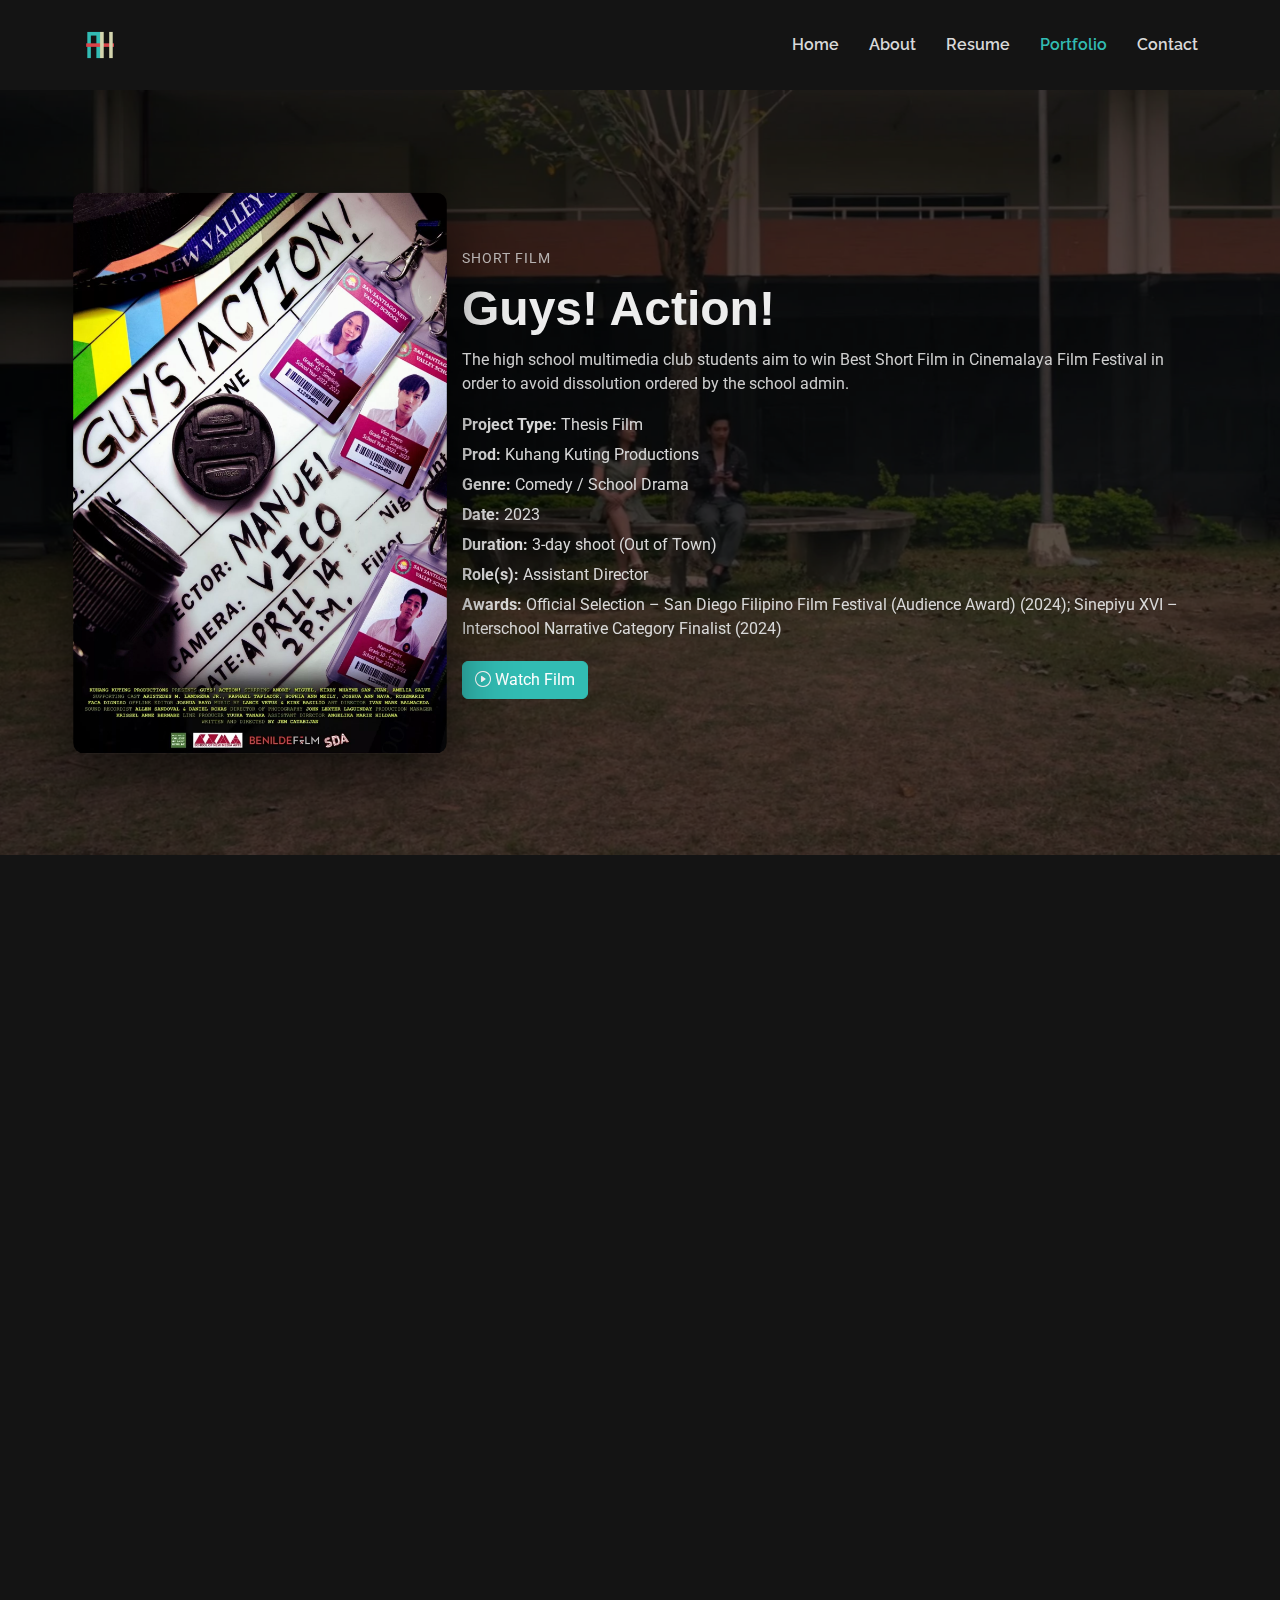
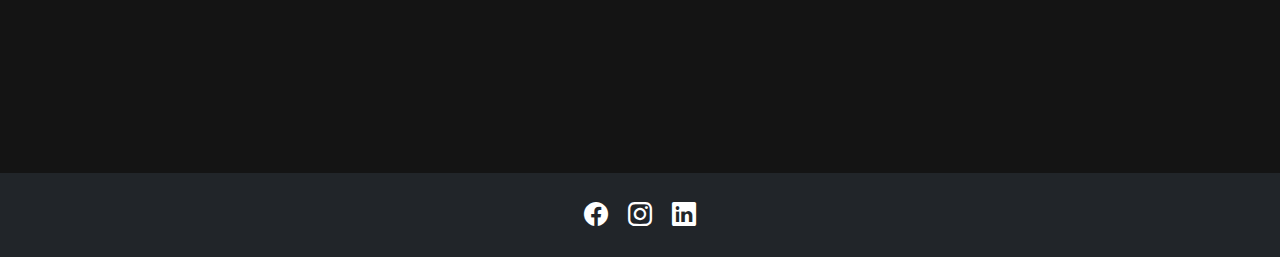
<file: projects/guys.html>
<!DOCTYPE html>
<html lang="en">

<head>
  <meta charset="utf-8">
  <meta name="viewport" content="width=device-width, initial-scale=1.0">

  <title>Guys! Action! | Angel Hildawa</title>
  <meta name="description" content="Guys! Action! is a thesis short film. Assistant Director work by Angel Hildawa—a high school multimedia club aims to win Best Short Film at Cinemalaya to avoid dissolution ordered by the school administration.">

  <!-- Open Graph -->
  <meta property="og:title" content="Guys! Action! | Angel Hildawa">
  <meta property="og:description" content="Thesis short film (Comedy/School Drama). Assistant Director: Angel Hildawa.">
  <meta property="og:image" content="../assets/img/portfolio/guys/bts1.webp">
  <meta property="og:type" content="website">

  <!-- Favicons -->
  <link href="../assets/img/favicon.png" rel="icon">
  <link href="../assets/img/apple-touch-icon.png" rel="apple-touch-icon">

  <!-- Fonts -->
  <link href="https://fonts.googleapis.com" rel="preconnect">
  <link href="https://fonts.gstatic.com" rel="preconnect" crossorigin>
  <link href="https://fonts.googleapis.com/css2?family=Roboto:wght@300;400;500;700;900&family=Raleway:wght@300;400;500;600;700;800;900&display=swap" rel="stylesheet">

  <!-- Vendor CSS -->
  <link href="../assets/vendor/bootstrap/css/bootstrap.min.css" rel="stylesheet">
  <link href="../assets/vendor/bootstrap-icons/bootstrap-icons.css" rel="stylesheet">
  <link href="../assets/vendor/aos/aos.css" rel="stylesheet">
  <link href="../assets/vendor/glightbox/css/glightbox.min.css" rel="stylesheet">
  <link href="../assets/vendor/swiper/swiper-bundle.min.css" rel="stylesheet">

  <!-- Main CSS -->
  <link href="../assets/css/main.css" rel="stylesheet">

  <!-- Page-specific styles (kept inline for this single page) -->
  <style>
.project-hero{
  position: relative;
  height: 85vh;
  margin-top: 90px; /* fixed header offset */
  overflow: hidden;
}

/* Background carousel at the bottom */
.project-hero-bg{
  position: absolute;
  inset: 0;
  z-index: 1;
}

.project-hero-bg,
.project-hero-bg .swiper-wrapper,
.project-hero-bg .swiper-slide{
  height: 100%;
}

.project-hero-bg img{
  width: 100%;
  height: 100%;
  object-fit: cover;
}

/* Overlay above the background */
.project-hero-overlay{
  position: absolute;
  inset: 0;
  z-index: 2;
  background: rgba(0,0,0,0.65);
  display: flex;
  align-items: center;
}

/* Ensure overlay content sits above */
.project-hero-overlay .container{
  position: relative;
  z-index: 3;
}

.hero-poster{
  max-height: 65vh;
  border-radius: 10px;
  box-shadow: 0 20px 60px rgba(0,0,0,0.6);
}

.project-type{
  text-transform: uppercase;
  letter-spacing: 1px;
  opacity: 0.8;
  font-size: 0.85rem;
}

.project-title{
  font-size: 3rem;
  margin: 10px 0;
  font-weight: bold;
}

.project-logline{
  max-width: 720px;
  margin: 0 0 16px;
  opacity: 0.95;
  line-height: 1.55;
}

.hero-meta{
  list-style: none;
  padding: 0;
  margin: 0 0 20px;
}

.hero-meta li{
  margin-bottom: 6px;
}

.hero-actions{
  display: flex;
  gap: 12px;
  flex-wrap: wrap;
}

@media (max-width: 767.98px) {
  .back-to-portfolio {
    display: none;
  }
}


 /* ✅ MOBILE: hero is only the carousel + overlay content (no poster inside) */
    @media (max-width: 991px) {
    .project-hero {
        height: auto;      
        min-height: 100vh;
      }

      .project-hero {
      
        padding-bottom: 32px;
      }

      .project-hero-overlay {
        align-items: flex-start;
        padding: 90px 0 24px; /* clears fixed header */
      }

      .project-title {
        font-size: 2.2rem;
      }
      
      
@media (max-width: 991px) {
  .d-lg-none.section .container {
    padding-left: 16px;   /* horizontal spacing */
    padding-right: 16px;
    padding-top: 48px;
  }

  .d-lg-none.section img {
    padding: 0;           /* image itself has NO padding */
    margin-bottom: 16px;  /* spacing below poster */
  }
}

/* Remove mobile gap between poster and next section */
@media (max-width: 991px) {
  .mobile-poster-section {
    padding-bottom: 0 !important;
    margin-bottom: 0 !important;
  }

  #portfolio-details {
    padding-top: 0 !important;
    margin-top: 0 !important;
  }

  /* If Key Highlights has margin-top */
  .highlights-box {
    margin-top: 0 !important;
  }
}





    }
  </style>
</head>

<body class="portfolio-details-page">

  <header id="header" class="header d-flex align-items-center fixed-top">
    <div class="container-fluid container-xl position-relative d-flex align-items-center">

      <a href="../index.html" class="logo d-flex align-items-center me-auto">
        <img src="../assets/img/logo.webp" alt="Angel Hildawa Logo">
      </a>

      <nav id="navmenu" class="navmenu">
        <ul>
          <li><a href="../index.html#hero">Home</a></li>
          <li><a href="../index.html#about">About</a></li>
          <li><a href="../index.html#resume">Resume</a></li>
          <li><a href="../index.html#portfolio" class="active">Portfolio</a></li>
          <li><a href="../index.html#contact">Contact</a></li>
        </ul>
        <i class="mobile-nav-toggle d-xl-none bi bi-list"></i>
      </nav>

    </div>
  </header>

  <main class="main">

    <!-- HERO: Big BTS Carousel with translucent black overlay -->
    <section id="project-hero" class="project-hero">

      <!-- Background BTS Carousel -->
      <div class="project-hero-bg swiper init-swiper">
        <script type="application/json" class="swiper-config">
          {
            "loop": true,
            "speed": 700,
            "autoplay": { "delay": 3500 },
            "effect": "fade"
          }
        </script>

        <div class="swiper-wrapper">
          <div class="swiper-slide"><img src="../assets/img/portfolio/guys/still 1.webp" alt="Guys! Action! Still 1"></div>
          <div class="swiper-slide"><img src="../assets/img/portfolio/guys/still 2.webp" alt="Guys! Action! Still 2"></div>
          <div class="swiper-slide"><img src="../assets/img/portfolio/guys/still 3.webp" alt="Guys! Action! Still 3"></div>
        </div>
      </div>

      <!-- Overlay content -->
      <div class="project-hero-overlay">
        <div class="container">
          <div class="row align-items-center g-4">

            <!-- Poster (desktop only) -->
            <div class="col-lg-4 d-none d-lg-block" data-aos="fade-up">
              <a href="../assets/img/portfolio/guys/poster.webp" class="glightbox">
                <img src="../assets/img/portfolio/guys/poster.webp" class="hero-poster img-fluid" alt="Guys! Action! Film Poster">
              </a>
            </div>

            <!-- Details -->
            <div class="col-lg-8" data-aos="fade-up" data-aos-delay="100">
              <span class="project-type">Short Film</span>
              <h1 class="project-title">Guys! Action!</h1>

              <p class="project-logline">
                The high school multimedia club students aim to win Best Short Film in Cinemalaya Film Festival in order to avoid dissolution ordered by the school admin.
              </p>

              <ul class="hero-meta">
                <li><strong>Project Type:</strong> Thesis Film</li>
                <li><strong>Prod:</strong> Kuhang Kuting Productions</li>
                <li><strong>Genre:</strong> Comedy / School Drama</li>
                <li><strong>Date:</strong> 2023</li>
                <li><strong>Duration:</strong> 3-day shoot (Out of Town)</li>
                <li><strong>Role(s):</strong> Assistant Director</li>
                <li><strong>Awards:</strong> Official Selection – San Diego Filipino Film Festival (Audience Award) (2024); Sinepiyu XVI – Interschool Narrative Category Finalist (2024)</li>
              </ul>

              <div class="hero-actions">
                <a href="https://www.facebook.com/JemCats/videos/564270962438392"
                   target="_blank"
                   rel="noopener noreferrer"
                   class="btn btn-primary">
                  <i class="bi bi-play-circle"></i> Watch Film
                </a>
              </div>

            </div>

          </div>
        </div>
      </div>

    </section>

    <!-- ✅ Mobile Poster Section (not inside the hero so it never gets cut) -->
    <section class="d-lg-none section pt-0 pb-0 mobile-poster-section">

      <div class="container">
        <a href="../assets/img/portfolio/guys/poster.webp" class="glightbox">
          <img src="../assets/img/portfolio/guys/poster.webp" alt="Guys! Action! Film Poster" class="img-fluid rounded w-100">
        </a>
      </div>
    </section>

    <!-- Main Content Section -->
    <section id="portfolio-details" class="portfolio-details section pt-0">
      <div class="container" data-aos="fade-up" data-aos-delay="100">

        <div class="row gy-5">

          <!-- LEFT COLUMN: Overview + Highlights + Gallery -->
          <div class="col-lg-8">

            <div class="portfolio-content">
              <h3>Project Overview</h3>
              <p>
                This thesis film marked my first experience as Assistant Director in a large crew composed of older students who had already worked together before. I was responsible for mounting and directing a team managing six cast members across a three-day out-of-town shoot. Since the film was a “film in a film”, I also had to track and plan for the different aspect ratios, cinematography styles, and internal story elements required for each layer. The project challenged my leadership, communication, and organizational skills, ultimately earning festival selections and awards.
              </p>
              <div class="highlights-box">
                <h4>Key Highlights</h4>
                <ul>
                  <li><i class="bi bi-check-circle"></i> First major AD role with a larger and more senior crew.</li>
                  <li><i class="bi bi-check-circle"></i> Managed six cast members and coordinated scenes across multiple locations.</li>
                  <li><i class="bi bi-check-circle"></i> Successfully mounted a three-day out-of-town production.</li>
                  <li><i class="bi bi-check-circle"></i> Film later selected by local and international festivals.</li>
                </ul>
              </div>

             <!-- Photo Gallery -->
<div class="mt-4">
  <h3>Photo Gallery</h3>

  <div class="swiper photo-gallery-swiper init-swiper">
    <script src="../assets/vendor/swiper/swiper-bundle.min.js"></script>

    <script type="application/json" class="swiper-config">
      {
  "slidesPerView": 1.1,
  "spaceBetween": 12,
  "loop": true,
  "autoplay": {
    "delay": 3000,
    "disableOnInteraction": false
  },
  "pagination": {
    "el": ".swiper-pagination",
    "clickable": true
  },
  "breakpoints": {
    "768": {
      "slidesPerView": 3,
      "spaceBetween": 16
    }
  }
  
}

    </script>

    <div class="swiper-wrapper">

      <div class="swiper-slide">
        <a href="../assets/img/portfolio/guys/bts1.webp" class="glightbox" data-gallery="guys-stills">
          <img src="../assets/img/portfolio/guys/bts1.webp" alt="Guys! Action! still 1" class="img-fluid rounded">
        </a>
      </div>

      <div class="swiper-slide">
        <a href="../assets/img/portfolio/guys/bts2.webp" class="glightbox" data-gallery="guys-stills">
          <img src="../assets/img/portfolio/guys/bts2.webp" alt="Guys! Action! still 2" class="img-fluid rounded">
        </a>
      </div>

      <div class="swiper-slide">
        <a href="../assets/img/portfolio/guys/bts3.webp" class="glightbox" data-gallery="guys-stills">
          <img src="../assets/img/portfolio/guys/bts3.webp" alt="Guys! Action! still 3" class="img-fluid rounded">
        </a>
      </div>

      <div class="swiper-slide">
        <a href="../assets/img/portfolio/guys/bts4.webp" class="glightbox" data-gallery="guys-stills">
          <img src="../assets/img/portfolio/guys/bts4.webp" alt="Guys! Action! still 4" class="img-fluid rounded">
        </a>
      </div>

      <div class="swiper-slide">
        <a href="../assets/img/portfolio/guys/bts5.webp" class="glightbox" data-gallery="guys-stills">
          <img src="../assets/img/portfolio/guys/bts5.webp" alt="Guys! Action! still 5" class="img-fluid rounded">
        </a>
      </div>

      <div class="swiper-slide">
        <a href="../assets/img/portfolio/guys/bts6.webp" class="glightbox" data-gallery="guys-stills">
          <img src="../assets/img/portfolio/guys/bts6.webp" alt="Guys! Action! still 6" class="img-fluid rounded">
        </a>
      </div>

    </div>

    <div class="swiper-pagination mt-3"></div>
  </div>
</div>


              <div class="mt-4 back-to-portfolio">

                <a href="../index.html#portfolio" class="btn btn-outline-secondary">
                  <i class="bi bi-arrow-left"></i> Back to Portfolio
                </a>
              </div>

            </div>

          </div>

          <!-- RIGHT COLUMN: Credits + Special Thanks (clickable IG usernames) -->
          <div class="col-lg-4">
            <div class="sidebar">

              <div class="tags-card" data-aos="fade-up" data-aos-delay="200">
                <h3>Credits</h3>
                <hr>
                  
                <div class="credits-list">
                  <p>
                    <strong>Starring</strong><br>
                    André Miguel<br>
                    Wayne San Juan<br>
                    Amelia Salve
                  </p>

                  <p>
                    <strong>Supporting Cast</strong><br>
                    Aristedes M Lamorena Jr.<br>
                    Pia Ann Meily<br>
                    Raphael Tapiador<br>
                    Joshua Ann Nava<br>
                    Rosemarie Faca Dioniso
                  </p>

                  <p>
                    <strong>Written and Directed by</strong><br>
                    Jem Catabijan
                  </p>

                  <p>
                    <strong>Assistant Director</strong><br>
                    <a href="https://www.instagram.com/angelhildawa" target="_blank" rel="noopener noreferrer">@angelhildawa</a>
                  </p>

                  <p>
                    <strong>Line Producer</strong><br>
                    Yuuka Tanaka
                  </p>

                  <p>
                    <strong>Production Manager</strong><br>
                    Krissel Bernabe
                  </p>

                 

                </div>

               

              

              </div>

            </div>
          </div>

        </div>

      </div>
    </section>

  </main>

  <!-- Footer -->
  <footer class="bg-dark text-white py-4">
    <div class="container text-center">
      <a href="https://www.facebook.com/aaangeeeellllll" class="text-white mx-2" target="_blank" rel="noopener noreferrer">
        <i class="bi bi-facebook" style="font-size: 1.5rem;"></i>
      </a>
      <a href="https://www.instagram.com/angelhildawa" class="text-white mx-2" target="_blank" rel="noopener noreferrer">
        <i class="bi bi-instagram" style="font-size: 1.5rem;"></i>
      </a>
      <a href="https://www.linkedin.com/in/angelhildawa" class="text-white mx-2" target="_blank" rel="noopener noreferrer">
        <i class="bi bi-linkedin" style="font-size: 1.5rem;"></i>
      </a>
    </div>
  </footer>

  <!-- Scroll Top -->
  <a href="#" id="scroll-top" class="scroll-top d-flex align-items-center justify-content-center">
    <i class="bi bi-arrow-up-short"></i>
  </a>

  <!-- Vendor JS -->
  <script src="../assets/vendor/bootstrap/js/bootstrap.bundle.min.js"></script>
  <script src="../assets/vendor/aos/aos.js"></script>
  <script src="../assets/vendor/glightbox/js/glightbox.min.js"></script>
  <script src="../assets/vendor/imagesloaded/imagesloaded.pkgd.min.js"></script>
  <script src="../assets/vendor/isotope-layout/isotope.pkgd.min.js"></script>
  <script src="../assets/vendor/swiper/swiper-bundle.min.js"></script>

  <!-- Main JS -->
  <script src="../assets/js/main.js"></script>

</body>
</html>
</file>
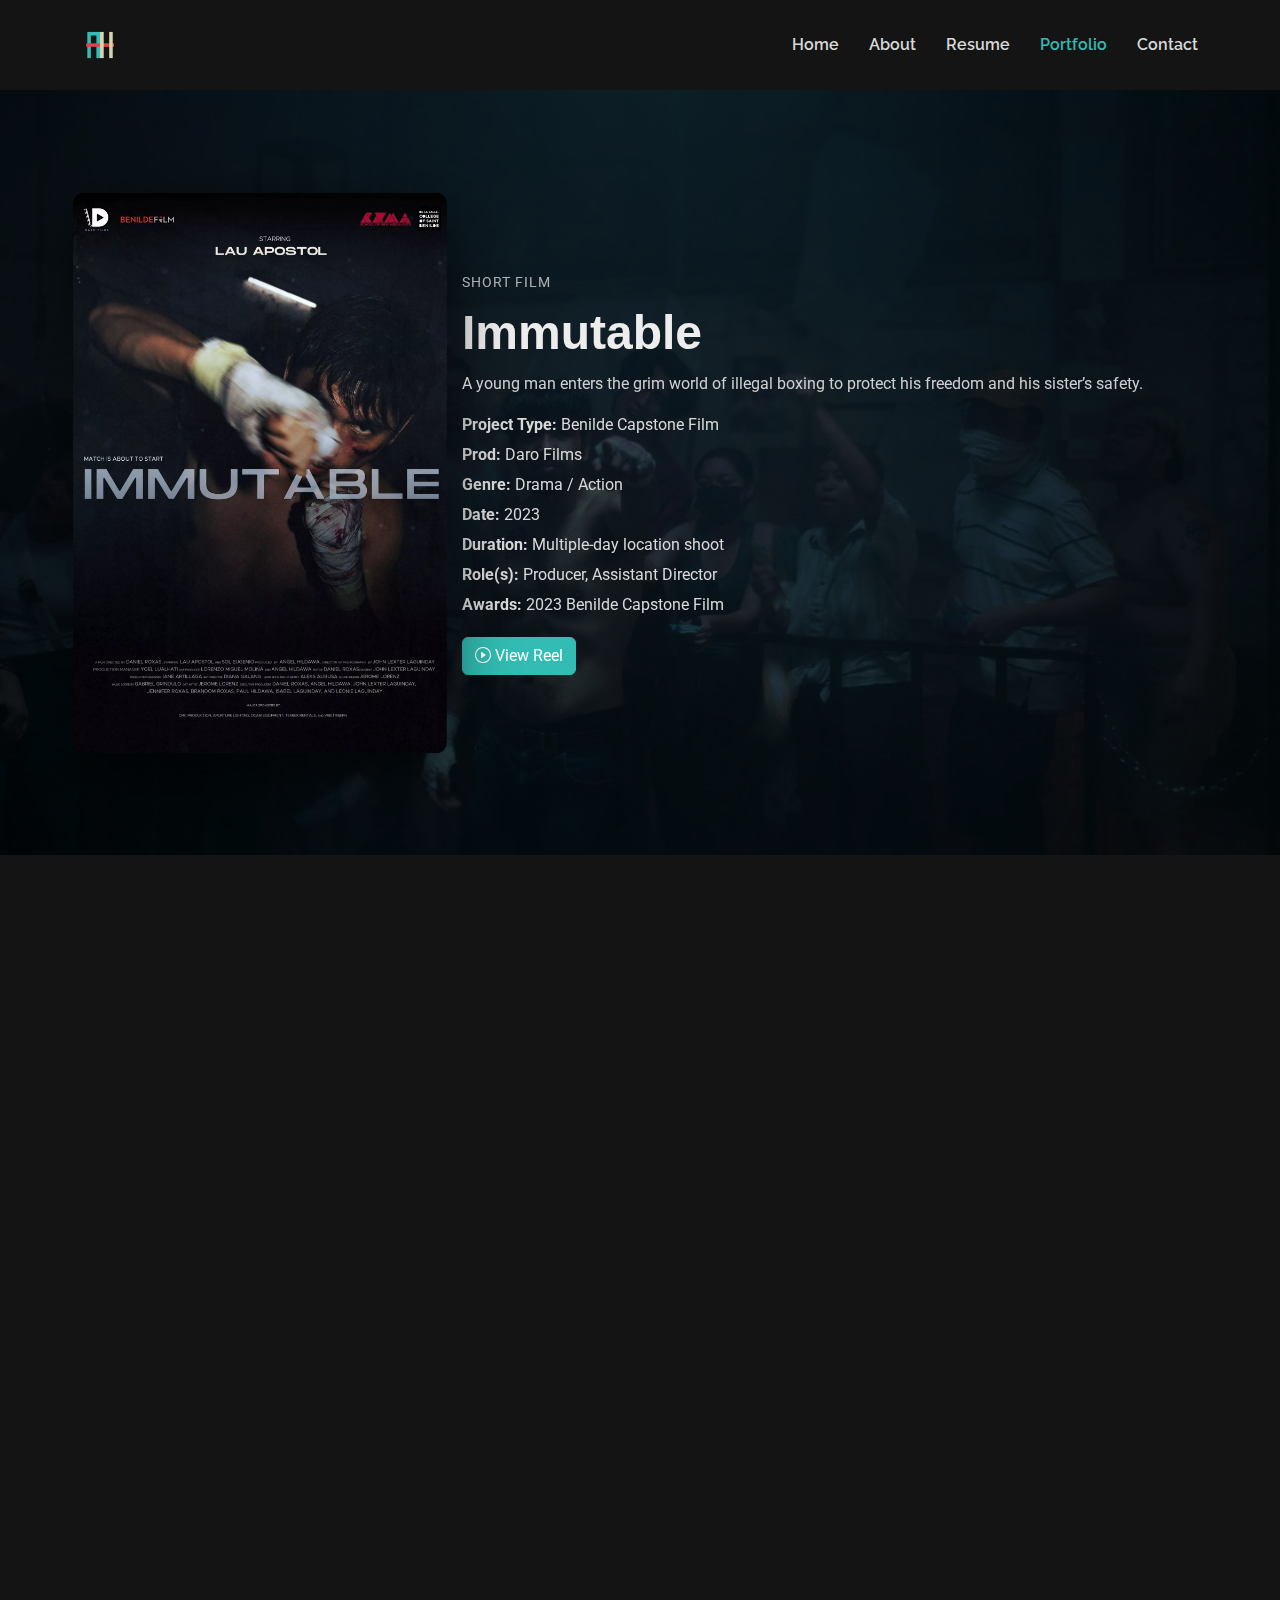
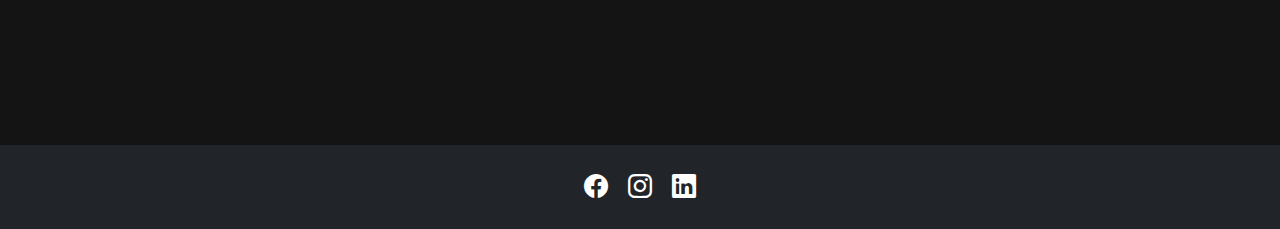
<file: projects/immu.html>
<!DOCTYPE html>
<html lang="en">

<head>
  <meta charset="utf-8">
  <meta name="viewport" content="width=device-width, initial-scale=1.0">

  <title>Immutable | Angel Hildawa</title>
  <meta name="description" content="Immutable is a Benilde capstone short film. Producer and Assistant Director work by Angel Hildawa—an action-drama about illegal boxing, freedom, and protecting family.">

  <!-- Open Graph -->
  <meta property="og:title" content="Immutable | Angel Hildawa">
  <meta property="og:description" content="Benilde capstone short film (Drama/Action). Producer & Assistant Director: Angel Hildawa.">
  <meta property="og:image" content="../assets/img/portfolio/immu/bts1.webp">
  <meta property="og:type" content="website">

  <!-- Favicons -->
  <link href="../assets/img/favicon.png" rel="icon">
  <link href="../assets/img/apple-touch-icon.png" rel="apple-touch-icon">

  <!-- Fonts -->
  <link href="https://fonts.googleapis.com" rel="preconnect">
  <link href="https://fonts.gstatic.com" rel="preconnect" crossorigin>
  <link href="https://fonts.googleapis.com/css2?family=Roboto:wght@300;400;500;700;900&family=Raleway:wght@300;400;500;600;700;800;900&display=swap" rel="stylesheet">

  <!-- Vendor CSS -->
  <link href="../assets/vendor/bootstrap/css/bootstrap.min.css" rel="stylesheet">
  <link href="../assets/vendor/bootstrap-icons/bootstrap-icons.css" rel="stylesheet">
  <link href="../assets/vendor/aos/aos.css" rel="stylesheet">
  <link href="../assets/vendor/glightbox/css/glightbox.min.css" rel="stylesheet">
  <link href="../assets/vendor/swiper/swiper-bundle.min.css" rel="stylesheet">

  <!-- Main CSS -->
  <link href="../assets/css/main.css" rel="stylesheet">

  <!-- Page-specific styles (kept inline for this single page) -->
  <style>
.project-hero{
  position: relative;
  height: 85vh;
  margin-top: 90px; /* fixed header offset */
  overflow: hidden;
}

/* Background carousel at the bottom */
.project-hero-bg{
  position: absolute;
  inset: 0;
  z-index: 1;
}

.project-hero-bg,
.project-hero-bg .swiper-wrapper,
.project-hero-bg .swiper-slide{
  height: 100%;
}

.project-hero-bg img{
  width: 100%;
  height: 100%;
  object-fit: cover;
}

/* Overlay above the background */
.project-hero-overlay{
  position: absolute;
  inset: 0;
  z-index: 2;
  background: rgba(0,0,0,0.65);
  display: flex;
  align-items: center;
}

/* Ensure overlay content sits above */
.project-hero-overlay .container{
  position: relative;
  z-index: 3;
}

.hero-poster{
  max-height: 65vh;
  border-radius: 10px;
  box-shadow: 0 20px 60px rgba(0,0,0,0.6);
}

.project-type{
  text-transform: uppercase;
  letter-spacing: 1px;
  opacity: 0.8;
  font-size: 0.85rem;
}

.project-title{
  font-size: 3rem;
  margin: 10px 0;
  font-weight: bold;
}

.project-logline{
  max-width: 720px;
  margin: 0 0 16px;
  opacity: 0.95;
  line-height: 1.55;
}

.hero-meta{
  list-style: none;
  padding: 0;
  margin: 0 0 20px;
}

.hero-meta li{
  margin-bottom: 6px;
}

.hero-actions{
  display: flex;
  gap: 12px;
  flex-wrap: wrap;
}

@media (max-width: 767.98px) {
  .back-to-portfolio {
    display: none;
  }
}


 /* ✅ MOBILE: hero is only the carousel + overlay content (no poster inside) */
    @media (max-width: 991px) {
      .project-hero {
        height: auto;      /* hero is just the big carousel */
        min-height: 70vh;
      }

      .project-hero {
      
        padding-bottom: 32px;
      }

      .project-hero-overlay {
        align-items: flex-start;
        padding: 90px 0 24px; /* clears fixed header */
      }

      .project-title {
        font-size: 2.2rem;
      }
      
      
@media (max-width: 991px) {
  .d-lg-none.section .container {
    padding-left: 16px;   /* horizontal spacing */
    padding-right: 16px;
    padding-top: 48px;
  }

  .d-lg-none.section img {
    padding: 0;           /* image itself has NO padding */
    margin-bottom: 16px;  /* spacing below poster */
  }
}

/* Remove mobile gap between poster and next section */
@media (max-width: 991px) {
  .mobile-poster-section {
    padding-bottom: 0 !important;
    margin-bottom: 0 !important;
  }

  #portfolio-details {
    padding-top: 0 !important;
    margin-top: 0 !important;
  }

  /* If Key Highlights has margin-top */
  .highlights-box {
    margin-top: 0 !important;
  }
}





    }
  </style>
</head>

<body class="portfolio-details-page">

  <header id="header" class="header d-flex align-items-center fixed-top">
    <div class="container-fluid container-xl position-relative d-flex align-items-center">

      <a href="../index.html" class="logo d-flex align-items-center me-auto">
        <img src="../assets/img/logo.webp" alt="Angel Hildawa Logo">
      </a>

      <nav id="navmenu" class="navmenu">
        <ul>
          <li><a href="../index.html#hero">Home</a></li>
          <li><a href="../index.html#about">About</a></li>
          <li><a href="../index.html#resume">Resume</a></li>
          <li><a href="../index.html#portfolio" class="active">Portfolio</a></li>
          <li><a href="../index.html#contact">Contact</a></li>
        </ul>
        <i class="mobile-nav-toggle d-xl-none bi bi-list"></i>
      </nav>

    </div>
  </header>

  <main class="main">

    <!-- HERO: Big BTS Carousel with translucent black overlay -->
    <section id="project-hero" class="project-hero">

      <!-- Background BTS Carousel -->
      <div class="project-hero-bg swiper init-swiper">
        <script type="application/json" class="swiper-config">
          {
            "loop": true,
            "speed": 700,
            "autoplay": { "delay": 3500 },
            "effect": "fade"
          }
        </script>

        <div class="swiper-wrapper">
          <div class="swiper-slide"><img src="../assets/img/portfolio/immu/still 1.webp" alt="Immutable BTS 1"></div>
          <div class="swiper-slide"><img src="../assets/img/portfolio/immu/still 2.webp" alt="Immutable BTS 2"></div>
          <div class="swiper-slide"><img src="../assets/img/portfolio/immu/still 3.webp" alt="Immutable BTS 3"></div>
        </div>
      </div>

      <!-- Overlay content -->
      <div class="project-hero-overlay">
        <div class="container">
          <div class="row align-items-center g-4">

            <!-- Poster (desktop only) -->
            <div class="col-lg-4 d-none d-lg-block" data-aos="fade-up">
              <a href="../assets/img/portfolio/immu/poster.webp" class="glightbox">
                <img src="../assets/img/portfolio/immu/poster.webp" class="hero-poster img-fluid" alt="Immutable Film Poster">
              </a>
            </div>

            <!-- Details -->
            <div class="col-lg-8" data-aos="fade-up" data-aos-delay="100">
              <span class="project-type">Short Film</span>
              <h1 class="project-title">Immutable</h1>

              <p class="project-logline">
                A young man enters the grim world of illegal boxing to protect his freedom and his sister’s safety.
              </p>

              <ul class="hero-meta">
                <li><strong>Project Type:</strong> Benilde Capstone Film</li>
                <li><strong>Prod:</strong> Daro Films</li>
                <li><strong>Genre:</strong> Drama / Action</li>
                <li><strong>Date:</strong> 2023</li>
                <li><strong>Duration:</strong> Multiple-day location shoot</li>
                <li><strong>Role(s):</strong> Producer, Assistant Director</li>
                <li><strong>Awards:</strong> 2023 Benilde Capstone Film</li>
              </ul>

              <div class="hero-actions">
                <a href="https://www.instagram.com/p/C0Bhq6YPGxV/"
                   target="_blank"
                   rel="noopener noreferrer"
                   class="btn btn-primary">
                  <i class="bi bi-play-circle"></i> View Reel
                </a>
              </div>

            </div>

          </div>
        </div>
      </div>

    </section>

    <!-- ✅ Mobile Poster Section (not inside the hero so it never gets cut) -->
    <section class="d-lg-none section pt-0 pb-0 mobile-poster-section">

      <div class="container">
        <a href="../assets/img/portfolio/immu/poster.webp" class="glightbox">
          <img src="../assets/img/portfolio/immu/poster.webp" alt="Immutable Film Poster" class="img-fluid rounded w-100">
        </a>
      </div>
    </section>

    <!-- Main Content Section -->
    <section id="portfolio-details" class="portfolio-details section pt-0">
      <div class="container" data-aos="fade-up" data-aos-delay="100">

        <div class="row gy-5">

          <!-- LEFT COLUMN: Overview + Highlights + Gallery -->
          <div class="col-lg-8">

            <div class="portfolio-content">
              <h3>Project Overview</h3>
              <p>
                As one of the three thesis proponents for this capstone film, I handled full-scale production logistics for a story requiring large set builds and multiple complex locations. We transformed a warehouse into an illegal boxing arena, shot in a moving bus, and coordinated exterior and interior setups. The film required extensive pre-production planning, stunt coordination, and tight scheduling to pull off safely and effectively.
              </p>
              <div class="highlights-box">
                <h4>Key Highlights</h4>
                <ul>
                  <li><i class="bi bi-check-circle"></i> Led logistics for a large-scale student production involving multiple high-complexity locations.</li>
                  <li><i class="bi bi-check-circle"></i> Coordinated stunts and transformed a warehouse into an illegal boxing ring.</li>
                  <li><i class="bi bi-check-circle"></i> Managed moving-bus sequences and outdoor logistics.</li>
                  <li><i class="bi bi-check-circle"></i> Oversaw pre-production planning across all departments.</li>
                </ul>
              </div>

             <!-- Photo Gallery -->
<div class="mt-4">
  <h3>Photo Gallery</h3>

  <div class="swiper photo-gallery-swiper init-swiper">
    <script src="../assets/vendor/swiper/swiper-bundle.min.js"></script>

    <script type="application/json" class="swiper-config">
      {
  "slidesPerView": 1.1,
  "spaceBetween": 12,
  "loop": true,
  "autoplay": {
    "delay": 3000,
    "disableOnInteraction": false
  },
  "pagination": {
    "el": ".swiper-pagination",
    "clickable": true
  },
  "breakpoints": {
    "768": {
      "slidesPerView": 3,
      "spaceBetween": 16
    }
  }
  
}

    </script>

    <div class="swiper-wrapper">

      <div class="swiper-slide">
        <a href="../assets/img/portfolio/immu/bts1.webp" class="glightbox" data-gallery="immu-stills">
          <img src="../assets/img/portfolio/immu/bts1.webp" alt="Immutable still 1" class="img-fluid rounded">
        </a>
      </div>

      <div class="swiper-slide">
        <a href="../assets/img/portfolio/immu/bts2.webp" class="glightbox" data-gallery="immu-stills">
          <img src="../assets/img/portfolio/immu/bts2.webp" alt="Immutable still 2" class="img-fluid rounded">
        </a>
      </div>

      <div class="swiper-slide">
        <a href="../assets/img/portfolio/immu/bts3.webp" class="glightbox" data-gallery="immu-stills">
          <img src="../assets/img/portfolio/immu/bts3.webp" alt="Immutable still 3" class="img-fluid rounded">
        </a>
      </div>

      <div class="swiper-slide">
        <a href="../assets/img/portfolio/immu/bts4.webp" class="glightbox" data-gallery="immu-stills">
          <img src="../assets/img/portfolio/immu/bts4.webp" alt="Immutable still 4" class="img-fluid rounded">
        </a>
      </div>

      <div class="swiper-slide">
        <a href="../assets/img/portfolio/immu/bts5.webp" class="glightbox" data-gallery="immu-stills">
          <img src="../assets/img/portfolio/immu/bts5.webp" alt="Immutable still 5" class="img-fluid rounded">
        </a>
      </div>

      <div class="swiper-slide">
        <a href="../assets/img/portfolio/immu/bts6.webp" class="glightbox" data-gallery="immu-stills">
          <img src="../assets/img/portfolio/immu/bts6.webp" alt="Immutable still 6" class="img-fluid rounded">
        </a>
      </div>

    </div>

    <div class="swiper-pagination mt-3"></div>
  </div>
</div>


              <div class="mt-4 back-to-portfolio">

                <a href="../index.html#portfolio" class="btn btn-outline-secondary">
                  <i class="bi bi-arrow-left"></i> Back to Portfolio
                </a>
              </div>

            </div>

          </div>

          <!-- RIGHT COLUMN: Credits + Special Thanks (clickable IG usernames) -->
          <div class="col-lg-4">
            <div class="sidebar">

              <div class="tags-card" data-aos="fade-up" data-aos-delay="200">
                <h3>Credits</h3>
                  
                <div class="credits-list">
                  <p>
                    <strong>Starring</strong><br>
                    <a href="https://www.instagram.com/lau.apostol" target="_blank" rel="noopener noreferrer">@lau.apostol</a><br>
                    <a href="https://www.instagram.com/mrsoleugenio" target="_blank" rel="noopener noreferrer">@mrsoleugenio</a>
                  </p>

                  <p>
                    <strong>Director</strong><br>
                    <a href="https://www.instagram.com/d.rxs" target="_blank" rel="noopener noreferrer">@d.rxs</a>
                  </p>

                  <p>
                    <strong>Producer</strong><br>
                    <a href="https://www.instagram.com/angelhildawa" target="_blank" rel="noopener noreferrer">@angelhildawa</a>
                  </p>

                  <p>
                    <strong>Production Manager</strong><br>
                    <a href="https://www.instagram.com/yoellualhati" target="_blank" rel="noopener noreferrer">@yoellualhati</a>
                  </p>

                  <p>
                    <strong>Cinematographer</strong><br>
                    <a href="https://www.instagram.com/johnlexterrr" target="_blank" rel="noopener noreferrer">@johnlexterrr</a>
                  </p>

              
                </div>

                <hr>

                <h3 class="mt-3" style="font-weight: bold;">Special Thanks</h3>
                <ul class="list-unstyled mb-0">
  <li><a href="https://www.instagram.com/aputurephilippines" target="_blank" rel="noopener noreferrer" style="color: white;">@aputurephilippines</a></li>
  <li><a href="https://www.instagram.com/vibetribeph" target="_blank" rel="noopener noreferrer" style="color: white;">@vibetribeph</a></li>
  <li><a href="https://www.instagram.com/ajdespi" target="_blank" rel="noopener noreferrer" style="color: white;">@ajdespi</a></li>
  <li><a href="https://www.instagram.com/equinoxmanila" target="_blank" rel="noopener noreferrer" style="color: white;">@equinoxmanila</a></li>
  <li><a href="https://www.instagram.com/cmbfilms.ph" target="_blank" rel="noopener noreferrer" style="color: white;">@cmbfilms.ph</a></li>
  <li><a href="https://www.instagram.com/adam_studioworks" target="_blank" rel="noopener noreferrer" style="color: white;">@adam_studioworks</a></li>
</ul>

              </div>

            </div>
          </div>

        </div>

      </div>
    </section>

  </main>

  <!-- Footer -->
  <footer class="bg-dark text-white py-4">
    <div class="container text-center">
      <a href="https://www.facebook.com/aaangeeeellllll" class="text-white mx-2" target="_blank" rel="noopener noreferrer">
        <i class="bi bi-facebook" style="font-size: 1.5rem;"></i>
      </a>
      <a href="https://www.instagram.com/angelhildawa" class="text-white mx-2" target="_blank" rel="noopener noreferrer">
        <i class="bi bi-instagram" style="font-size: 1.5rem;"></i>
      </a>
      <a href="https://www.linkedin.com/in/angelhildawa" class="text-white mx-2" target="_blank" rel="noopener noreferrer">
        <i class="bi bi-linkedin" style="font-size: 1.5rem;"></i>
      </a>
    </div>
  </footer>

  <!-- Scroll Top -->
  <a href="#" id="scroll-top" class="scroll-top d-flex align-items-center justify-content-center">
    <i class="bi bi-arrow-up-short"></i>
  </a>

  <!-- Vendor JS -->
  <script src="../assets/vendor/bootstrap/js/bootstrap.bundle.min.js"></script>
  <script src="../assets/vendor/aos/aos.js"></script>
  <script src="../assets/vendor/glightbox/js/glightbox.min.js"></script>
  <script src="../assets/vendor/imagesloaded/imagesloaded.pkgd.min.js"></script>
  <script src="../assets/vendor/isotope-layout/isotope.pkgd.min.js"></script>
  <script src="../assets/vendor/swiper/swiper-bundle.min.js"></script>

  <!-- Main JS -->
  <script src="../assets/js/main.js"></script>

</body>
</html>
</file>
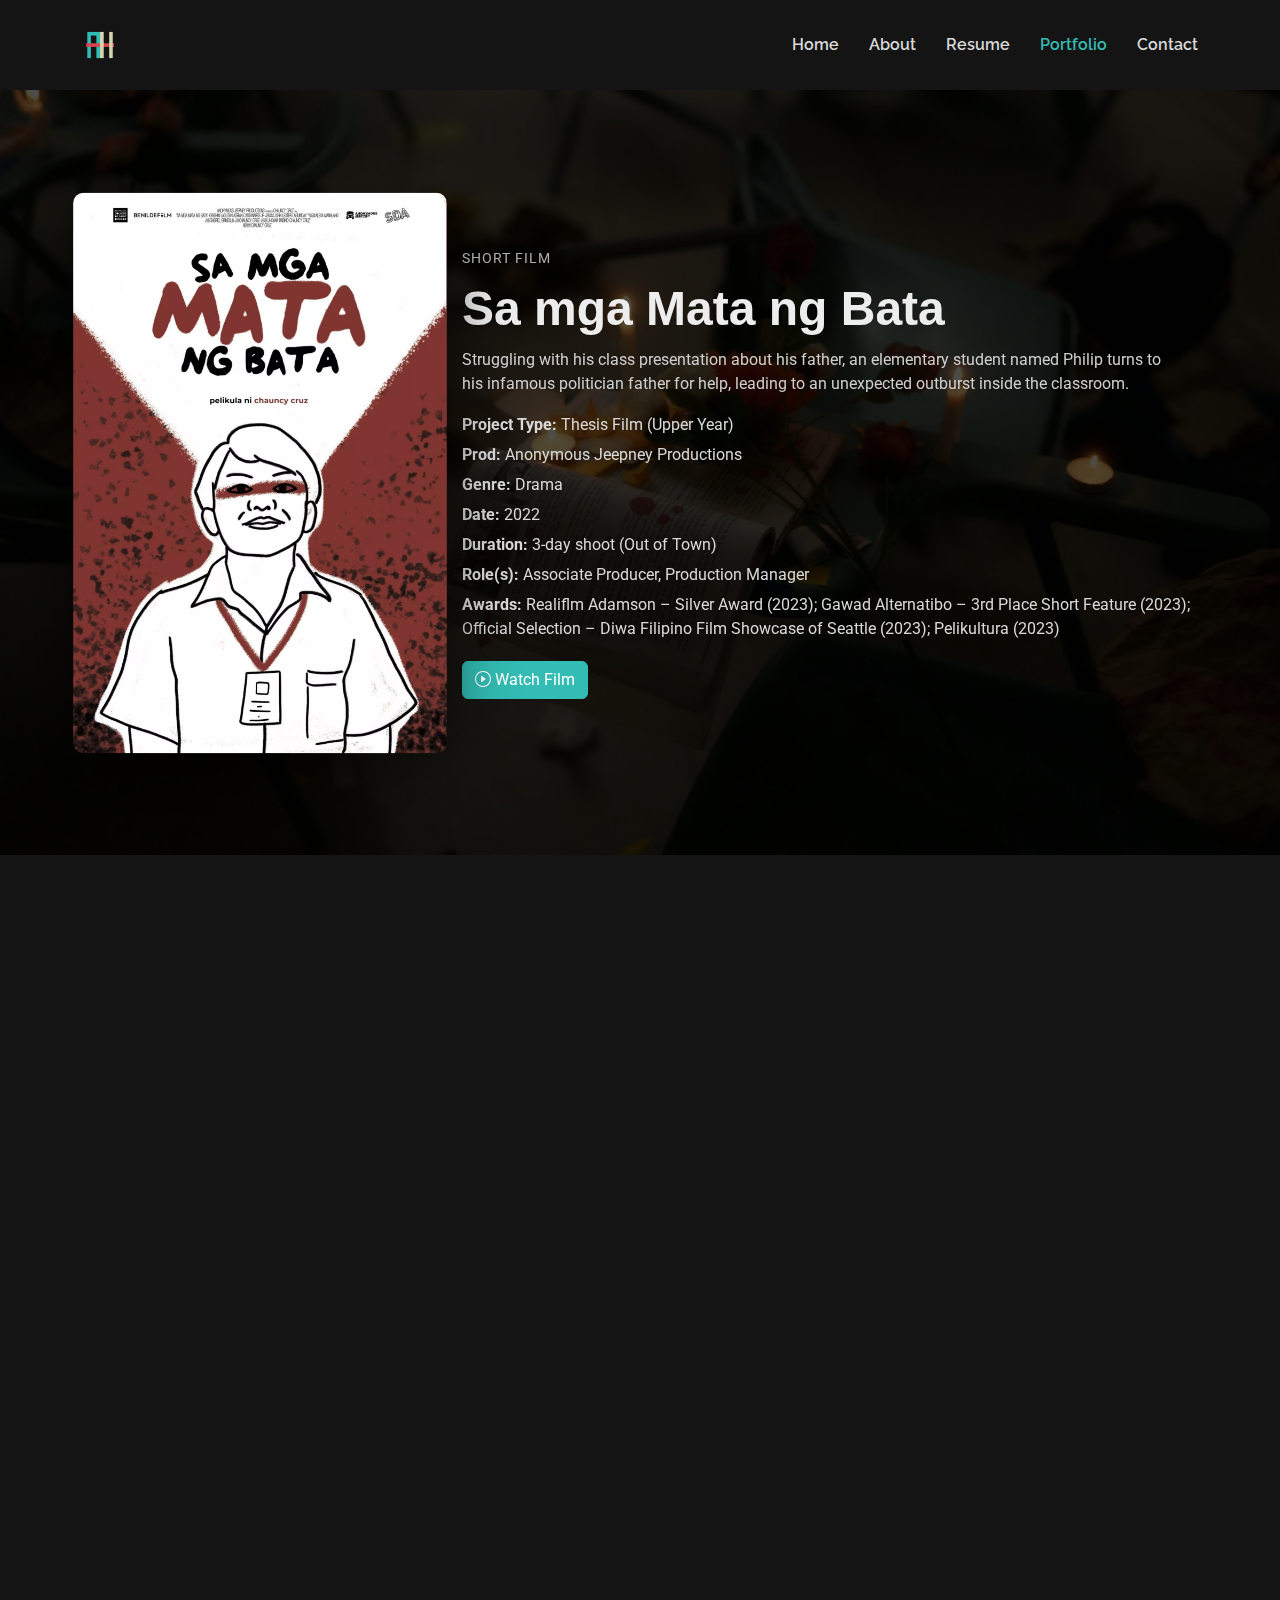
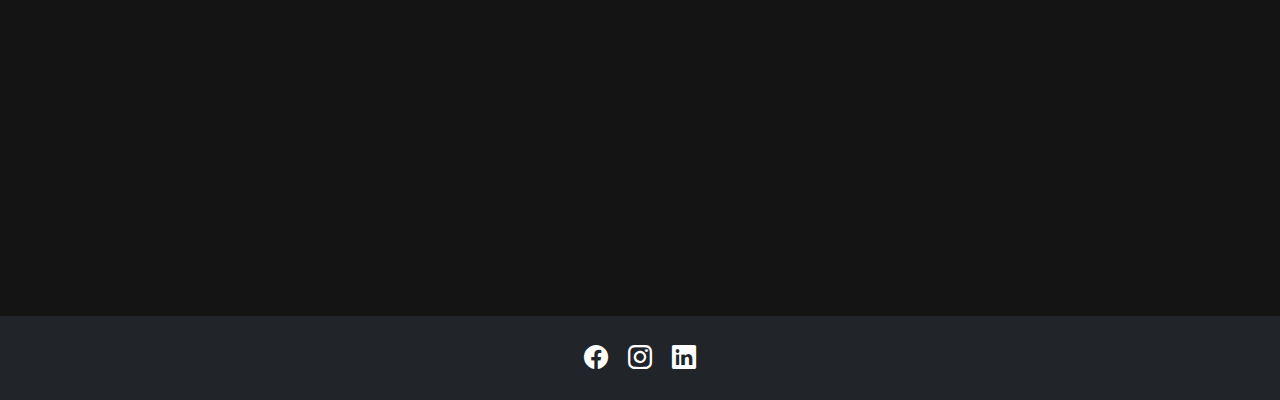
<file: projects/mata.html>
<!DOCTYPE html>
<html lang="en">

<head>
  <meta charset="utf-8">
  <meta name="viewport" content="width=device-width, initial-scale=1.0">

  <title>Sa mga Mata ng Bata | Angel Hildawa</title>
  <meta name="description" content="Sa mga Mata ng Bata is an upper-year thesis short film. Associate Producer & Production Manager work by Angel Hildawa—an elementary student’s presentation about his father sparks an unexpected classroom outburst.">

  <!-- Open Graph -->
  <meta property="og:title" content="Sa mga Mata ng Bata | Angel Hildawa">
  <meta property="og:description" content="Thesis short film (Drama). Associate Producer & Production Manager: Angel Hildawa.">
  <meta property="og:image" content="../assets/img/portfolio/mata/bts1.webp">
  <meta property="og:type" content="website">

  <!-- Favicons -->
  <link href="../assets/img/favicon.png" rel="icon">
  <link href="../assets/img/apple-touch-icon.png" rel="apple-touch-icon">

  <!-- Fonts -->
  <link href="https://fonts.googleapis.com" rel="preconnect">
  <link href="https://fonts.gstatic.com" rel="preconnect" crossorigin>
  <link href="https://fonts.googleapis.com/css2?family=Roboto:wght@300;400;500;700;900&family=Raleway:wght@300;400;500;600;700;800;900&display=swap" rel="stylesheet">

  <!-- Vendor CSS -->
  <link href="../assets/vendor/bootstrap/css/bootstrap.min.css" rel="stylesheet">
  <link href="../assets/vendor/bootstrap-icons/bootstrap-icons.css" rel="stylesheet">
  <link href="../assets/vendor/aos/aos.css" rel="stylesheet">
  <link href="../assets/vendor/glightbox/css/glightbox.min.css" rel="stylesheet">
  <link href="../assets/vendor/swiper/swiper-bundle.min.css" rel="stylesheet">

  <!-- Main CSS -->
  <link href="../assets/css/main.css" rel="stylesheet">

  <!-- Page-specific styles (kept inline for this single page) -->
  <style>
.project-hero{
  position: relative;
  height: 85vh;
  margin-top: 90px; /* fixed header offset */
  overflow: hidden;
}

/* Background carousel at the bottom */
.project-hero-bg{
  position: absolute;
  inset: 0;
  z-index: 1;
}

.project-hero-bg,
.project-hero-bg .swiper-wrapper,
.project-hero-bg .swiper-slide{
  height: 100%;
}

.project-hero-bg img{
  width: 100%;
  height: 100%;
  object-fit: cover;
}

/* Overlay above the background */
.project-hero-overlay{
  position: absolute;
  inset: 0;
  z-index: 2;
  background: rgba(0,0,0,0.65);
  display: flex;
  align-items: center;
}

/* Ensure overlay content sits above */
.project-hero-overlay .container{
  position: relative;
  z-index: 3;
}

.hero-poster{
  max-height: 65vh;
  border-radius: 10px;
  box-shadow: 0 20px 60px rgba(0,0,0,0.6);
}

.project-type{
  text-transform: uppercase;
  letter-spacing: 1px;
  opacity: 0.8;
  font-size: 0.85rem;
}

.project-title{
  font-size: 3rem;
  margin: 10px 0;
  font-weight: bold;
}

.project-logline{
  max-width: 720px;
  margin: 0 0 16px;
  opacity: 0.95;
  line-height: 1.55;
}

.hero-meta{
  list-style: none;
  padding: 0;
  margin: 0 0 20px;
}

.hero-meta li{
  margin-bottom: 6px;
}

.hero-actions{
  display: flex;
  gap: 12px;
  flex-wrap: wrap;
}

@media (max-width: 767.98px) {
  .back-to-portfolio {
    display: none;
  }
}


 /* ✅ MOBILE: hero is only the carousel + overlay content (no poster inside) */
    @media (max-width: 991px) {
      .project-hero {
        height: auto;      
        min-height: 110vh;
      }

      .project-hero {
      
        padding-bottom: 32px;
      }

      .project-hero-overlay {
        align-items: flex-start;
        padding: 90px 0 24px; /* clears fixed header */
      }

      .project-title {
        font-size: 2.2rem;
      }
      
      
@media (max-width: 991px) {
  .d-lg-none.section .container {
    padding-left: 16px;   /* horizontal spacing */
    padding-right: 16px;
    padding-top: 48px;
  }

  .d-lg-none.section img {
    padding: 0;           /* image itself has NO padding */
    margin-bottom: 16px;  /* spacing below poster */
  }
}

/* Remove mobile gap between poster and next section */
@media (max-width: 991px) {
  .mobile-poster-section {
    padding-bottom: 0 !important;
    margin-bottom: 0 !important;
  }

  #portfolio-details {
    padding-top: 0 !important;
    margin-top: 0 !important;
  }

  /* If Key Highlights has margin-top */
  .highlights-box {
    margin-top: 0 !important;
  }
}





    }
  </style>
</head>

<body class="portfolio-details-page">

  <header id="header" class="header d-flex align-items-center fixed-top">
    <div class="container-fluid container-xl position-relative d-flex align-items-center">

      <a href="../index.html" class="logo d-flex align-items-center me-auto">
        <img src="../assets/img/logo.webp" alt="Angel Hildawa Logo">
      </a>

      <nav id="navmenu" class="navmenu">
        <ul>
          <li><a href="../index.html#hero">Home</a></li>
          <li><a href="../index.html#about">About</a></li>
          <li><a href="../index.html#resume">Resume</a></li>
          <li><a href="../index.html#portfolio" class="active">Portfolio</a></li>
          <li><a href="../index.html#contact">Contact</a></li>
        </ul>
        <i class="mobile-nav-toggle d-xl-none bi bi-list"></i>
      </nav>

    </div>
  </header>

  <main class="main">

    <!-- HERO: Big BTS Carousel with translucent black overlay -->
    <section id="project-hero" class="project-hero">

      <!-- Background BTS Carousel -->
      <div class="project-hero-bg swiper init-swiper">
        <script type="application/json" class="swiper-config">
          {
            "loop": true,
            "speed": 700,
            "autoplay": { "delay": 3500 },
            "effect": "fade"
          }
        </script>

        <div class="swiper-wrapper">
          <div class="swiper-slide"><img src="../assets/img/portfolio/mata/still 1.webp" alt="Sa mga Mata ng Bata Still 1"></div>
          <div class="swiper-slide"><img src="../assets/img/portfolio/mata/still 2.webp" alt="Sa mga Mata ng Bata Still 2"></div>
          <div class="swiper-slide"><img src="../assets/img/portfolio/mata/still 3.webp" alt="Sa mga Mata ng Bata Still 3"></div>
        </div>
      </div>

      <!-- Overlay content -->
      <div class="project-hero-overlay">
        <div class="container">
          <div class="row align-items-center g-4">

            <!-- Poster (desktop only) -->
            <div class="col-lg-4 d-none d-lg-block" data-aos="fade-up">
              <a href="../assets/img/portfolio/mata/poster.webp" class="glightbox">
                <img src="../assets/img/portfolio/mata/poster.webp" class="hero-poster img-fluid" alt="Sa mga Mata ng Bata Film Poster">
              </a>
            </div>

            <!-- Details -->
            <div class="col-lg-8" data-aos="fade-up" data-aos-delay="100">
              <span class="project-type">Short Film</span>
              <h1 class="project-title">Sa mga Mata ng Bata</h1>

              <p class="project-logline">
                Struggling with his class presentation about his father, an elementary student named Philip turns to his infamous politician father for help, leading to an unexpected outburst inside the classroom.
              </p>

              <ul class="hero-meta">
                <li><strong>Project Type:</strong> Thesis Film (Upper Year)</li>
                <li><strong>Prod:</strong> Anonymous Jeepney Productions</li>
                <li><strong>Genre:</strong> Drama</li>
                <li><strong>Date:</strong> 2022</li>
                <li><strong>Duration:</strong> 3-day shoot (Out of Town)</li>
                <li><strong>Role(s):</strong> Associate Producer, Production Manager</li>
                <li><strong>Awards:</strong> Realiflm Adamson – Silver Award (2023); Gawad Alternatibo – 3rd Place Short Feature (2023); Official Selection – Diwa Filipino Film Showcase of Seattle (2023); Pelikultura (2023)</li>
              </ul>

              <div class="hero-actions">
                <a href="https://cinemata.org/view?m=B4iuezACE&fbclid=PAZXh0bgNhZW0CMTEAAaYj31-VEDLIeq1xS6fidbD71AOs5RoFje6k9edPvht6-I8HEIF48EmITjo_aem__9SOIGPiqgKP-3Hvh1DWjw&mibextid=Zxz2cZ"
                   target="_blank"
                   rel="noopener noreferrer"
                   class="btn btn-primary">
                  <i class="bi bi-play-circle"></i> Watch Film
                </a>
              </div>

            </div>

          </div>
        </div>
      </div>

    </section>

    <!-- ✅ Mobile Poster Section (not inside the hero so it never gets cut) -->
    <section class="d-lg-none section pt-0 pb-0 mobile-poster-section">

      <div class="container">
        <a href="../assets/img/portfolio/mata/poster.webp" class="glightbox">
          <img src="../assets/img/portfolio/mata/poster.webp" alt="Sa mga Mata ng Bata Film Poster" class="img-fluid rounded w-100">
        </a>
      </div>
    </section>

    <!-- Main Content Section -->
    <section id="portfolio-details" class="portfolio-details section pt-0">
      <div class="container" data-aos="fade-up" data-aos-delay="100">

        <div class="row gy-5">

          <!-- LEFT COLUMN: Overview + Highlights + Gallery -->
          <div class="col-lg-8">

            <div class="portfolio-content">
              <h3>Project Overview</h3>
              <p>
                I joined this upper-year thesis film as a freshman intern, taking on major logistical roles for a small crew originally composed of eight members. Due to sudden illnesses within the team, we continued as a six-person crew, requiring me to juggle multiple responsibilities including logistics, scheduling, and crew coordination. The project involved working closely with a child actor and managing a full out-of-town production. The film later earned multiple recognitions in national and international festivals.
              </p>
              <div class="highlights-box">
                <h4>Key Highlights</h4>
                <ul>
                  <li><i class="bi bi-check-circle"></i> Handled logistics for a small and shifting crew during an out-of-town production.</li>
                  <li><i class="bi bi-check-circle"></i> Worked closely with a child actor and managed tight shoot schedules.</li>
                  <li><i class="bi bi-check-circle"></i> Juggled multiple roles due to limited manpower.</li>
                  <li><i class="bi bi-check-circle"></i> Part of an award-winning thesis film with notable festival recognitions.</li>
                </ul>
              </div>

             <!-- Photo Gallery -->
<div class="mt-4">
  <h3>Photo Gallery</h3>

  <div class="swiper photo-gallery-swiper init-swiper">
    <script src="../assets/vendor/swiper/swiper-bundle.min.js"></script>

    <script type="application/json" class="swiper-config">
      {
  "slidesPerView": 1.1,
  "spaceBetween": 12,
  "loop": true,
  "autoplay": {
    "delay": 3000,
    "disableOnInteraction": false
  },
  "pagination": {
    "el": ".swiper-pagination",
    "clickable": true
  },
  "breakpoints": {
    "768": {
      "slidesPerView": 3,
      "spaceBetween": 16
    }
  }
  
}

    </script>

    <div class="swiper-wrapper">

      <div class="swiper-slide">
        <a href="../assets/img/portfolio/mata/bts1.webp" class="glightbox" data-gallery="mata-stills">
          <img src="../assets/img/portfolio/mata/bts1.webp" alt="Sa mga Mata ng Bata still 1" class="img-fluid rounded">
        </a>
      </div>

      <div class="swiper-slide">
        <a href="../assets/img/portfolio/mata/bts2.webp" class="glightbox" data-gallery="mata-stills">
          <img src="../assets/img/portfolio/mata/bts2.webp" alt="Sa mga Mata ng Bata still 2" class="img-fluid rounded">
        </a>
      </div>

      <div class="swiper-slide">
        <a href="../assets/img/portfolio/mata/bts3.webp" class="glightbox" data-gallery="mata-stills">
          <img src="../assets/img/portfolio/mata/bts3.webp" alt="Sa mga Mata ng Bata still 3" class="img-fluid rounded">
        </a>
      </div>

      <div class="swiper-slide">
        <a href="../assets/img/portfolio/mata/bts4.webp" class="glightbox" data-gallery="mata-stills">
          <img src="../assets/img/portfolio/mata/bts4.webp" alt="Sa mga Mata ng Bata still 4" class="img-fluid rounded">
        </a>
      </div>

      <div class="swiper-slide">
        <a href="../assets/img/portfolio/mata/bts5.webp" class="glightbox" data-gallery="mata-stills">
          <img src="../assets/img/portfolio/mata/bts5.webp" alt="Sa mga Mata ng Bata still 5" class="img-fluid rounded">
        </a>
      </div>

     

    </div>

    <div class="swiper-pagination mt-3"></div>
  </div>
</div>


              <div class="mt-4 back-to-portfolio">

                <a href="../index.html#portfolio" class="btn btn-outline-secondary">
                  <i class="bi bi-arrow-left"></i> Back to Portfolio
                </a>
              </div>

            </div>

          </div>

          <!-- RIGHT COLUMN: Credits + Special Thanks (clickable IG usernames) -->
          <div class="col-lg-4">
            <div class="sidebar">

              <div class="tags-card" data-aos="fade-up" data-aos-delay="200">
                <h3>Credits</h3>
                <hr>
                  
                <div class="credits-list">
                  <p>
                    <strong>Starring</strong><br>
                    Kenshin Lagutan<br>
                    Adrian Castañares Jr.
                  </p>

                  <p>
                    <strong>Written, Directed, and Edited by</strong><br>
                    Chauncy Cruz
                  </p>

                  <p>
                    <strong>Executive Producer</strong><br>
                    Jhoana Rabino<br>
                    Chauncy Cruz
                  </p>

                  <p>
                    <strong>Supervising Producer</strong><br>
                    Jose Javier Reyes
                  </p>

                  <p>
                    <strong>Creative Producer</strong><br>
                    Seymour Sanchez
                  </p>

                  <p>
                    <strong>Director of Photography and Colorist</strong><br>
                    <a href="https://www.instagram.com/johnlexterrr" target="_blank" rel="noopener noreferrer">@johnlexterrr</a>
                  </p>

                  <p>
                    <strong>Production Designer</strong><br>
                    Alexa Abrianna Manalang
                  </p>

                  <p>
                    <strong>Assistant Director</strong><br>
                    Corlisse Nicolas
                  </p>

                  <p>
                    <strong>Associate Producer / Production Manager</strong><br>
                    <a href="https://www.instagram.com/angelhildawa" target="_blank" rel="noopener noreferrer">@angelhildawa</a>
                  </p>

                  <p>
                    <strong>Camera Operator</strong><br>
                    Gillian Navarro
                  </p>

                  <p>
                    <strong>Sound</strong><br>
                    Paul Van Guzman
                  </p>

                  <p>
                    <strong>Music Scorer</strong><br>
                    Gabriel Grindulo
                  </p>

                </div>

             

  

              </div>

            </div>
          </div>

        </div>

      </div>
    </section>

  </main>

  <!-- Footer -->
  <footer class="bg-dark text-white py-4">
    <div class="container text-center">
      <a href="https://www.facebook.com/aaangeeeellllll" class="text-white mx-2" target="_blank" rel="noopener noreferrer">
        <i class="bi bi-facebook" style="font-size: 1.5rem;"></i>
      </a>
      <a href="https://www.instagram.com/angelhildawa" class="text-white mx-2" target="_blank" rel="noopener noreferrer">
        <i class="bi bi-instagram" style="font-size: 1.5rem;"></i>
      </a>
      <a href="https://www.linkedin.com/in/angelhildawa" class="text-white mx-2" target="_blank" rel="noopener noreferrer">
        <i class="bi bi-linkedin" style="font-size: 1.5rem;"></i>
      </a>
    </div>
  </footer>

  <!-- Scroll Top -->
  <a href="#" id="scroll-top" class="scroll-top d-flex align-items-center justify-content-center">
    <i class="bi bi-arrow-up-short"></i>
  </a>

  <!-- Vendor JS -->
  <script src="../assets/vendor/bootstrap/js/bootstrap.bundle.min.js"></script>
  <script src="../assets/vendor/aos/aos.js"></script>
  <script src="../assets/vendor/glightbox/js/glightbox.min.js"></script>
  <script src="../assets/vendor/imagesloaded/imagesloaded.pkgd.min.js"></script>
  <script src="../assets/vendor/isotope-layout/isotope.pkgd.min.js"></script>
  <script src="../assets/vendor/swiper/swiper-bundle.min.js"></script>

  <!-- Main JS -->
  <script src="../assets/js/main.js"></script>

</body>
</html>
</file>
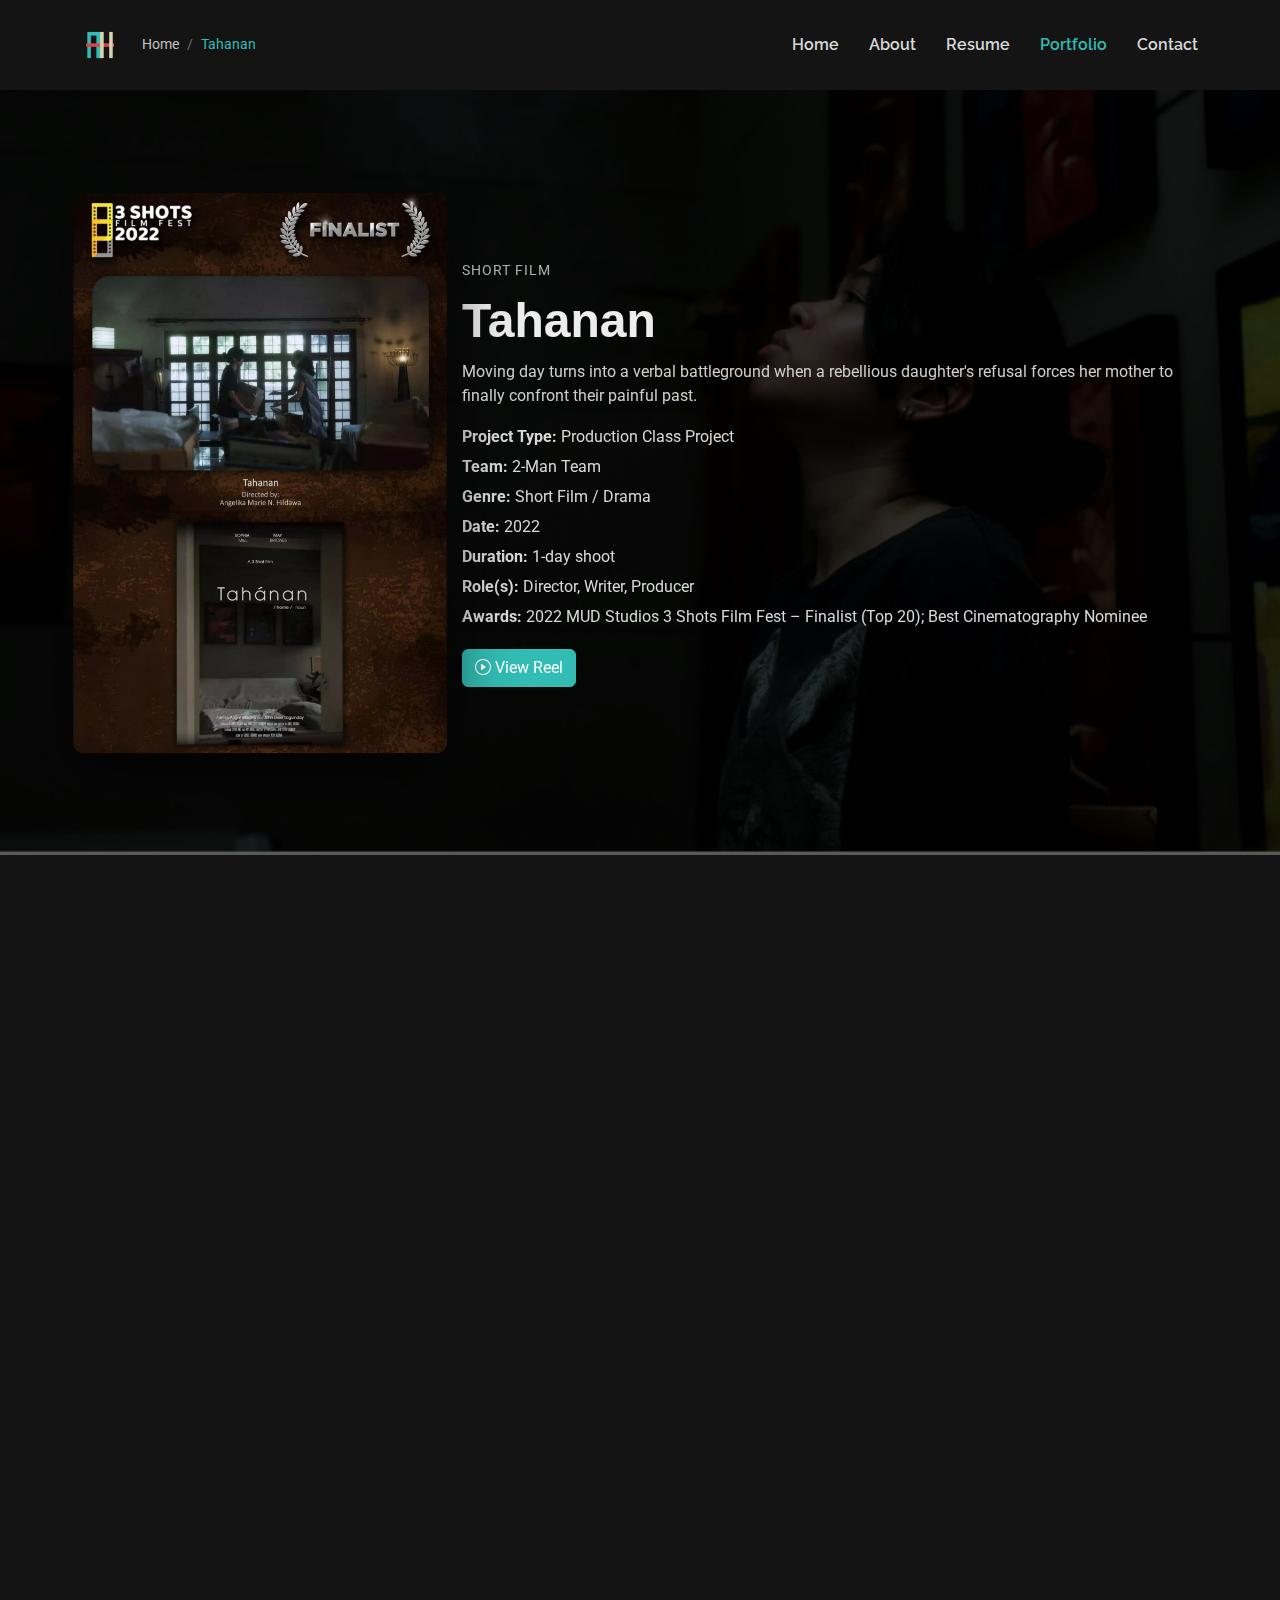
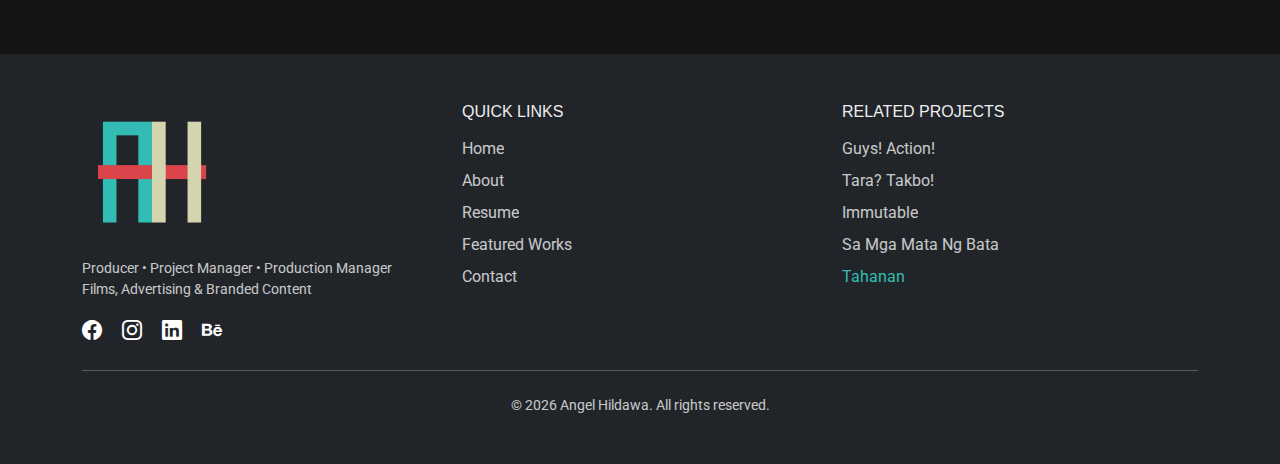
<file: projects/tahanan.html>
<!DOCTYPE html>
<html lang="en">

<head>
  <meta charset="utf-8">
  <meta name="viewport" content="width=device-width, initial-scale=1.0">

  <title>Tahanan | Angel Hildawa</title>
  <meta name="description" content="Tahanan is a short drama film project from a production class. Directed, written, and produced by Angel Hildawa—a moving-day confrontation between mother and daughter that forces a painful past into the open.">

  <!-- Open Graph -->
  <meta property="og:title" content="Tahanan | Angel Hildawa">
  <meta property="og:description" content="Short Film (Drama). Director, Writer & Producer: Angel Hildawa.">
  <meta property="og:image" content="../assets/img/portfolio/tahanan/bts1.webp">
  <meta property="og:type" content="website">

  <!-- Favicons -->
  <link href="../assets/img/favicon.png" rel="icon">
  <link href="../assets/img/apple-touch-icon.png" rel="apple-touch-icon">

  <!-- Fonts -->
  <link href="https://fonts.googleapis.com" rel="preconnect">
  <link href="https://fonts.gstatic.com" rel="preconnect" crossorigin>
  <link href="https://fonts.googleapis.com/css2?family=Roboto:wght@300;400;500;700;900&family=Raleway:wght@300;400;500;600;700;800;900&display=swap" rel="stylesheet">

  <!-- Vendor CSS -->
  <link href="../assets/vendor/bootstrap/css/bootstrap.min.css" rel="stylesheet">
  <link href="../assets/vendor/bootstrap-icons/bootstrap-icons.css" rel="stylesheet">
  <link href="../assets/vendor/aos/aos.css" rel="stylesheet">
  <link href="../assets/vendor/glightbox/css/glightbox.min.css" rel="stylesheet">
  <link href="../assets/vendor/swiper/swiper-bundle.min.css" rel="stylesheet">

  <!-- Main CSS -->
  <link href="../assets/css/main.css" rel="stylesheet">

  <!-- Page-specific styles (kept inline for this single page) -->
  <style>
.project-hero{
  position: relative;
  height: 85vh;
  margin-top: 90px; /* fixed header offset */
  overflow: hidden;
}

/* Background carousel at the bottom */
.project-hero-bg{
  position: absolute;
  inset: 0;
  z-index: 1;
}

.project-hero-bg,
.project-hero-bg .swiper-wrapper,
.project-hero-bg .swiper-slide{
  height: 100%;
}

.project-hero-bg img{
  width: 100%;
  height: 100%;
  object-fit: cover;
}

/* Overlay above the background */
.project-hero-overlay{
  position: absolute;
  inset: 0;
  z-index: 2;
  background: rgba(0,0,0,0.65);
  display: flex;
  align-items: center;
}

/* Ensure overlay content sits above */
.project-hero-overlay .container{
  position: relative;
  z-index: 3;
}

.hero-poster{
  max-height: 65vh;
  border-radius: 10px;
  box-shadow: 0 20px 60px rgba(0,0,0,0.6);
}

.project-type{
  text-transform: uppercase;
  letter-spacing: 1px;
  opacity: 0.8;
  font-size: 0.85rem;
}

.project-title{
  font-size: 3rem;
  margin: 10px 0;
  font-weight: bold;
}

.project-logline{
  max-width: 720px;
  margin: 0 0 16px;
  opacity: 0.95;
  line-height: 1.55;
}

.hero-meta{
  list-style: none;
  padding: 0;
  margin: 0 0 20px;
}

.hero-meta li{
  margin-bottom: 6px;
}

.hero-actions{
  display: flex;
  gap: 12px;
  flex-wrap: wrap;
}

@media (max-width: 767.98px) {
  .back-to-portfolio {
    display: none;
  }
}


 /* ✅ MOBILE: hero is only the carousel + overlay content (no poster inside) */
    @media (max-width: 991px) {
      .project-hero {
        height: auto;      /* hero is just the big carousel */
        min-height: 100vh;
      }

      .project-hero {
        padding-bottom: 32px;
      }

      .project-hero-overlay {
        align-items: flex-start;
        padding: 90px 0 24px; /* clears fixed header */
      }

      .project-title {
        font-size: 2.2rem;
      }
      
      
@media (max-width: 991px) {
  .d-lg-none.section .container {
    padding-left: 16px;   /* horizontal spacing */
    padding-right: 16px;
    padding-top: 48px;
  }

  .d-lg-none.section img {
    padding: 0;           /* image itself has NO padding */
    margin-bottom: 16px;  /* spacing below poster */
  }
}

/* Remove mobile gap between poster and next section */
@media (max-width: 991px) {
  .mobile-poster-section {
    padding-bottom: 0 !important;
    margin-bottom: 0 !important;
  }

  #portfolio-details {
    padding-top: 0 !important;
    margin-top: 0 !important;
  }

  /* If Key Highlights has margin-top */
  .highlights-box {
    margin-top: 0 !important;
  }
}
    }
  </style>
</head>

<body class="portfolio-details-page">

 <header id="header" class="header d-flex align-items-center fixed-top">
  <div class="container-fluid container-xl position-relative d-flex align-items-center">

    <!-- Logo -->
    <a href="../index.html" class="logo d-flex align-items-center">
      <img src="../assets/img/logo.webp" alt="Angel Hildawa Logo">
    </a>

    <!-- Breadcrumbs (project detail pages only) -->
    <nav class="breadcrumbs ms-3 d-none d-lg-block" aria-label="Breadcrumb">
      <ol class="breadcrumb mb-0">
        <li class="breadcrumb-item">
          <a href="../index.html">Home</a>
        </li>
        <li class="breadcrumb-item active" aria-current="page">
          Tahanan
        </li>
      </ol>
    </nav>

    <!-- Main nav -->
    <nav id="navmenu" class="navmenu ms-auto">
      <ul>
        <li><a href="../index.html#hero">Home</a></li>
        <li><a href="../index.html#about">About</a></li>
        <li><a href="../index.html#resume">Resume</a></li>
        <li><a href="../index.html#portfolio" class="active">Portfolio</a></li>
        <li><a href="../index.html#contact">Contact</a></li>
      </ul>
      <i class="mobile-nav-toggle d-xl-none bi bi-list"></i>
    </nav>

  </div>
</header>

  <main class="main">

    <!-- HERO: Big BTS Carousel with translucent black overlay -->
    <section id="project-hero" class="project-hero">

      <!-- Background BTS Carousel -->
      <div class="project-hero-bg swiper init-swiper">
        <script type="application/json" class="swiper-config">
          {
            "loop": true,
            "speed": 700,
            "autoplay": { "delay": 3500 },
            "effect": "fade"
          }
        </script>

        <div class="swiper-wrapper">
          <div class="swiper-slide"><img src="../assets/img/portfolio/tahanan/still 1.webp" alt="Tahanan Still 1"></div>
          <div class="swiper-slide"><img src="../assets/img/portfolio/tahanan/still 2.webp" alt="Tahanan Still 2"></div>
          <div class="swiper-slide"><img src="../assets/img/portfolio/tahanan/still 3.webp" alt="Tahanan Still 3"></div>
        </div>
      </div>

      <!-- Overlay content -->
      <div class="project-hero-overlay">
        <div class="container">
          <div class="row align-items-center g-4">

            <!-- Poster (desktop only) -->
            <div class="col-lg-4 d-none d-lg-block" data-aos="fade-up">
              <a href="../assets/img/portfolio/tahanan/poster.webp" class="glightbox">
                <img src="../assets/img/portfolio/tahanan/poster.webp" class="hero-poster img-fluid" alt="Tahanan Film Poster">
              </a>
            </div>

            <!-- Details -->
            <div class="col-lg-8" data-aos="fade-up" data-aos-delay="100">
              <span class="project-type">Short Film</span>
              <h1 class="project-title">Tahanan</h1>

              <p class="project-logline">
                Moving day turns into a verbal battleground when a rebellious daughter's refusal forces her mother to finally confront their painful past.
              </p>

              <ul class="hero-meta">
                <li><strong>Project Type:</strong> Production Class Project</li>
                <li><strong>Team:</strong> 2-Man Team</li>
                <li><strong>Genre:</strong> Short Film / Drama</li>
                <li><strong>Date:</strong> 2022</li>
                <li><strong>Duration:</strong> 1-day shoot</li>
                <li><strong>Role(s):</strong> Director, Writer, Producer</li>
                <li><strong>Awards:</strong> 2022 MUD Studios 3 Shots Film Fest – Finalist (Top 20); Best Cinematography Nominee</li>
              </ul>

              <div class="hero-actions">
                <!-- Optional: replace link if you have one -->
                <a href="#" target="_blank" rel="noopener noreferrer" class="btn btn-primary">
                  <i class="bi bi-play-circle"></i> View Reel
                </a>
              </div>

            </div>

          </div>
        </div>
      </div>

    </section>

    <!-- ✅ Mobile Poster Section (not inside the hero so it never gets cut) -->
    <section class="d-lg-none section pt-0 pb-0 mobile-poster-section">
      <div class="container">
        <a href="../assets/img/portfolio/tahanan/poster.webp" class="glightbox">
          <img src="../assets/img/portfolio/tahanan/poster.webp" alt="Tahanan Film Poster" class="img-fluid rounded w-100">
        </a>
      </div>
    </section>

    <!-- Main Content Section -->
    <section id="portfolio-details" class="portfolio-details section pt-0">
      <div class="container" data-aos="fade-up" data-aos-delay="100">

        <div class="row gy-5">

          <!-- LEFT COLUMN: Overview + Highlights + Gallery -->
          <div class="col-lg-8">

            <div class="portfolio-content">
              <h3>Project Overview</h3>
              <p>
                Created for a production class that required films to be shot in only three continuous shots, Tahanan was executed by a two-person core team. I handled directing, writing, and production while working closely with my cinematographer-editor partner to craft a visually driven narrative. The film was recognized by MUD Studios’ 3 Shots Film Fest for its cinematography and storytelling.
              </p>

              <div class="highlights-box">
                <h4>Key Highlights</h4>
                <ul>
                  <li><i class="bi bi-check-circle"></i> Directed a three-shot film requiring precise blocking and visual planning.</li>
                  <li><i class="bi bi-check-circle"></i> Handled writing, directing, and production simultaneously.</li>
                  <li><i class="bi bi-check-circle"></i> Executed a full narrative with a two-person technical team.</li>
                  <li><i class="bi bi-check-circle"></i> Earned finalist placement and a cinematography nomination at MUD Studios.</li>
                </ul>
              </div>

              <!-- Photo Gallery -->
              <div class="mt-4">
                <h3>Photo Gallery</h3>

                <div class="swiper photo-gallery-swiper init-swiper">
                  <script type="application/json" class="swiper-config">
                    {
                      "slidesPerView": 1.1,
                      "spaceBetween": 12,
                      "loop": true,
                      "autoplay": {
                        "delay": 3000,
                        "disableOnInteraction": false
                      },
                      "pagination": {
                        "el": ".swiper-pagination",
                        "clickable": true
                      },
                      "breakpoints": {
                        "768": {
                          "slidesPerView": 3,
                          "spaceBetween": 16
                        }
                      }
                    }
                  </script>

                  <div class="swiper-wrapper">

                    <div class="swiper-slide">
                      <a href="../assets/img/portfolio/tahanan/bts1.webp" class="glightbox" data-gallery="tahanan-stills">
                        <img src="../assets/img/portfolio/tahanan/bts1.webp" alt="Tahanan still 1" class="img-fluid rounded">
                      </a>
                    </div>

                    <div class="swiper-slide">
                      <a href="../assets/img/portfolio/tahanan/bts2.webp" class="glightbox" data-gallery="tahanan-stills">
                        <img src="../assets/img/portfolio/tahanan/bts2.webp" alt="Tahanan still 2" class="img-fluid rounded">
                      </a>
                    </div>

                    <div class="swiper-slide">
                      <a href="../assets/img/portfolio/tahanan/bts3.webp" class="glightbox" data-gallery="tahanan-stills">
                        <img src="../assets/img/portfolio/tahanan/bts3.webp" alt="Tahanan still 3" class="img-fluid rounded">
                      </a>
                    </div>

                    <div class="swiper-slide">
                      <a href="../assets/img/portfolio/tahanan/bts4.webp" class="glightbox" data-gallery="tahanan-stills">
                        <img src="../assets/img/portfolio/tahanan/bts4.webp" alt="Tahanan still 4" class="img-fluid rounded">
                      </a>
                    </div>

                

                  </div>

                  <div class="swiper-pagination mt-3"></div>
                </div>
              </div>

              

            </div>

          </div>

          <!-- RIGHT COLUMN: Credits + Awards -->
          <div class="col-lg-4">
            <div class="sidebar">

              <div class="tags-card" data-aos="fade-up" data-aos-delay="200">
                <h3>Credits</h3>

              <div class="credits-list">
  <p>
    <strong>Starring</strong><br>
    Sophia Miel &amp; May Briones
  </p>

  <p>
    <strong>Writer, Director, Producer</strong><br>
    Angel Hildawa
  </p>

  <p>
    <strong>Cinematographer &amp; Editor</strong><br>
    John Lexter Laguinday
  </p>

  <p>
    <strong>Boom Operator</strong><br>
    Micah Hildawa
  </p>

  <p>
    <strong>Score</strong><br>
    Gabriel Grindulo
  </p>
</div>



            

              </div>

            </div>
          </div>

        </div>

      </div>
    </section>

  </main>

  <!-- Footer -->
<footer class="bg-dark text-white py-5">
  <div class="container">
    <div class="row gy-4 align-items-start">

      <!-- Brand / Social -->
      <div class="col-lg-4 text-center text-lg-start">
        <img src="../assets/img/logo.webp" alt="Angel Hildawa Logo" style="max-width: 140px;" class="mb-3">
        <p class="small opacity-75">
          Producer • Project Manager • Production Manager<br>
          Films, Advertising & Branded Content
        </p>

       <div class="mt-3">
  <a href="https://www.facebook.com/aaangeeeellllll"
     class="text-white me-3"
     target="_blank"
     rel="noopener noreferrer">
    <i class="bi bi-facebook fs-5"></i>
  </a>

  <a href="https://www.instagram.com/angelhildawa"
     class="text-white me-3"
     target="_blank"
     rel="noopener noreferrer">
    <i class="bi bi-instagram fs-5"></i>
  </a>

  <a href="https://www.linkedin.com/in/angelhildawa"
     class="text-white me-3"
     target="_blank"
     rel="noopener noreferrer">
    <i class="bi bi-linkedin fs-5"></i>
  </a>

  <!-- Behance -->
  <a href="https://www.behance.net/angel_hildawa"
     class="text-white"
     target="_blank"
     rel="noopener noreferrer">
    <i class="bi bi-behance fs-5"></i>
  </a>
</div>

      </div>

      <!-- Quick Links -->
      <div class="col-lg-4 col-md-6">
        <h6 class="text-uppercase mb-3">Quick Links</h6>
        <ul class="list-unstyled">
          <li class="mb-2"><a href="../index.html#hero" class="text-white text-decoration-none opacity-75">Home</a></li>
          <li class="mb-2"><a href="../index.html#about" class="text-white text-decoration-none opacity-75">About</a></li>
          <li class="mb-2"><a href="../index.html#resume" class="text-white text-decoration-none opacity-75">Resume</a></li>
          <li class="mb-2"><a href="../index.html#portfolio" class="text-white text-decoration-none opacity-75">Featured Works</a></li>
          <li><a href="../index.html#contact" class="text-white text-decoration-none opacity-75">Contact</a></li>
        </ul>
      </div>

      <!-- Featured Projects -->
      <div class="col-lg-4 col-md-6">
        <h6 class="text-uppercase mb-3">Related Projects</h6>
        <ul class="list-unstyled">
          <li class="mb-2"><a href="../projects/guys.html" class="text-white text-decoration-none opacity-75">Guys! Action!</a></li>
          <li class="mb-2"><a href="../projects/tara.html" class="text-white text-decoration-none opacity-75">Tara? Takbo!</a></li>
          <li class="mb-2"><a href="../projects/immu.html" class="text-white text-decoration-none opacity-75">Immutable</a></li>
          <li class="mb-2"><a href="../projects/mata.html" class="text-white text-decoration-none opacity-75">Sa Mga Mata Ng Bata</a></li>
          <li class="mb-2"><a href="../projects/tahanan.html" class="active">Tahanan</a></li>
        </ul>
      </div>

    </div>

    <hr class="my-4 opacity-25">

    <div class="text-center small opacity-75">
      © 2026 Angel Hildawa. All rights reserved.
    </div>
  </div>
</footer>

  <!-- Scroll Top -->
  <a href="#" id="scroll-top" class="scroll-top d-flex align-items-center justify-content-center">
    <i class="bi bi-arrow-up-short"></i>
  </a>

  <!-- Vendor JS -->
  <script src="../assets/vendor/bootstrap/js/bootstrap.bundle.min.js"></script>
  <script src="../assets/vendor/aos/aos.js"></script>
  <script src="../assets/vendor/glightbox/js/glightbox.min.js"></script>
  <script src="../assets/vendor/imagesloaded/imagesloaded.pkgd.min.js"></script>
  <script src="../assets/vendor/isotope-layout/isotope.pkgd.min.js"></script>
  <script src="../assets/vendor/swiper/swiper-bundle.min.js"></script>

  <!-- Main JS -->
  <script src="../assets/js/main.js"></script>

</body>
</html>
</file>
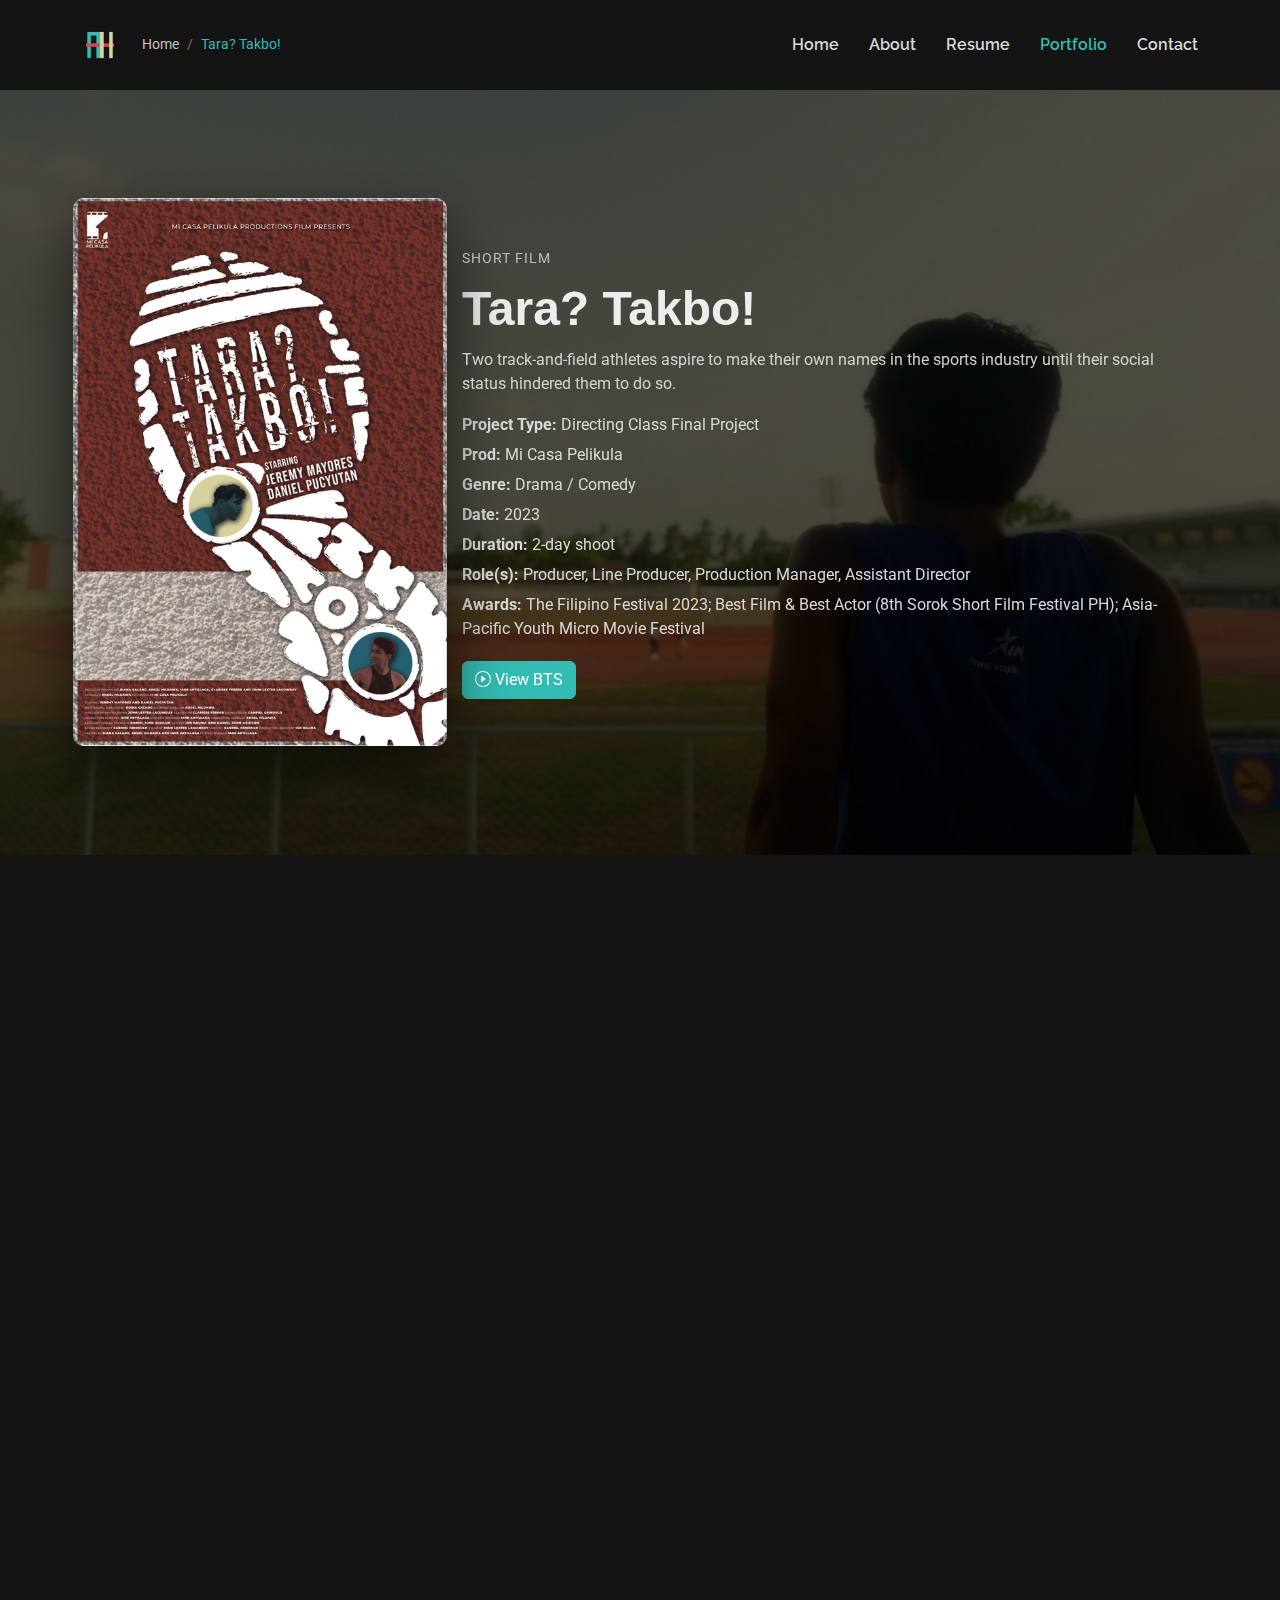
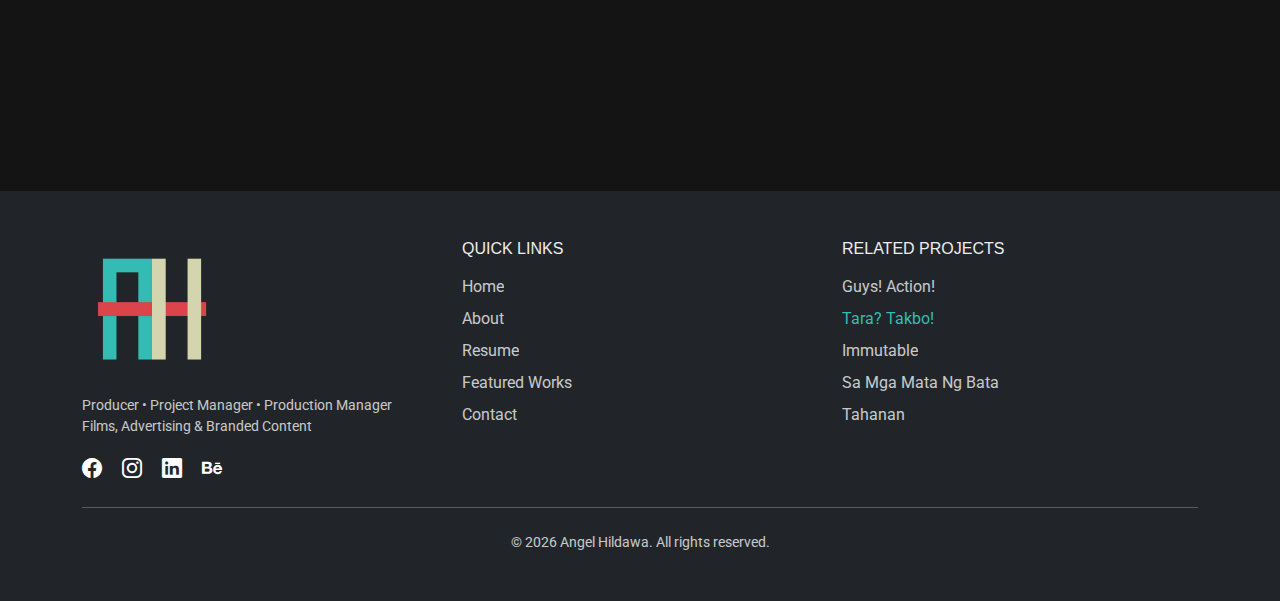
<file: projects/tara.html>
<!DOCTYPE html>
<html lang="en">

<head>
  <meta charset="utf-8">
  <meta name="viewport" content="width=device-width, initial-scale=1.0">

  <title>Tara? Takbo! | Angel Hildawa</title>
  <meta name="description" content="Tara? Takbo! is a narrative short film for a directing class final project. Producer, Line Producer, Production Manager & Assistant Director work by Angel Hildawa—two athletes face ambition and inequality.">

  <!-- Open Graph -->
  <meta property="og:title" content="Tara? Takbo! | Angel Hildawa">
  <meta property="og:description" content="Short Film (Drama/Comedy). Producer, Line Producer, Production Manager & AD: Angel Hildawa.">
  <meta property="og:image" content="../assets/img/portfolio/tara/bts1.webp">
  <meta property="og:type" content="website">

  <!-- Favicons -->
  <link href="../assets/img/favicon.png" rel="icon">
  <link href="../assets/img/apple-touch-icon.png" rel="apple-touch-icon">

  <!-- Fonts -->
  <link href="https://fonts.googleapis.com" rel="preconnect">
  <link href="https://fonts.gstatic.com" rel="preconnect" crossorigin>
  <link href="https://fonts.googleapis.com/css2?family=Roboto:wght@300;400;500;700;900&family=Raleway:wght@300;400;500;600;700;800;900&display=swap" rel="stylesheet">

  <!-- Vendor CSS -->
  <link href="../assets/vendor/bootstrap/css/bootstrap.min.css" rel="stylesheet">
  <link href="../assets/vendor/bootstrap-icons/bootstrap-icons.css" rel="stylesheet">
  <link href="../assets/vendor/aos/aos.css" rel="stylesheet">
  <link href="../assets/vendor/glightbox/css/glightbox.min.css" rel="stylesheet">
  <link href="../assets/vendor/swiper/swiper-bundle.min.css" rel="stylesheet">

  <!-- Main CSS -->
  <link href="../assets/css/main.css" rel="stylesheet">

  <!-- Page-specific styles (kept inline for this single page) -->
  <style>
.project-hero{
  position: relative;
  height: 85vh;
  margin-top: 90px; /* fixed header offset */
  overflow: hidden;
}

/* Background carousel at the bottom */
.project-hero-bg{
  position: absolute;
  inset: 0;
  z-index: 1;
}

.project-hero-bg,
.project-hero-bg .swiper-wrapper,
.project-hero-bg .swiper-slide{
  height: 100%;
}

.project-hero-bg img{
  width: 100%;
  height: 100%;
  object-fit: cover;
}

/* Overlay above the background */
.project-hero-overlay{
  position: absolute;
  inset: 0;
  z-index: 2;
  background: rgba(0,0,0,0.65);
  display: flex;
  align-items: center;
}

/* Ensure overlay content sits above */
.project-hero-overlay .container{
  position: relative;
  z-index: 3;
}

.hero-poster{
  max-height: 65vh;
  border-radius: 10px;
  box-shadow: 0 20px 60px rgba(0,0,0,0.6);
}

.project-type{
  text-transform: uppercase;
  letter-spacing: 1px;
  opacity: 0.8;
  font-size: 0.85rem;
}

.project-title{
  font-size: 3rem;
  margin: 10px 0;
  font-weight: bold;
}

.project-logline{
  max-width: 720px;
  margin: 0 0 16px;
  opacity: 0.95;
  line-height: 1.55;
}

.hero-meta{
  list-style: none;
  padding: 0;
  margin: 0 0 20px;
}

.hero-meta li{
  margin-bottom: 6px;
}

.hero-actions{
  display: flex;
  gap: 12px;
  flex-wrap: wrap;
}

@media (max-width: 767.98px) {
  .back-to-portfolio {
    display: none;
  }
}


 /* ✅ MOBILE: hero is only the carousel + overlay content (no poster inside) */
    @media (max-width: 991px) {
   .project-hero {
        height: auto;      
        min-height: 100vh;
      }

      .project-hero {
      
        padding-bottom: 32px;
      }

      .project-hero-overlay {
        align-items: flex-start;
        padding: 90px 0 24px; /* clears fixed header */
      }

      .project-title {
        font-size: 2.2rem;
      }
      
      
@media (max-width: 991px) {
  .d-lg-none.section .container {
    padding-left: 16px;   /* horizontal spacing */
    padding-right: 16px;
    padding-top: 48px;
  }

  .d-lg-none.section img {
    padding: 0;           /* image itself has NO padding */
    margin-bottom: 16px;  /* spacing below poster */
  }
}

/* Remove mobile gap between poster and next section */
@media (max-width: 991px) {
  .mobile-poster-section {
    padding-bottom: 0 !important;
    margin-bottom: 0 !important;
  }

  #portfolio-details {
    padding-top: 0 !important;
    margin-top: 0 !important;
  }

  /* If Key Highlights has margin-top */
  .highlights-box {
    margin-top: 0 !important;
  }
}





    }
  </style>
</head>

<body class="portfolio-details-page">

 <header id="header" class="header d-flex align-items-center fixed-top">
  <div class="container-fluid container-xl position-relative d-flex align-items-center">

    <!-- Logo -->
    <a href="../index.html" class="logo d-flex align-items-center">
      <img src="../assets/img/logo.webp" alt="Angel Hildawa Logo">
    </a>

    <!-- Breadcrumbs (project detail pages only) -->
    <nav class="breadcrumbs ms-3 d-none d-lg-block" aria-label="Breadcrumb">
      <ol class="breadcrumb mb-0">
        <li class="breadcrumb-item">
          <a href="../index.html">Home</a>
        </li>
        <li class="breadcrumb-item active" aria-current="page">
          Tara? Takbo!
        </li>
      </ol>
    </nav>

    <!-- Main nav -->
    <nav id="navmenu" class="navmenu ms-auto">
      <ul>
        <li><a href="../index.html#hero">Home</a></li>
        <li><a href="../index.html#about">About</a></li>
        <li><a href="../index.html#resume">Resume</a></li>
        <li><a href="../index.html#portfolio" class="active">Portfolio</a></li>
        <li><a href="../index.html#contact">Contact</a></li>
      </ul>
      <i class="mobile-nav-toggle d-xl-none bi bi-list"></i>
    </nav>

  </div>
</header>

  <main class="main">

    <!-- HERO: Big BTS Carousel with translucent black overlay -->
    <section id="project-hero" class="project-hero">

      <!-- Background BTS Carousel -->
      <div class="project-hero-bg swiper init-swiper">
        <script type="application/json" class="swiper-config">
          {
            "loop": true,
            "speed": 700,
            "autoplay": { "delay": 3500 },
            "effect": "fade"
          }
        </script>

        <div class="swiper-wrapper">
          <div class="swiper-slide"><img src="../assets/img/portfolio/tara/still 1.webp" alt="Tara? Takbo! Still 1"></div>
          <div class="swiper-slide"><img src="../assets/img/portfolio/tara/still 2.webp" alt="Tara? Takbo! Still 2"></div>
          <div class="swiper-slide"><img src="../assets/img/portfolio/tara/still 3.webp" alt="Tara? Takbo! Still 3"></div>
        </div>
      </div>

      <!-- Overlay content -->
      <div class="project-hero-overlay">
        <div class="container">
          <div class="row align-items-center g-4">

            <!-- Poster (desktop only) -->
            <div class="col-lg-4 d-none d-lg-block" data-aos="fade-up">
              <a href="../assets/img/portfolio/tara/poster.webp" class="glightbox">
                <img src="../assets/img/portfolio/tara/poster.webp" class="hero-poster img-fluid" alt="Tara? Takbo! Film Poster">
              </a>
            </div>

            <!-- Details -->
            <div class="col-lg-8" data-aos="fade-up" data-aos-delay="100">
              <span class="project-type">Short Film</span>
              <h1 class="project-title">Tara? Takbo!</h1>

              <p class="project-logline">
                Two track-and-field athletes aspire to make their own names in the sports industry until their social status hindered them to do so.
              </p>

              <ul class="hero-meta">
                <li><strong>Project Type:</strong> Directing Class Final Project</li>
                <li><strong>Prod:</strong> Mi Casa Pelikula</li>
                <li><strong>Genre:</strong> Drama / Comedy</li>
                <li><strong>Date:</strong> 2023</li>
                <li><strong>Duration:</strong> 2-day shoot</li>
                <li><strong>Role(s):</strong> Producer, Line Producer, Production Manager, Assistant Director</li>
                <li><strong>Awards:</strong> The Filipino Festival 2023; Best Film & Best Actor (8th Sorok Short Film Festival PH); Asia-Pacific Youth Micro Movie Festival</li>
              </ul>

              <div class="hero-actions">
                <a href="https://www.instagram.com/reel/C2W5ZUHLRL6/"
                   target="_blank"
                   rel="noopener noreferrer"
                   class="btn btn-primary">
                  <i class="bi bi-play-circle"></i> View BTS
                </a>
              </div>

            </div>

          </div>
        </div>
      </div>

    </section>

    <!-- ✅ Mobile Poster Section (not inside the hero so it never gets cut) -->
    <section class="d-lg-none section pt-0 pb-0 mobile-poster-section">

      <div class="container">
        <a href="../assets/img/portfolio/tara/poster.webp" class="glightbox">
          <img src="../assets/img/portfolio/tara/poster.webp" alt="Tara? Takbo! Film Poster" class="img-fluid rounded w-100">
        </a>
      </div>
    </section>

    <!-- Main Content Section -->
    <section id="portfolio-details" class="portfolio-details section pt-0">
      <div class="container" data-aos="fade-up" data-aos-delay="100">

        <div class="row gy-5">

          <!-- LEFT COLUMN: Overview + Highlights + Gallery -->
          <div class="col-lg-8">

            <div class="portfolio-content">
              <h3>Project Overview</h3>
              <p>
                Tara? Takbo! is a narrative short film created as the final project for a directing class. The story follows two aspiring track-and-field athletes whose dreams are challenged by the realities of social inequality. As part of a small five-person main team, I took on multiple major roles, serving as Producer, Production Manager, Assistant Director, and Line Producer. I oversaw all the logistics, pre-production planning, daily shoot coordination, and overall logistics for our two-day production, ensuring the set ran smoothly while supporting both creative and technical needs.
              </p>
              <div class="highlights-box">
                <h4>Key Highlights</h4>
                <ul>
                  <li><i class="bi bi-check-circle"></i> Took on four major roles (Producer, PM, AD, Line Producer) due to a lean five-person team.</li>
                  <li><i class="bi bi-check-circle"></i> Managed end-to-end production from pre-prod to shoot execution.</li>
                  <li><i class="bi bi-check-circle"></i> Coordinated a two-day out of town location shoot with limited time and resources.</li>
                  <li><i class="bi bi-check-circle"></i> Ensured smooth logistics, scheduling, and talent/crew management.</li>
                  <li><i class="bi bi-check-circle"></i> Supported the director in translating the concept into efficient shoot plans.</li>
                  <li><i class="bi bi-check-circle"></i> Successfully delivered a polished short film for finals despite a small team setup.</li>
                </ul>
              </div>

             <!-- Photo Gallery -->
<div class="mt-4">
  <h3>Photo Gallery</h3>

  <div class="swiper photo-gallery-swiper init-swiper">
    <script src="../assets/vendor/swiper/swiper-bundle.min.js"></script>

    <script type="application/json" class="swiper-config">
      {
  "slidesPerView": 1.1,
  "spaceBetween": 12,
  "loop": true,
  "autoplay": {
    "delay": 3000,
    "disableOnInteraction": false
  },
  "pagination": {
    "el": ".swiper-pagination",
    "clickable": true
  },
  "breakpoints": {
    "768": {
      "slidesPerView": 3,
      "spaceBetween": 16
    }
  }
  
}

    </script>

    <div class="swiper-wrapper">

      <div class="swiper-slide">
        <a href="../assets/img/portfolio/tara/bts1.webp" class="glightbox" data-gallery="tara-stills">
          <img src="../assets/img/portfolio/tara/bts1.webp" alt="Tara? Takbo! still 1" class="img-fluid rounded">
        </a>
      </div>

      <div class="swiper-slide">
        <a href="../assets/img/portfolio/tara/bts2.webp" class="glightbox" data-gallery="tara-stills">
          <img src="../assets/img/portfolio/tara/bts2.webp" alt="Tara? Takbo! still 2" class="img-fluid rounded">
        </a>
      </div>

      <div class="swiper-slide">
        <a href="../assets/img/portfolio/tara/bts3.webp" class="glightbox" data-gallery="tara-stills">
          <img src="../assets/img/portfolio/tara/bts3.webp" alt="Tara? Takbo! still 3" class="img-fluid rounded">
        </a>
      </div>

      <div class="swiper-slide">
        <a href="../assets/img/portfolio/tara/bts4.webp" class="glightbox" data-gallery="tara-stills">
          <img src="../assets/img/portfolio/tara/bts4.webp" alt="Tara? Takbo! still 4" class="img-fluid rounded">
        </a>
      </div>

      <div class="swiper-slide">
        <a href="../assets/img/portfolio/tara/bts5.webp" class="glightbox" data-gallery="tara-stills">
          <img src="../assets/img/portfolio/tara/bts5.webp" alt="Tara? Takbo! still 5" class="img-fluid rounded">
        </a>
      </div>

      <div class="swiper-slide">
        <a href="../assets/img/portfolio/tara/bts6.webp" class="glightbox" data-gallery="tara-stills">
          <img src="../assets/img/portfolio/tara/bts6.webp" alt="Tara? Takbo! still 6" class="img-fluid rounded">
        </a>
      </div>

    </div>

    <div class="swiper-pagination mt-3"></div>
  </div>
</div>


              

            </div>

          </div>

          <!-- RIGHT COLUMN: Credits + Special Thanks (clickable IG usernames) -->
          <div class="col-lg-4">
            <div class="sidebar">

              <div class="tags-card" data-aos="fade-up" data-aos-delay="200">
                <h3>Credits</h3>
                <hr>
                  
                <div class="credits-list">
  <p>
    <strong>Starring</strong><br>
    Jeremy Mayores<br>
    Dan Pucyutan
  </p>

  <p>
    <strong>Writer &amp; Director</strong><br>
    Diana Galang
  </p>

  <p>
    <strong>Producer, Line Producer, Production Manager, Assistant Director</strong><br>
    Angel Hildawa
  </p>

  <p>
    <strong>Production Designer</strong><br>
    Iane Artillaga
  </p>

  <p>
    <strong>Director of Photography</strong><br>
    John Lexter Laguinday
  </p>

  <p>
    <strong>Editor &amp; Slate</strong><br>
    Clarisse Ferrer
  </p>

  <p>
    <strong>Sound Recordist</strong><br>
    Gabriel Grindulo
  </p>

  <p>
    <strong>Gaffer</strong><br>
    Ian Balina
  </p>

  <p>
    <strong>PA</strong><br>
    Daniel Aguillon
  </p>
</div>


               

              </div>

            </div>
          </div>

        </div>

      </div>
    </section>

  </main>

  <!-- Footer -->
<footer class="bg-dark text-white py-5">
  <div class="container">
    <div class="row gy-4 align-items-start">

      <!-- Brand / Social -->
      <div class="col-lg-4 text-center text-lg-start">
        <img src="../assets/img/logo.webp" alt="Angel Hildawa Logo" style="max-width: 140px;" class="mb-3">
        <p class="small opacity-75">
          Producer • Project Manager • Production Manager<br>
          Films, Advertising & Branded Content
        </p>

       <div class="mt-3">
  <a href="https://www.facebook.com/aaangeeeellllll"
     class="text-white me-3"
     target="_blank"
     rel="noopener noreferrer">
    <i class="bi bi-facebook fs-5"></i>
  </a>

  <a href="https://www.instagram.com/angelhildawa"
     class="text-white me-3"
     target="_blank"
     rel="noopener noreferrer">
    <i class="bi bi-instagram fs-5"></i>
  </a>

  <a href="https://www.linkedin.com/in/angelhildawa"
     class="text-white me-3"
     target="_blank"
     rel="noopener noreferrer">
    <i class="bi bi-linkedin fs-5"></i>
  </a>

  <!-- Behance -->
  <a href="https://www.behance.net/angel_hildawa"
     class="text-white"
     target="_blank"
     rel="noopener noreferrer">
    <i class="bi bi-behance fs-5"></i>
  </a>
</div>

      </div>

      <!-- Quick Links -->
      <div class="col-lg-4 col-md-6">
        <h6 class="text-uppercase mb-3">Quick Links</h6>
        <ul class="list-unstyled">
          <li class="mb-2"><a href="../index.html#hero" class="text-white text-decoration-none opacity-75">Home</a></li>
          <li class="mb-2"><a href="../index.html#about" class="text-white text-decoration-none opacity-75">About</a></li>
          <li class="mb-2"><a href="../index.html#resume" class="text-white text-decoration-none opacity-75">Resume</a></li>
          <li class="mb-2"><a href="../index.html#portfolio" class="text-white text-decoration-none opacity-75">Featured Works</a></li>
          <li><a href="../index.html#contact" class="text-white text-decoration-none opacity-75">Contact</a></li>
        </ul>
      </div>

      <!-- Featured Projects -->
      <div class="col-lg-4 col-md-6">
        <h6 class="text-uppercase mb-3">Related Projects</h6>
        <ul class="list-unstyled">
          <li class="mb-2"><a href="../projects/guys.html" class="text-white text-decoration-none opacity-75">Guys! Action!</a></li>
          <li class="mb-2"><a href="../projects/tara.html" class="active">Tara? Takbo!</a></li>
          <li class="mb-2"><a href="../projects/immu.html" class="text-white text-decoration-none opacity-75">Immutable</a></li>
          <li class="mb-2"><a href="../projects/mata.html" class="text-white text-decoration-none opacity-75">Sa Mga Mata Ng Bata</a></li>
          <li class="mb-2"><a href="../projects/tahanan.html" class="text-white text-decoration-none opacity-75">Tahanan</a></li>
        </ul>
      </div>

    </div>

    <hr class="my-4 opacity-25">

    <div class="text-center small opacity-75">
      © 2026 Angel Hildawa. All rights reserved.
    </div>
  </div>
</footer>

  <!-- Scroll Top -->
  <a href="#" id="scroll-top" class="scroll-top d-flex align-items-center justify-content-center">
    <i class="bi bi-arrow-up-short"></i>
  </a>

  <!-- Vendor JS -->
  <script src="../assets/vendor/bootstrap/js/bootstrap.bundle.min.js"></script>
  <script src="../assets/vendor/aos/aos.js"></script>
  <script src="../assets/vendor/glightbox/js/glightbox.min.js"></script>
  <script src="../assets/vendor/imagesloaded/imagesloaded.pkgd.min.js"></script>
  <script src="../assets/vendor/isotope-layout/isotope.pkgd.min.js"></script>
  <script src="../assets/vendor/swiper/swiper-bundle.min.js"></script>

  <!-- Main JS -->
  <script src="../assets/js/main.js"></script>

</body>
</html>
</file>
<file: assets/css/main.css>
/**
* Template Name: Craftivo
* Template URL: https://bootstrapmade.com/craftivo-bootstrap-portfolio-template/
* Updated: Oct 04 2025 with Bootstrap v5.3.8
* Author: BootstrapMade.com
* License: https://bootstrapmade.com/license/
*/

@charset "UTF-8";

/*--------------------------------------------------------------
# Font & Color Variables
# Help: https://bootstrapmade.com/color-system/
--------------------------------------------------------------*/
/* Fonts */
:root {
  --default-font: "Roboto",  system-ui, -apple-system, "Segoe UI", Roboto, "Helvetica Neue", Arial, "Noto Sans", "Liberation Sans", sans-serif, "Apple Color Emoji", "Segoe UI Emoji", "Segoe UI Symbol", "Noto Color Emoji";
  --heading-font: "Mulish",  sans-serif;
  --nav-font: "Raleway",  sans-serif;
}

/* Global Colors - The following color variables are used throughout the website. Updating them here will change the color scheme of the entire website */
:root { 
  --background-color: #141414; /* Background color for the entire website, including individual sections */
  --default-color: #d9d9d9; /* Default color used for the majority of the text content across the entire website */
  --heading-color: #ededed; /* Color for headings, subheadings and title throughout the website */
  --accent-color: #32BCB3; /* Accent color that represents your brand on the website. It's used for buttons, links, and other elements that need to stand out */
  --surface-color: #1c1c1c; /* The surface color is used as a background of boxed elements within sections, such as cards, icon boxes, or other elements that require a visual separation from the global background. */
  --contrast-color: #ffffff; /* Contrast color for text, ensuring readability against backgrounds of accent, heading, or default colors. */
}

:root {
  --accent-color: #32BCB3;
}

.btn-primary,
.btn-primary:focus {
  background-color: var(--accent-color);
  border-color: var(--accent-color);
}

.btn-outline-primary {
  color: var(--accent-color);
  border-color: var(--accent-color);
}

@media (max-width: 991px) {
  .mobile-poster-section {
    padding-bottom: 0 !important;
    margin-bottom: 0 !important;
    margin-top: 32px;
    margin-right: 16px;
    margin-left: 16px;
    border-radius: 10px;
  }

}
/* Nav Menu Colors - The following color variables are used specifically for the navigation menu. They are separate from the global colors to allow for more customization options */
:root {
  --nav-color: #d9d9d9;  /* The default color of the main navmenu links */
  --nav-hover-color: #32BCB3; /* Applied to main navmenu links when they are hovered over or active */
  --nav-mobile-background-color: #2e2e2e; /* Used as the background color for mobile navigation menu */
  --nav-dropdown-background-color: #2e2e2e; /* Used as the background color for dropdown items that appear when hovering over primary navigation items */
  --nav-dropdown-color: #d9d9d9; /* Used for navigation links of the dropdown items in the navigation menu. */
  --nav-dropdown-hover-color: #32BCB3; /* Similar to --nav-hover-color, this color is applied to dropdown navigation links when they are hovered over. */
}

/* Color Presets - These classes override global colors when applied to any section or element, providing reuse of the sam color scheme. */

.light-background {
  --background-color: rgba(41, 41, 41, 0.8);
  --surface-color: #484848;
}

.dark-background {
  --background-color: #060606;
  --default-color: #ffffff;
  --heading-color: #ffffff;
  --surface-color: #252525;
  --contrast-color: #ffffff;
}

.credits-list a {
  color: white;
}

.credits-list a:hover {
  color: var(--accent-color);
}

:root {
  scroll-behavior: smooth;
}

/*--------------------------------------------------------------
# General Styling & Shared Classes
--------------------------------------------------------------*/
body {
  color: var(--default-color);
  background-color: var(--background-color);
  font-family: var(--default-font);
}

a {
  color: var(--accent-color);
  text-decoration: none;
  transition: 0.3s;
}

a:hover {
  color: color-mix(in srgb, var(--accent-color), transparent 25%);
  text-decoration: none;
}

h1,
h2,
h3,
h4,
h5,
h6 {
  color: var(--heading-color);
  font-family: var(--heading-font);
}

/* PHP Email Form Messages
------------------------------*/
.php-email-form .error-message {
  display: none;
  background: #df1529;
  color: #ffffff;
  text-align: left;
  padding: 15px;
  margin-bottom: 24px;
  font-weight: 600;
}

.php-email-form .sent-message {
  display: none;
  color: #ffffff;
  background: #059652;
  text-align: center;
  padding: 15px;
  margin-bottom: 24px;
  font-weight: 600;
}

.php-email-form .loading {
  display: none;
  background: var(--surface-color);
  text-align: center;
  padding: 15px;
  margin-bottom: 24px;
}

.php-email-form .loading:before {
  content: "";
  display: inline-block;
  border-radius: 50%;
  width: 24px;
  height: 24px;
  margin: 0 10px -6px 0;
  border: 3px solid var(--accent-color);
  border-top-color: var(--surface-color);
  animation: php-email-form-loading 1s linear infinite;
}

@keyframes php-email-form-loading {
  0% {
    transform: rotate(0deg);
  }

  100% {
    transform: rotate(360deg);
  }
}

/*--------------------------------------------------------------
# Global Header
--------------------------------------------------------------*/
.header {
  --heading-color: #ffffff;
  color: var(--default-color);
  background-color: var(--background-color);
  padding: 15px 0;
  transition: all 0.5s;
  z-index: 997;
}

.header .logo {
  line-height: 1;
}

.header .logo img {
  max-height: 36px;
  margin-right: 8px;
}

.header .logo h1 {
  font-size: 30px;
  margin: 0;
  font-weight: 400;
  color: var(--heading-color);
}

.header .btn-getstarted,
.header .btn-getstarted:focus {
  color: var(--contrast-color);
  background: var(--accent-color);
  font-size: 14px;
  padding: 8px 25px;
  margin: 0 0 0 30px;
  border-radius: 50px;
  transition: 0.3s;
}

.header .btn-getstarted:hover,
.header .btn-getstarted:focus:hover {
  color: var(--contrast-color);
  background: color-mix(in srgb, var(--accent-color), transparent 15%);
}

@media (max-width: 1200px) {
  .header .logo {
    order: 1;
  }

  .header .btn-getstarted {
    order: 2;
    margin: 0 15px 0 0;
    padding: 6px 15px;
  }

  .header .navmenu {
    order: 3;
  }
}

.scrolled .header {
  box-shadow: 0px 0 18px rgba(0, 0, 0, 0.1);
}

/* Global Header on Scroll
------------------------------*/
.scrolled .header {
  --background-color: rgba(20, 20, 20, 0.8);
}

/* Index Page Header
------------------------------*/
.index-page .header {
  --background-color: rgba(255, 255, 255, 0);
}

/* Index Page Header on Scroll
------------------------------*/
.index-page.scrolled .header {
  --background-color: rgba(20, 20, 20, 0.8);
}

/*--------------------------------------------------------------
# Navigation Menu
--------------------------------------------------------------*/
/* Navmenu - Desktop */
@media (min-width: 1200px) {
  .navmenu {
    padding: 0;
  }

  .navmenu ul {
    margin: 0;
    padding: 0;
    display: flex;
    list-style: none;
    align-items: center;
  }

  .navmenu li {
    position: relative;
  }

  .navmenu a,
  .navmenu a:focus {
    color: var(--nav-color);
    padding: 18px 15px;
    font-size: 16px;
    font-family: var(--nav-font);
    font-weight: 600;
    display: flex;
    align-items: center;
    justify-content: space-between;
    white-space: nowrap;
    transition: 0.3s;
  }

  .navmenu a i,
  .navmenu a:focus i {
    font-size: 12px;
    line-height: 0;
    margin-left: 5px;
    transition: 0.3s;
  }

  .navmenu li:last-child a {
    padding-right: 0;
  }

  .navmenu li:hover>a,
  .navmenu .active,
  .navmenu .active:focus {
    color: var(--nav-hover-color);
  }

  .navmenu .dropdown ul {
    margin: 0;
    padding: 10px 0;
    background: var(--nav-dropdown-background-color);
    display: block;
    position: absolute;
    visibility: hidden;
    left: 14px;
    top: 130%;
    opacity: 0;
    transition: 0.3s;
    border-radius: 4px;
    z-index: 99;
    box-shadow: 0px 0px 30px rgba(0, 0, 0, 0.1);
  }

  .navmenu .dropdown ul li {
    min-width: 200px;
  }

  .navmenu .dropdown ul a {
    padding: 10px 20px;
    font-size: 15px;
    text-transform: none;
    color: var(--nav-dropdown-color);
  }

  .navmenu .dropdown ul a i {
    font-size: 12px;
  }

  .navmenu .dropdown ul a:hover,
  .navmenu .dropdown ul .active:hover,
  .navmenu .dropdown ul li:hover>a {
    color: var(--nav-dropdown-hover-color);
  }

  .navmenu .dropdown:hover>ul {
    opacity: 1;
    top: 100%;
    visibility: visible;
  }

  .navmenu .dropdown .dropdown ul {
    top: 0;
    left: -90%;
    visibility: hidden;
  }

  .navmenu .dropdown .dropdown:hover>ul {
    opacity: 1;
    top: 0;
    left: -100%;
    visibility: visible;
  }
}

/* Navmenu - Mobile */
@media (max-width: 1199px) {
  .mobile-nav-toggle {
    color: var(--nav-color);
    font-size: 28px;
    line-height: 0;
    margin-right: 10px;
    cursor: pointer;
    transition: color 0.3s;
  }

  .navmenu {
    padding: 0;
    z-index: 9997;
  }

  .navmenu ul {
    display: none;
    list-style: none;
    position: absolute;
    inset: 60px 20px 20px 20px;
    padding: 10px 0;
    margin: 0;
    border-radius: 6px;
    background-color: var(--nav-mobile-background-color);
    overflow-y: auto;
    transition: 0.3s;
    z-index: 9998;
    box-shadow: 0px 0px 30px rgba(0, 0, 0, 0.1);
  }

  .navmenu a,
  .navmenu a:focus {
    color: var(--nav-dropdown-color);
    padding: 10px 20px;
    font-family: var(--nav-font);
    font-size: 17px;
    font-weight: 500;
    display: flex;
    align-items: center;
    justify-content: space-between;
    white-space: nowrap;
    transition: 0.3s;
  }

  .navmenu a i,
  .navmenu a:focus i {
    font-size: 12px;
    line-height: 0;
    margin-left: 5px;
    width: 30px;
    height: 30px;
    display: flex;
    align-items: center;
    justify-content: center;
    border-radius: 50%;
    transition: 0.3s;
    background-color: color-mix(in srgb, var(--accent-color), transparent 90%);
  }

  .navmenu a i:hover,
  .navmenu a:focus i:hover {
    background-color: var(--accent-color);
    color: var(--contrast-color);
  }

  .navmenu a:hover,
  .navmenu .active,
  .navmenu .active:focus {
    color: var(--nav-dropdown-hover-color);
  }

  .navmenu .active i,
  .navmenu .active:focus i {
    background-color: var(--accent-color);
    color: var(--contrast-color);
    transform: rotate(180deg);
  }

  .navmenu .dropdown ul {
    position: static;
    display: none;
    z-index: 99;
    padding: 10px 0;
    margin: 10px 20px;
    background-color: var(--nav-dropdown-background-color);
    border: 1px solid color-mix(in srgb, var(--default-color), transparent 90%);
    box-shadow: none;
    transition: all 0.5s ease-in-out;
  }

  .navmenu .dropdown ul ul {
    background-color: rgba(33, 37, 41, 0.1);
  }

  .navmenu .dropdown>.dropdown-active {
    display: block;
    background-color: rgba(33, 37, 41, 0.03);
  }

 .mobile-nav-active .mobile-nav-toggle {
    color: #fff;
    position: absolute;
    font-size: 32px;
    top: 15px;
    right: 15px;
    margin-right: 0;
    z-index: 9999;
  }

  /* Keep overlay, but don't force the menu panel to be 100vh */
  .mobile-nav-active .navmenu {
    position: fixed;
    inset: 0; /* overlay still covers screen */
    background: rgba(33, 37, 41, 0.8);
    transition: 0.3s;
    overflow: hidden;
  }

  /* This becomes the actual "menu box" that ends after last link */
  .mobile-nav-active .navmenu > ul {
    display: block;
    height: fit-content;
    max-height: calc(100vh - 120px); /* safety if you add more links */
    overflow-y: auto;

    position: absolute;
    top: 70px;       /* below header area */
    left: 16px;
    right: 16px;

    padding: 16px 0;
    margin: 0;

    border-radius: 12px;
    background: rgba(33, 37, 41, 0.95);
  }

  
}

/*--------------------------------------------------------------
# Global Footer
--------------------------------------------------------------*/
.footer {
  color: var(--default-color);
  background-color: var(--background-color);
  font-size: 14px;
  padding-bottom: 50px;
  position: relative;
}

.footer .footer-top {
  padding-top: 50px;
  border-top: 1px solid color-mix(in srgb, var(--default-color), transparent 90%);
}

.footer .footer-about .logo {
  line-height: 1;
  margin-bottom: 25px;
}

.footer .footer-about .logo img {
  max-height: 40px;
  margin-right: 6px;
}

.footer .footer-about .logo span {
  color: var(--heading-color);
  font-size: 30px;
  font-weight: 700;
  letter-spacing: 1px;
  font-family: var(--heading-font);
}

.footer .footer-about p {
  font-size: 14px;
  font-family: var(--heading-font);
}

.footer .social-links a {
  display: flex;
  align-items: center;
  justify-content: center;
  width: 40px;
  height: 40px;
  border-radius: 50%;
  border: 1px solid color-mix(in srgb, var(--default-color), transparent 50%);
  font-size: 16px;
  color: color-mix(in srgb, var(--default-color), transparent 50%);
  margin-right: 10px;
  transition: 0.3s;
}

.footer .social-links a:hover {
  color: var(--accent-color);
  border-color: var(--accent-color);
}

.footer h4 {
  font-size: 16px;
  font-weight: bold;
  position: relative;
  padding-bottom: 12px;
}

.footer .footer-links {
  margin-bottom: 30px;
}

.footer .footer-links ul {
  list-style: none;
  padding: 0;
  margin: 0;
}

.footer .footer-links ul i {
  padding-right: 2px;
  font-size: 12px;
  line-height: 0;
}

.footer .footer-links ul li {
  padding: 10px 0;
  display: flex;
  align-items: center;
}

.footer .footer-links ul li:first-child {
  padding-top: 0;
}

.footer .footer-links ul a {
  color: color-mix(in srgb, var(--default-color), transparent 20%);
  display: inline-block;
  line-height: 1;
}

.footer .footer-links ul a:hover {
  color: var(--accent-color);
}

.footer .footer-contact p {
  margin-bottom: 5px;
}

.footer .copyright {
  padding-top: 25px;
  padding-bottom: 25px;
  background-color: color-mix(in srgb, var(--default-color), transparent 95%);
}

.footer .copyright p {
  margin-bottom: 0;
}

.footer .credits {
  margin-top: 6px;
  font-size: 13px;
}

/*--------------------------------------------------------------
# Preloader
--------------------------------------------------------------*/
#preloader {
  position: fixed;
  inset: 0;
  z-index: 999999;
  overflow: hidden;
  background: var(--background-color);
  transition: all 0.6s ease-out;
}

#preloader:before {
  content: "";
  position: fixed;
  top: calc(50% - 30px);
  left: calc(50% - 30px);
  border: 6px solid #ffffff;
  border-color: var(--accent-color) transparent var(--accent-color) transparent;
  border-radius: 50%;
  width: 60px;
  height: 60px;
  animation: animate-preloader 1.5s linear infinite;
}

@keyframes animate-preloader {
  0% {
    transform: rotate(0deg);
  }

  100% {
    transform: rotate(360deg);
  }
}

/*--------------------------------------------------------------
# Scroll Top Button
--------------------------------------------------------------*/
.scroll-top {
  position: fixed;
  visibility: hidden;
  opacity: 0;
  right: 15px;
  bottom: 15px;
  z-index: 99999;
  background-color: var(--accent-color);
  width: 40px;
  height: 40px;
  border-radius: 4px;
  transition: all 0.4s;
}

.scroll-top i {
  font-size: 24px;
  color: var(--contrast-color);
  line-height: 0;
}

.scroll-top:hover {
  background-color: color-mix(in srgb, var(--accent-color), transparent 20%);
  color: var(--contrast-color);
}

.scroll-top.active {
  visibility: visible;
  opacity: 1;
}

/*--------------------------------------------------------------
# Disable aos animation delay on mobile devices
--------------------------------------------------------------*/
@media screen and (max-width: 768px) {
  [data-aos-delay] {
    transition-delay: 0 !important;
  }
}

/*--------------------------------------------------------------
# Global Page Titles & Breadcrumbs
--------------------------------------------------------------*/
.page-title {
  color: var(--default-color);
  background-color: var(--background-color);
  padding: 20px 0;
  position: relative;
}

.page-title h1 {
  font-size: 28px;
  font-weight: 700;
  margin: 0;
}

.page-title .breadcrumbs ol {
  display: flex;
  flex-wrap: wrap;
  list-style: none;
  padding: 0 0 10px 0;
  margin: 0;
  font-size: 14px;
  font-weight: 400;
}

.page-title .breadcrumbs ol li+li {
  padding-left: 10px;
}

.page-title .breadcrumbs ol li+li::before {
  content: "/";
  display: inline-block;
  padding-right: 10px;
  color: color-mix(in srgb, var(--default-color), transparent 70%);
}

/*--------------------------------------------------------------
# Global Sections
--------------------------------------------------------------*/
section,
.section {
  color: var(--default-color);
  background-color: var(--background-color);
  padding: 40px 0;
  scroll-margin-top: 90px;
  overflow: clip;
}

@media (max-width: 1199px) {

  section,
  .section {
    scroll-margin-top: 66px;
  }
}

/*--------------------------------------------------------------
# Global Section Titles
--------------------------------------------------------------*/
.section-title {
  text-align: center;
  padding-bottom: 60px;
  position: relative;
}

.section-title h2 {
  font-size: 3.5rem;
  font-weight: 300;
  line-height: 1.2;
  color: var(--heading-color);
  margin-bottom: 1.5rem;
  letter-spacing: -1px;
}

@media (max-width: 768px) {
  .section-title h2 {
    font-size: 2.5rem;
  }
}

.section-title .subtitle {
  display: inline-block;
  font-size: 0.875rem;
  font-weight: 400;
  color: var(--accent-color);
  text-transform: uppercase;
  letter-spacing: 2px;
  margin-bottom: 1.5rem;
  position: relative;
}

.section-title .subtitle::after {
  content: "";
  position: absolute;
  bottom: -8px;
  left: 50%;
  transform: translateX(-50%);
  width: 40px;
  height: 1px;
  background: var(--accent-color);
}

.section-title p {
  font-size: 1.125rem;
  line-height: 1.8;
  color: color-mix(in srgb, var(--default-color), transparent 25%);
  max-width: 900px;
  margin: 0 auto;
  text-wrap: balance;
}

/*--------------------------------------------------------------
# Hero Section
--------------------------------------------------------------*/
.hero {
  padding-top: 80px;
  min-height: 100vh;
  position: relative;
  display: flex;
  align-items: center;
  justify-content: center;
  overflow: hidden;
  padding-bottom: 80px;
}

.hero-video {
  position: absolute;
  inset: 0;
  display: block;
  width: 100%;
  height: 100%;
  object-fit: cover;
  z-index: 1;
}

.hero:before {
  content: "";
  background: color-mix(in srgb, var(--background-color), transparent 30%);
  position: absolute;
  inset: 0;
  z-index: 2;
  border-radius: 0;
}

.hero .container {
  position: relative;
  z-index: 3;
}

.hero h2 {
  margin: 0;
  font-size: 48px;
  font-weight: 700;
}

.section-title h2{
  font-size: 2.5rem;
  font-weight: 700;
  color: var(--heading-color);
}
.hero p {
  margin: 10px 0 0 0;
  font-size: 24px;
  color: color-mix(in srgb, var(--default-color), transparent 20%);
}

.hero p span {
  color: var(--accent-color);
  letter-spacing: 1px;
  border-bottom: 2px solid var(--accent-color);
}

.hero .social-links {
  margin-top: 30px;
  display: flex;
  justify-content: center;
  gap: 15px;
}

.hero .social-links a {
  display: flex;
  align-items: center;
  justify-content: center;
  width: 50px;
  height: 50px;
  border-radius: 50%;
  background: color-mix(in srgb, var(--default-color), transparent 92%);
  color: var(--default-color);
  font-size: 20px;
  transition: 0.3s;
}

.hero .social-links a:hover {
  background: var(--accent-color);
  color: var(--contrast-color);
  transform: translateY(-3px);
}

@media (max-width: 768px) {
  .hero h2 {
    font-size: 32px;
  }

  .hero p {
    font-size: 20px;
  }
}

/*--------------------------------------------------------------
# About Section
--------------------------------------------------------------*/
.about {
  overflow: hidden;
  position: relative;
}

.about::before {
  content: "";
  position: absolute;
  top: -50%;
  right: -20%;
  width: 800px;
  height: 800px;
  background: radial-gradient(circle, color-mix(in srgb, var(--accent-color), transparent 85%) 0%, transparent 70%);
  border-radius: 50%;
  z-index: 0;
  pointer-events: none;
}

.about .container {
  position: relative;
  z-index: 1;
}

.about .profile-card {
  background: var(--surface-color);
  border-radius: 24px;
  padding: 40px;
  box-shadow: 0 8px 30px rgba(0, 0, 0, 0.08);
  position: sticky;
  top: 100px;
}

.about .profile-card .profile-header {
  text-align: center;
  padding-bottom: 30px;
  border-bottom: 1px solid color-mix(in srgb, var(--default-color), transparent 90%);
}

.about .profile-card .profile-header .profile-avatar {
  width: 140px;
  height: 140px;
  margin: 0 auto 24px;
  position: relative;
  border-radius: 50%;
  padding: 6px;
  background: linear-gradient(135deg, var(--accent-color), color-mix(in srgb, var(--accent-color), #ff6b9d 50%));
}

.about .profile-card .profile-header .profile-avatar img {
  width: 100%;
  height: 100%;
  object-fit: cover;
  border-radius: 50%;
  border: 4px solid var(--surface-color);
}

.about .profile-card .profile-header .profile-avatar .status-indicator {
  position: absolute;
  bottom: 8px;
  right: 8px;
  width: 24px;
  height: 24px;
  background: #10b981;
  border: 4px solid var(--surface-color);
  border-radius: 50%;
  animation: pulse 2s infinite;
}

.about .profile-card .profile-header h3 {
  font-size: 24px;
  font-weight: 700;
  margin-bottom: 8px;
  color: var(--heading-color);
}

.about .profile-card .profile-header .role {
  display: inline-block;
  font-size: 15px;
  color: var(--accent-color);
  font-weight: 500;
  margin-bottom: 16px;
}

.about .profile-card .profile-header .rating {
  display: flex;
  align-items: center;
  justify-content: center;
  gap: 4px;
  margin-top: 12px;
}

.about .profile-card .profile-header .rating i {
  color: #fbbf24;
  font-size: 16px;
}

.about .profile-card .profile-header .rating span {
  margin-left: 8px;
  font-weight: 600;
  color: var(--default-color);
  font-size: 15px;
}

.about .profile-card .profile-stats {
  display: grid;
  grid-template-columns: repeat(3, 1fr);
  gap: 20px;
  padding: 30px 0;
  border-bottom: 1px solid color-mix(in srgb, var(--default-color), transparent 90%);
}

.about .profile-card .profile-stats .stat-item {
  text-align: center;
}

.about .profile-card .profile-stats .stat-item h4 {
  font-size: 28px;
  font-weight: 700;
  color: var(--accent-color);
  margin-bottom: 6px;
}

.about .profile-card .profile-stats .stat-item p {
  font-size: 13px;
  color: color-mix(in srgb, var(--default-color), transparent 30%);
  text-transform: uppercase;
  letter-spacing: 0.5px;
  margin: 0;
}

.about .profile-card .profile-actions {
  display: flex;
  flex-direction: column;
  gap: 12px;
  padding: 30px 0;
  border-bottom: 1px solid color-mix(in srgb, var(--default-color), transparent 90%);
}

.about .profile-card .profile-actions a {
  display: flex;
  align-items: center;
  justify-content: center;
  gap: 10px;
  padding: 14px 24px;
  border-radius: 12px;
  font-weight: 600;
  font-size: 15px;
  text-decoration: none;
  transition: all 0.3s ease;
}

.about .profile-card .profile-actions a.btn-primary {
  background: var(--accent-color);
  color: var(--contrast-color);
}

.about .profile-card .profile-actions a.btn-primary:hover {
  background: color-mix(in srgb, var(--accent-color), #000 15%);
  transform: translateY(-2px);
  box-shadow: 0 6px 20px rgba(0, 0, 0, 0.15);
}

.about .profile-card .profile-actions a.btn-secondary {
  background: color-mix(in srgb, var(--accent-color), transparent 90%);
  color: var(--accent-color);
}

.about .profile-card .profile-actions a.btn-secondary:hover {
  background: color-mix(in srgb, var(--accent-color), transparent 85%);
}

.about .profile-card .profile-actions a i {
  font-size: 18px;
}

.about .profile-card .social-connect {
  display: flex;
  justify-content: center;
  gap: 12px;
  padding-top: 30px;
}

.about .profile-card .social-connect a {
  width: 44px;
  height: 44px;
  display: flex;
  align-items: center;
  justify-content: center;
  background: color-mix(in srgb, var(--default-color), transparent 94%);
  border-radius: 12px;
  color: var(--default-color);
  font-size: 18px;
  transition: all 0.3s ease;
}

.about .profile-card .social-connect a:hover {
  background: var(--accent-color);
  color: var(--contrast-color);
  transform: translateY(-3px);
}

.about .content-wrapper .bio-section {
  margin-bottom: 50px;
}

.about .content-wrapper .bio-section .section-tag {
  display: inline-block;
  padding: 6px 16px;
  background: color-mix(in srgb, var(--accent-color), transparent 90%);
  color: var(--accent-color);
  border-radius: 20px;
  font-size: 13px;
  font-weight: 600;
  text-transform: uppercase;
  letter-spacing: 0.5px;
  margin-bottom: 16px;
}

.about .content-wrapper .bio-section h2 {
  font-size: 36px;
  font-weight: 700;
  color: var(--heading-color);
  margin-bottom: 24px;
  line-height: 1.2;
}

.about .content-wrapper .bio-section p {
  font-size: 16px;
  line-height: 1.8;
  color: var(--default-color);
  margin-bottom: 16px;
}

.about .content-wrapper .bio-section p:last-child {
  margin-bottom: 0;
}

.about .content-wrapper .details-grid {
  display: grid;
  grid-template-columns: repeat(2, 1fr);
  gap: 24px;
  margin-bottom: 50px;
}

.about .content-wrapper .details-grid .detail-item {
  display: flex;
  align-items: center;
  gap: 16px;
  padding: 24px;
  background: var(--surface-color);
  border-radius: 16px;
  border: 1px solid color-mix(in srgb, var(--default-color), transparent 92%);
  transition: all 0.3s ease;
}

.about .content-wrapper .details-grid .detail-item:hover {
  border-color: var(--accent-color);
  transform: translateY(-3px);
  box-shadow: 0 8px 24px rgba(0, 0, 0, 0.08);
}

.about .content-wrapper .details-grid .detail-item i {
  font-size: 28px;
  color: var(--accent-color);
  flex-shrink: 0;
}

.about .content-wrapper .details-grid .detail-item .detail-content span {
  display: block;
  font-size: 13px;
  color: color-mix(in srgb, var(--default-color), transparent 40%);
  text-transform: uppercase;
  letter-spacing: 0.5px;
  margin-bottom: 4px;
}

.about .content-wrapper .details-grid .detail-item .detail-content strong {
  display: block;
  font-size: 16px;
  color: var(--heading-color);
  font-weight: 600;
}

.about .content-wrapper .skills-showcase .section-tag {
  display: inline-block;
  padding: 6px 16px;
  background: color-mix(in srgb, var(--accent-color), transparent 90%);
  color: var(--accent-color);
  border-radius: 20px;
  font-size: 13px;
  font-weight: 600;
  text-transform: uppercase;
  letter-spacing: 0.5px;
  margin-bottom: 16px;
}

.about .content-wrapper .skills-showcase h3 {
  font-size: 28px;
  font-weight: 700;
  color: var(--heading-color);
  margin-bottom: 32px;
}

.about .content-wrapper .skills-showcase .skills-list .skill-item {
  margin-bottom: 28px;
}

.about .content-wrapper .skills-showcase .skills-list .skill-item .skill-info {
  display: flex;
  justify-content: space-between;
  align-items: center;
  margin-bottom: 10px;
}

.about .content-wrapper .skills-showcase .skills-list .skill-item .skill-info .skill-name {
  font-size: 15px;
  font-weight: 600;
  color: var(--heading-color);
}

.about .content-wrapper .skills-showcase .skills-list .skill-item .skill-info .skill-percent {
  font-size: 15px;
  font-weight: 700;
  color: var(--accent-color);
}

.about .content-wrapper .skills-showcase .skills-list .skill-item .progress {
  height: 10px;
  border-radius: 10px;
  background: color-mix(in srgb, var(--default-color), transparent 94%);
  overflow: hidden;
}

.about .content-wrapper .skills-showcase .skills-list .skill-item .progress .progress-bar {
  width: 0;
  height: 100%;
  background: linear-gradient(90deg, var(--accent-color), color-mix(in srgb, var(--accent-color), #ff6b9d 50%));
  border-radius: 10px;
  transition: width 1.5s cubic-bezier(0.65, 0, 0.35, 1);
  position: relative;
}

.about .content-wrapper .skills-showcase .skills-list .skill-item .progress .progress-bar::after {
  content: "";
  position: absolute;
  top: 0;
  left: 0;
  right: 0;
  bottom: 0;
  background: linear-gradient(90deg, transparent, rgba(255, 255, 255, 0.4), transparent);
  animation: shimmer 2s infinite;
}

@keyframes pulse {

  0%,
  100% {
    opacity: 1;
  }

  50% {
    opacity: 0.6;
  }
}

@keyframes shimmer {
  0% {
    transform: translateX(-100%);
  }

  100% {
    transform: translateX(100%);
  }
}

@media (max-width: 992px) {
  .about .profile-card {
    position: static;
    margin-bottom: 40px;
  }

  .about .content-wrapper .bio-section h2 {
    font-size: 30px;
  }

  .about .content-wrapper .details-grid {
    grid-template-columns: 1fr;
  }

  .about .content-wrapper .skills-showcase h3 {
    font-size: 24px;
  }
}

@media (max-width: 576px) {
  .about .profile-card {
    padding: 30px 20px;
  }

  .about .profile-card .profile-header .profile-avatar {
    width: 120px;
    height: 120px;
  }

  .about .profile-card .profile-stats {
    grid-template-columns: repeat(3, 1fr);
    gap: 16px;
  }

  .about .profile-card .profile-stats .stat-item h4 {
    font-size: 24px;
  }

  .about .content-wrapper .bio-section h2 {
    font-size: 26px;
  }

  .about .content-wrapper .details-grid .detail-item {
    padding: 18px;
  }

  .about .content-wrapper .details-grid .detail-item i {
    font-size: 24px;
  }
}

/*--------------------------------------------------------------
# Resume Section
--------------------------------------------------------------*/
.resume .section-header {
  margin-bottom: 2.5rem;
}

.resume .section-header .header-content .section-badge {
  display: inline-block;
  background: linear-gradient(135deg, var(--accent-color), color-mix(in srgb, var(--accent-color), #6c5ce7 20%));
  color: var(--contrast-color);
  padding: 0.5rem 1.2rem;
  border-radius: 25px;
  font-size: 0.85rem;
  font-weight: 600;
  text-transform: uppercase;
  letter-spacing: 0.1em;
  margin-bottom: 1rem;
}

.resume .section-header .header-content h2 {
  font-size: 2.2rem;
  font-weight: 700;
  color: var(--heading-color);
  margin-bottom: 1rem;
  line-height: 1.2;
  letter-spacing: -0.02em;
}

.resume .section-header .header-content p {
  font-size: 1rem;
  line-height: 1.7;
  color: color-mix(in srgb, var(--default-color), transparent 35%);
  margin: 0;
}

.resume .experience-section .experience-cards {
  display: flex;
  flex-direction: column;
  gap: 1.5rem;
}

.resume .experience-section .experience-cards .exp-card {
  background: var(--surface-color);
  border-radius: 16px;
  padding: 2rem;
  border: 2px solid color-mix(in srgb, var(--default-color), transparent 95%);
  transition: all 0.3s ease;
  position: relative;
  overflow: hidden;
}

.resume .experience-section .experience-cards .exp-card::before {
  content: "";
  position: absolute;
  top: 0;
  left: 0;
  right: 0;
  height: 4px;
  background: linear-gradient(90deg, transparent, var(--accent-color), transparent);
  transform: translateX(-100%);
  transition: transform 0.3s ease;
}

.resume .experience-section .experience-cards .exp-card:hover {
  transform: translateY(-5px);
  border-color: color-mix(in srgb, var(--accent-color), transparent 80%);
  box-shadow: 0 15px 45px color-mix(in srgb, var(--default-color), transparent 85%);
}

.resume .experience-section .experience-cards .exp-card:hover::before {
  transform: translateX(0);
}

.resume .experience-section .experience-cards .exp-card.featured {
  border-color: color-mix(in srgb, var(--accent-color), transparent 70%);
  background: linear-gradient(135deg, var(--surface-color), color-mix(in srgb, var(--accent-color), transparent 95%));
}

.resume .experience-section .experience-cards .exp-card.featured::before {
  background: linear-gradient(90deg, var(--accent-color), color-mix(in srgb, var(--accent-color), #6c5ce7 20%), var(--accent-color));
}

.resume .experience-section .experience-cards .exp-card .card-header {
  display: flex;
  justify-content: space-between;
  align-items: center;
  margin-bottom: 1.5rem;
}

.resume .experience-section .experience-cards .exp-card .card-header .company-logo {
  width: 50px;
  height: 50px;
  background: linear-gradient(135deg, var(--accent-color), color-mix(in srgb, var(--accent-color), #6c5ce7 20%));
  border-radius: 12px;
  display: flex;
  align-items: center;
  justify-content: center;
}

.resume .experience-section .experience-cards .exp-card .card-header .company-logo i {
  font-size: 1.3rem;
  color: var(--contrast-color);
}

.resume .experience-section .experience-cards .exp-card .card-header .period-badge {
  background: color-mix(in srgb, var(--accent-color), transparent 85%);
  color: var(--accent-color);
  padding: 0.4rem 1rem;
  border-radius: 20px;
  font-size: 0.8rem;
  font-weight: 600;
  text-transform: uppercase;
  letter-spacing: 0.05em;
}

.resume .experience-section .experience-cards .exp-card .card-body h3 {
  font-size: 1.4rem;
  font-weight: 600;
  color: var(--heading-color);
  margin-bottom: 0.5rem;
  letter-spacing: -0.01em;
}

.resume .experience-section .experience-cards .exp-card .card-body .company-name {
  font-size: 1rem;
  color: color-mix(in srgb, var(--default-color), transparent 25%);
  font-weight: 500;
  margin-bottom: 0.3rem;
}

.resume .experience-section .experience-cards .exp-card .card-body .duration {
  display: inline-block;
  font-size: 0.9rem;
  color: var(--accent-color);
  font-weight: 600;
  background: color-mix(in srgb, var(--accent-color), transparent 90%);
  padding: 0.2rem 0.8rem;
  border-radius: 12px;
  margin-bottom: 1rem;
}

.resume .experience-section .experience-cards .exp-card .card-body .description {
  font-size: 0.95rem;
  line-height: 1.6;
  color: color-mix(in srgb, var(--default-color), transparent 35%);
  margin-bottom: 1.5rem;
}

.resume .experience-section .experience-cards .exp-card .card-body .skills-tags {
  display: flex;
  flex-wrap: wrap;
  gap: 0.5rem;
}

.resume .experience-section .experience-cards .exp-card .card-body .skills-tags .skill-tag {
  background: color-mix(in srgb, var(--accent-color), transparent 92%);
  color: var(--accent-color);
  padding: 0.3rem 0.8rem;
  border-radius: 15px;
  font-size: 0.8rem;
  font-weight: 500;
  border: 1px solid color-mix(in srgb, var(--accent-color), transparent 85%);
}

.resume .education-section .education-timeline .timeline-track {
  position: relative;
  padding-left: 2.5rem;
}

.resume .education-section .education-timeline .timeline-track::before {
  content: "";
  position: absolute;
  left: 10px;
  top: 0;
  bottom: 0;
  width: 2px;
  background: linear-gradient(180deg, var(--accent-color), color-mix(in srgb, var(--accent-color), transparent 50%));
}

.resume .education-section .education-timeline .timeline-track .timeline-item {
  position: relative;
  margin-bottom: 3rem;
}

.resume .education-section .education-timeline .timeline-track .timeline-item:last-child {
  margin-bottom: 0;
}

.resume .education-section .education-timeline .timeline-track .timeline-item .timeline-marker {
  position: absolute;
  left: -3.5rem;
  top: 0;
  width: 50px;
  height: 50px;
  background: linear-gradient(135deg, var(--accent-color), color-mix(in srgb, var(--accent-color), #6c5ce7 20%));
  border-radius: 50%;
  display: flex;
  align-items: center;
  justify-content: center;
  border: 4px solid var(--background-color);
  box-shadow: 0 0 0 3px color-mix(in srgb, var(--accent-color), transparent 80%);
}

.resume .education-section .education-timeline .timeline-track .timeline-item .timeline-marker i {
  font-size: 1.2rem;
  color: var(--contrast-color);
}

.resume .education-section .education-timeline .timeline-track .timeline-item .timeline-content {
  background: var(--surface-color);
  padding: 1.8rem;
  border-radius: 12px;
  border: 1px solid color-mix(in srgb, var(--default-color), transparent 95%);
  transition: all 0.3s ease;
}

.resume .education-section .education-timeline .timeline-track .timeline-item .timeline-content:hover {
  transform: translateX(5px);
  border-color: color-mix(in srgb, var(--accent-color), transparent 80%);
  box-shadow: 0 10px 30px color-mix(in srgb, var(--default-color), transparent 90%);
}

.resume .education-section .education-timeline .timeline-track .timeline-item .timeline-content .education-meta {
  display: flex;
  justify-content: space-between;
  align-items: center;
  margin-bottom: 1rem;
}

.resume .education-section .education-timeline .timeline-track .timeline-item .timeline-content .education-meta .year-range {
  font-size: 0.9rem;
  color: var(--accent-color);
  font-weight: 600;
  background: color-mix(in srgb, var(--accent-color), transparent 90%);
  padding: 0.3rem 0.8rem;
  border-radius: 15px;
}

.resume .education-section .education-timeline .timeline-track .timeline-item .timeline-content .education-meta .degree-level {
  font-size: 0.8rem;
  color: color-mix(in srgb, var(--default-color), transparent 40%);
  text-transform: uppercase;
  font-weight: 600;
  letter-spacing: 0.1em;
}

.resume .education-section .education-timeline .timeline-track .timeline-item .timeline-content h4 {
  font-size: 1.3rem;
  font-weight: 600;
  color: var(--heading-color);
  margin-bottom: 0.5rem;
  letter-spacing: -0.01em;
}

.resume .education-section .education-timeline .timeline-track .timeline-item .timeline-content .institution {
  font-size: 1rem;
  color: color-mix(in srgb, var(--default-color), transparent 25%);
  font-weight: 500;
  margin-bottom: 1rem;
}

.resume .education-section .education-timeline .timeline-track .timeline-item .timeline-content .description {
  font-size: 0.95rem;
  line-height: 1.6;
  color: color-mix(in srgb, var(--default-color), transparent 35%);
  margin-bottom: 1.2rem;
}

.resume .education-section .education-timeline .timeline-track .timeline-item .timeline-content .achievement {
  display: flex;
  align-items: center;
  gap: 0.5rem;
  background: color-mix(in srgb, var(--accent-color), transparent 92%);
  padding: 0.6rem 1rem;
  border-radius: 8px;
  border-left: 3px solid var(--accent-color);
}

.resume .education-section .education-timeline .timeline-track .timeline-item .timeline-content .achievement i {
  color: var(--accent-color);
  font-size: 1rem;
}

.resume .education-section .education-timeline .timeline-track .timeline-item .timeline-content .achievement span {
  font-size: 0.9rem;
  font-weight: 600;
  color: var(--accent-color);
}

.resume .education-section .education-timeline .timeline-track .timeline-item .timeline-content .certifications-list .cert-item {
  display: flex;
  justify-content: space-between;
  align-items: center;
  padding: 0.8rem 0;
  border-bottom: 1px solid color-mix(in srgb, var(--default-color), transparent 95%);
}

.resume .education-section .education-timeline .timeline-track .timeline-item .timeline-content .certifications-list .cert-item:last-child {
  border-bottom: none;
}

.resume .education-section .education-timeline .timeline-track .timeline-item .timeline-content .certifications-list .cert-item .cert-name {
  font-size: 0.9rem;
  color: var(--heading-color);
  font-weight: 500;
}

.resume .education-section .education-timeline .timeline-track .timeline-item .timeline-content .certifications-list .cert-item .cert-year {
  font-size: 0.8rem;
  color: var(--accent-color);
  font-weight: 600;
  background: color-mix(in srgb, var(--accent-color), transparent 90%);
  padding: 0.2rem 0.6rem;
  border-radius: 10px;
}

@media (max-width: 992px) {
  .resume .section-header {
    margin-bottom: 2rem;
  }

  .resume .section-header .header-content h2 {
    font-size: 2rem;
  }

  .resume .experience-section {
    margin-bottom: 3rem;
  }

  .resume .education-timeline .timeline-track .timeline-item .timeline-marker {
    width: 45px;
    height: 45px;
  }
}

@media (max-width: 768px) {
  .resume .section-header .header-content {
    text-align: center;
  }

  .resume .section-header .header-content h2 {
    font-size: 1.8rem;
  }

  .resume .experience-section .experience-cards .exp-card {
    padding: 1.5rem;
  }

  .resume .experience-section .experience-cards .exp-card .card-header .company-logo {
    width: 45px;
    height: 45px;
  }

  .resume .experience-section .experience-cards .exp-card .card-header .company-logo i {
    font-size: 1.2rem;
  }

  .resume .education-section .education-timeline .timeline-track {
    padding-left: 2rem;
  }

  .resume .education-section .education-timeline .timeline-track::before {
    left: 20px;
  }

  .resume .education-section .education-timeline .timeline-track .timeline-item .timeline-marker {
    left: -2.3rem;
    width: 40px;
    height: 40px;
  }

  .resume .education-section .education-timeline .timeline-track .timeline-item .timeline-marker i {
    font-size: 1rem;
  }

  .resume .education-section .education-timeline .timeline-track .timeline-item .timeline-content {
    padding: 1.5rem;
  }
}

@media (max-width: 576px) {
  .resume .section-header .header-content .section-badge {
    font-size: 0.8rem;
    padding: 0.4rem 1rem;
  }

  .resume .section-header .header-content h2 {
    font-size: 1.6rem;
  }

  .resume .experience-section .experience-cards .exp-card {
    padding: 1.2rem;
  }

  .resume .experience-section .experience-cards .exp-card .card-header {
    flex-direction: column;
    gap: 1rem;
    text-align: center;
  }

  .resume .education-section .education-timeline .timeline-track .timeline-item .timeline-content {
    padding: 1.2rem;
  }

  .resume .education-section .education-timeline .timeline-track .timeline-item .timeline-content .education-meta {
    flex-direction: column;
    gap: 0.5rem;
    align-items: flex-start;
  }

  .resume .education-section .education-timeline .timeline-track .timeline-item .timeline-content .certifications-list .cert-item {
    flex-direction: column;
    align-items: flex-start;
    gap: 0.3rem;
  }
}

/*--------------------------------------------------------------
# Services Section
--------------------------------------------------------------*/
.services .service-item {
  background: var(--surface-color);
  border: 2px solid color-mix(in srgb, var(--default-color), transparent 90%);
  border-radius: 16px;
  padding: 35px 25px;
  text-align: center;
  height: 100%;
  transition: all 0.3s ease;
  position: relative;
  overflow: hidden;
}

.services .service-item::before {
  content: "";
  position: absolute;
  top: 0;
  left: 0;
  width: 100%;
  height: 4px;
  background: linear-gradient(90deg, var(--accent-color), color-mix(in srgb, var(--accent-color), transparent 50%));
  transform: scaleX(0);
  transform-origin: left;
  transition: transform 0.3s ease;
}

.services .service-item:hover {
  border-color: var(--accent-color);
  transform: translateY(-5px);
  box-shadow: 0 15px 35px rgba(0, 0, 0, 0.1);
}

.services .service-item:hover::before {
  transform: scaleX(1);
}

.services .service-item:hover .icon-wrapper {
  background: var(--accent-color);
  color: var(--contrast-color);
  transform: rotate(5deg) scale(1.05);
}

.services .service-item:hover .read-more {
  color: var(--accent-color);
}

.services .service-item:hover .read-more i {
  transform: translateX(5px);
}

.services .service-item.featured {
  border-color: var(--accent-color);
  box-shadow: 0 10px 30px rgba(54, 144, 231, 0.15);
}

.services .service-item.featured::before {
  transform: scaleX(1);
}

.services .featured-tag {
  position: absolute;
  top: 15px;
  right: -30px;
  background: var(--accent-color);
  color: var(--contrast-color);
  padding: 5px 35px;
  font-size: 11px;
  font-weight: 700;
  text-transform: uppercase;
  letter-spacing: 1px;
  transform: rotate(45deg);
  box-shadow: 0 3px 10px rgba(54, 144, 231, 0.3);
}

.services .icon-wrapper {
  width: 70px;
  height: 70px;
  margin: 0 auto 20px;
  background: color-mix(in srgb, var(--accent-color), transparent 90%);
  color: var(--accent-color);
  border-radius: 12px;
  display: flex;
  align-items: center;
  justify-content: center;
  transition: all 0.3s ease;
}

.services .icon-wrapper i {
  font-size: 32px;
}

.services h4 {
  font-size: 20px;
  font-weight: 700;
  margin-bottom: 12px;
  color: var(--heading-color);
}

.services p {
  font-size: 14px;
  line-height: 1.6;
  color: color-mix(in srgb, var(--default-color), transparent 25%);
  margin-bottom: 20px;
}

.services .read-more {
  display: inline-flex;
  align-items: center;
  gap: 6px;
  color: var(--heading-color);
  font-weight: 600;
  font-size: 14px;
  text-decoration: none;
  transition: all 0.3s ease;
}

.services .read-more i {
  font-size: 14px;
  transition: transform 0.3s ease;
}

.services .cta-box {
  background: linear-gradient(135deg, var(--accent-color), color-mix(in srgb, var(--accent-color), #667eea 40%));
  border-radius: 20px;
  padding: 45px 50px;
  color: var(--contrast-color);
  position: relative;
  overflow: hidden;
}

.services .cta-box::before {
  content: "";
  position: absolute;
  top: -50%;
  right: -20%;
  width: 400px;
  height: 400px;
  background: color-mix(in srgb, var(--contrast-color), transparent 90%);
  border-radius: 50%;
  z-index: 0;
}

.services .cta-box .row {
  position: relative;
  z-index: 1;
}

.services .cta-box h3 {
  font-size: 26px;
  font-weight: 700;
  margin-bottom: 10px;
  color: var(--contrast-color);
}

.services .cta-box p {
  font-size: 15px;
  margin-bottom: 0;
  color: color-mix(in srgb, var(--contrast-color), transparent 15%);
}

.services .cta-box .cta-btn {
  display: inline-block;
  background: var(--contrast-color);
  color: var(--accent-color);
  padding: 14px 35px;
  border-radius: 50px;
  font-weight: 700;
  font-size: 15px;
  text-decoration: none;
  transition: all 0.3s ease;
  box-shadow: 0 8px 20px rgba(0, 0, 0, 0.15);
}

.services .cta-box .cta-btn:hover {
  transform: translateY(-3px);
  box-shadow: 0 12px 30px rgba(0, 0, 0, 0.25);
  color: var(--accent-color);
}

@media (max-width: 992px) {
  .services .cta-box {
    padding: 35px 30px;
  }

  .services .cta-box h3 {
    font-size: 22px;
    margin-bottom: 8px;
  }

  .services .cta-box p {
    font-size: 14px;
    margin-bottom: 20px;
  }

  .services .cta-box .cta-btn {
    margin-top: 10px;
  }
}

@media (max-width: 768px) {
  .services .service-item {
    padding: 30px 20px;
    margin-bottom: 20px;
  }

  .services .icon-wrapper {
    width: 60px;
    height: 60px;
    margin-bottom: 18px;
  }

  .services .icon-wrapper i {
    font-size: 28px;
  }

  .services h4 {
    font-size: 18px;
  }

  .services p {
    font-size: 13px;
  }

  .services .cta-box {
    padding: 30px 25px;
    text-align: center;
  }

  .services .cta-box::before {
    width: 300px;
    height: 300px;
  }
}

/*--------------------------------------------------------------
# Portfolio Section
--------------------------------------------------------------*/
.portfolio .portfolio-filters {
  display: flex;
  justify-content: center;
  flex-wrap: wrap;
  gap: 12px;
  margin-bottom: 50px;
  padding: 0;
  list-style: none;
}

@media (max-width: 768px) {
  .portfolio .portfolio-filters {
    gap: 8px;
    margin-bottom: 35px;
  }
}

.portfolio .portfolio-filters li {
  padding: 10px 20px;
  font-size: 14px;
  font-weight: 500;
  border-radius: 6px;
  cursor: pointer;
  transition: all 0.3s ease;
  background-color: transparent;
  color: var(--default-color);
  border: 1px solid color-mix(in srgb, var(--default-color), transparent 80%);
}

@media (max-width: 768px) {
  .portfolio .portfolio-filters li {
    padding: 8px 16px;
    font-size: 13px;
  }
}

.portfolio .portfolio-filters li:hover {
  color: var(--accent-color);
  border-color: var(--accent-color);
}

.portfolio .portfolio-filters li.filter-active {
  background-color: var(--accent-color);
  color: var(--contrast-color);
  border-color: var(--accent-color);
}

.portfolio .portfolio-card {
  position: relative;
  margin-bottom: 30px;
}

.portfolio .portfolio-card .portfolio-image-container {
  position: relative;
  overflow: hidden;
  border-radius: 8px;
  aspect-ratio: 4/3;
}

.portfolio .portfolio-card .portfolio-image-container img {
  width: 100%;
  height: 100%;
  object-fit: cover;
  transition: transform 0.5s ease;
}

.portfolio .portfolio-card .portfolio-image-container .portfolio-overlay {
  position: absolute;
  top: 0;
  left: 0;
  right: 0;
  bottom: 0;
  background: linear-gradient(to bottom, transparent 0%, rgba(0, 0, 0, 0.8) 100%);
  opacity: 0;
  transition: opacity 0.3s ease;
  display: flex;
  flex-direction: column;
  justify-content: space-between;
  padding: 25px;
}

.portfolio .portfolio-card .portfolio-image-container .portfolio-overlay .portfolio-info {
  align-self: flex-start;
}

.portfolio .portfolio-card .portfolio-image-container .portfolio-overlay .portfolio-info .project-category {
  display: inline-block;
  font-size: 12px;
  font-weight: 600;
  text-transform: uppercase;
  color: var(--accent-color);
  background-color: rgba(255, 255, 255, 0.9);
  padding: 4px 10px;
  border-radius: 4px;
  margin-bottom: 8px;
  letter-spacing: 0.5px;
}

.portfolio .portfolio-card .portfolio-image-container .portfolio-overlay .portfolio-info h4 {
  color: white;
  font-size: 18px;
  font-weight: 600;
  margin: 0;
  line-height: 1.3;
}

.portfolio .portfolio-card .portfolio-image-container .portfolio-overlay .portfolio-actions {
  display: flex;
  gap: 10px;
  align-self: flex-end;
}

.portfolio .portfolio-card .portfolio-image-container .portfolio-overlay .portfolio-actions a {
  width: 40px;
  height: 40px;
  background-color: rgba(255, 255, 255, 0.9);
  color: var(--accent-color);
  border-radius: 50%;
  display: flex;
  align-items: center;
  justify-content: center;
  font-size: 16px;
  transition: all 0.3s ease;
  text-decoration: none;
}

.portfolio .portfolio-card .portfolio-image-container .portfolio-overlay .portfolio-actions a:hover {
  background-color: var(--accent-color);
  color: var(--contrast-color);
  transform: scale(1.1);
}

.portfolio .portfolio-card .portfolio-meta {
  display: flex;
  justify-content: space-between;
  align-items: center;
  margin-top: 15px;
}

.portfolio .portfolio-card .portfolio-meta .project-tags {
  display: flex;
  gap: 8px;
}

.portfolio .portfolio-card .portfolio-meta .project-tags .tag {
  font-size: 11px;
  font-weight: 500;
  padding: 4px 10px;
  border-radius: 12px;
  background-color: color-mix(in srgb, var(--accent-color), transparent 90%);
  color: var(--accent-color);
  text-transform: uppercase;
  letter-spacing: 0.3px;
}

.portfolio .portfolio-card .portfolio-meta .project-year {
  font-size: 12px;
  font-weight: 500;
  color: color-mix(in srgb, var(--default-color), transparent 40%);
}

.portfolio .portfolio-card:hover .portfolio-image-container img {
  transform: scale(1.05);
}

.portfolio .portfolio-card:hover .portfolio-image-container .portfolio-overlay {
  opacity: 1;
}

.portfolio .portfolio-bottom {
  margin-top: 60px;
  padding-top: 40px;
  border-top: 1px solid color-mix(in srgb, var(--default-color), transparent 90%);
}

.portfolio .portfolio-bottom h3 {
  font-size: 24px;
  font-weight: 700;
  margin-bottom: 8px;
}

.portfolio .portfolio-bottom p {
  font-size: 16px;
  color: color-mix(in srgb, var(--default-color), transparent 30%);
  margin-bottom: 0;
}

.portfolio .portfolio-bottom .btn-accent {
  display: inline-block;
  padding: 12px 28px;
  background-color: var(--accent-color);
  color: var(--contrast-color);
  border-radius: 6px;
  font-weight: 600;
  font-size: 14px;
  text-decoration: none;
  transition: all 0.3s ease;
}

.portfolio .portfolio-bottom .btn-accent:hover {
  background-color: color-mix(in srgb, var(--accent-color), black 10%);
  transform: translateY(-2px);
  box-shadow: 0 5px 15px color-mix(in srgb, var(--accent-color), transparent 60%);
}

@media (max-width: 992px) {
  .portfolio .portfolio-bottom .col-lg-4 {
    text-align: center !important;
    margin-top: 20px;
  }
}

/*--------------------------------------------------------------
# Contact Section
--------------------------------------------------------------*/
.contact .info-item {
  background: var(--surface-color);
  padding: 30px;
  border-radius: 10px;
  border: 1px solid color-mix(in srgb, var(--default-color), transparent 90%);
  margin-bottom: 20px;
  display: flex;
  align-items: flex-start;
  transition: 0.3s;
}

.contact .info-item:hover {
  border-color: var(--accent-color);
  box-shadow: 0 5px 20px color-mix(in srgb, var(--default-color), transparent 90%);
}

.contact .info-item .icon-wrapper {
  width: 50px;
  height: 50px;
  background: color-mix(in srgb, var(--accent-color), transparent 90%);
  border-radius: 50%;
  display: flex;
  align-items: center;
  justify-content: center;
  margin-right: 20px;
  flex-shrink: 0;
  transition: 0.3s;
}

.contact .info-item .icon-wrapper i {
  color: var(--accent-color);
  font-size: 24px;
  transition: 0.3s;
}

.contact .info-item:hover .icon-wrapper {
  background: var(--accent-color);
}

.contact .info-item:hover .icon-wrapper i {
  color: var(--contrast-color);
}

.contact .info-item h3 {
  font-size: 18px;
  font-weight: 700;
  margin-bottom: 5px;
  color: var(--heading-color);
}

.contact .info-item p {
  margin: 0;
  font-size: 14px;
  color: var(--default-color);
}

.contact .php-email-form {
  background: var(--surface-color);
  padding: 40px;
  border-radius: 10px;
  border: 1px solid color-mix(in srgb, var(--default-color), transparent 90%);
}

.contact .php-email-form .form-control {
  color: var(--default-color);
  background-color: var(--surface-color);
  border: 1px solid color-mix(in srgb, var(--default-color), transparent 80%);
  padding: 12px 15px;
  font-size: 14px;
  border-radius: 5px;
  transition: 0.3s;
}

.contact .php-email-form .form-control:focus {
  border-color: var(--accent-color);
  box-shadow: 0 0 0 0.2rem color-mix(in srgb, var(--accent-color), transparent 80%);
}

.contact .php-email-form .form-control::placeholder {
  color: color-mix(in srgb, var(--default-color), transparent 70%);
}

.contact .php-email-form textarea.form-control {
  min-height: 120px;
}

.contact .php-email-form button[type=submit] {
  background: var(--accent-color);
  color: var(--contrast-color);
  border: none;
  padding: 12px 40px;
  font-size: 16px;
  font-weight: 600;
  border-radius: 5px;
  cursor: pointer;
  transition: 0.3s;
}

.contact .php-email-form button[type=submit]:hover {
  background: color-mix(in srgb, var(--accent-color), transparent 20%);
  transform: translateY(-2px);
}

@media (max-width: 768px) {
  .contact .info-item {
    padding: 20px;
  }

  .contact .info-item .icon-wrapper {
    width: 40px;
    height: 40px;
    margin-right: 15px;
  }

  .contact .info-item .icon-wrapper i {
    font-size: 20px;
  }

  .contact .info-item h3 {
    font-size: 16px;
  }

  .contact .php-email-form {
    padding: 30px 20px;
  }
}

/*--------------------------------------------------------------
# Portfolio Details Section
--------------------------------------------------------------*/
.portfolio-details .portfolio-details-slider {
  border-radius: 12px;
  overflow: hidden;
  box-shadow: 0 10px 30px rgba(0, 0, 0, 0.1);
  margin-bottom: 40px;
}

.portfolio-details .portfolio-details-slider img {
  width: 100%;
  height: auto;
  display: block;
}

.portfolio-details .swiper-wrapper {
  height: auto !important;
}

.portfolio-details .swiper-pagination {
  position: relative;
  margin-top: 20px;
  bottom: 0;
}

.portfolio-details .swiper-pagination .swiper-pagination-bullet {
  width: 12px;
  height: 12px;
  background-color: color-mix(in srgb, var(--default-color), transparent 70%);
  opacity: 1;
  transition: all 0.3s;
}

.portfolio-details .swiper-pagination .swiper-pagination-bullet-active {
  background-color: var(--accent-color);
  width: 30px;
  border-radius: 6px;
}

.portfolio-details .portfolio-content h2 {
  font-size: 32px;
  font-weight: 700;
  margin-bottom: 20px;
  color: var(--heading-color);
}

.portfolio-details .portfolio-content .meta-info {
  display: flex;
  flex-wrap: wrap;
  gap: 20px;
  margin-bottom: 30px;
  padding-bottom: 20px;
  border-bottom: 2px solid color-mix(in srgb, var(--default-color), transparent 90%);
}

.portfolio-details .portfolio-content .meta-info span {
  font-size: 14px;
  color: color-mix(in srgb, var(--default-color), transparent 30%);
  display: flex;
  align-items: center;
  gap: 8px;
}

.portfolio-details .portfolio-content .meta-info span i {
  color: var(--accent-color);
  font-size: 16px;
}

.portfolio-details .portfolio-content h3 {
  font-size: 24px;
  font-weight: 700;
  margin-top: 40px;
  margin-bottom: 20px;
  color: var(--heading-color);
}

.portfolio-details .portfolio-content p {
  margin-bottom: 20px;
  line-height: 1.8;
}

/* Photo Gallery Swiper */
.photo-gallery-swiper .swiper-slide {
  height: auto;
}

.photo-gallery-swiper img {
  width: 100%;
  height: auto;
  display: block;
}

/* Make pagination subtle */
.photo-gallery-swiper .swiper-pagination-bullet {
  background: rgba(255, 255, 255, 0.6);
}
.photo-gallery-swiper .swiper-pagination-bullet-active {
  background: var(--accent-color);
}


.portfolio-details .portfolio-content .highlights-box {
  background: color-mix(in srgb, var(--accent-color), transparent 95%);
  border-left: 4px solid var(--accent-color);
  padding: 30px;
  border-radius: 8px;
  margin: 30px 0;
}

.portfolio-details .portfolio-content .highlights-box h4 {
  font-size: 20px;
  font-weight: 700;
  margin-bottom: 20px;
  color: var(--heading-color);
}

.portfolio-details .portfolio-content .highlights-box ul {
  list-style: none;
  padding: 0;
  margin: 0;
}

.portfolio-details .portfolio-content .highlights-box ul li {
  padding: 5px 0;
  display: flex;
  align-items: center;
  gap: 6px;
  font-size: 15px;
}

.portfolio-details .portfolio-content .highlights-box ul li i {
  color: var(--accent-color);
  font-size: 20px;
  flex-shrink: 0;
}

.portfolio-details .portfolio-content blockquote {
  background: var(--surface-color);
  border-radius: 12px;
  padding: 40px;
  margin: 40px 0;
  box-shadow: 0 5px 20px rgba(0, 0, 0, 0.05);
  position: relative;
}

.portfolio-details .portfolio-content blockquote .quote-icon {
  position: absolute;
  top: 20px;
  left: 20px;
  font-size: 48px;
  color: color-mix(in srgb, var(--accent-color), transparent 80%);
  line-height: 1;
}

.portfolio-details .portfolio-content blockquote p {
  font-size: 18px;
  font-style: italic;
  color: var(--default-color);
  margin-bottom: 25px;
  padding-left: 40px;
  line-height: 1.8;
}

.portfolio-details .portfolio-content blockquote .author {
  display: flex;
  align-items: center;
  gap: 15px;
  padding-left: 40px;
}

.portfolio-details .portfolio-content blockquote .author img {
  width: 60px;
  height: 60px;
  border-radius: 50%;
  object-fit: cover;
  border: 3px solid color-mix(in srgb, var(--accent-color), transparent 80%);
}

.portfolio-details .portfolio-content blockquote .author .author-info h5 {
  font-size: 16px;
  font-weight: 700;
  margin-bottom: 5px;
  color: var(--heading-color);
}

.portfolio-details .portfolio-content blockquote .author .author-info span {
  font-size: 14px;
  color: color-mix(in srgb, var(--default-color), transparent 40%);
}

.portfolio-details .sidebar .info-card,
.portfolio-details .sidebar .share-card,
.portfolio-details .sidebar .tags-card {
  background: var(--surface-color);
  border-radius: 12px;
  padding: 30px;
  margin-bottom: 30px;
  box-shadow: 0 5px 20px rgba(0, 0, 0, 0.05);
}

.portfolio-details .sidebar .info-card h3,
.portfolio-details .sidebar .share-card h3,
.portfolio-details .sidebar .tags-card h3 {
  font-size: 20px;
  font-weight: 700;
  margin-bottom: 20px;
 
  
}

.portfolio-details .sidebar .info-card .info-item {
  display: flex;
  justify-content: space-between;
  align-items: flex-start;
  padding: 15px 0;
  border-bottom: 1px solid color-mix(in srgb, var(--default-color), transparent 90%);
}

.portfolio-details .sidebar .info-card .info-item:last-of-type {
  border-bottom: none;
  margin-bottom: 20px;
}
.sidebar {
  margin-top: 30px;
}
.portfolio-details .sidebar .info-card .info-item .label {
  font-weight: 600;
  font-size: 14px;
  color: var(--heading-color);
  text-transform: uppercase;
  letter-spacing: 0.5px;
}

.portfolio-details .sidebar .info-card .info-item .value {
  font-size: 14px;
  color: color-mix(in srgb, var(--default-color), transparent 20%);
  text-align: right;
  max-width: 60%;
}

.portfolio-details .sidebar .info-card .btn-primary {
  display: inline-flex;
  align-items: center;
  justify-content: center;
  gap: 10px;
  width: 100%;
  padding: 14px 30px;
  background: var(--accent-color);
  color: var(--contrast-color);
  border-radius: 8px;
  font-weight: 600;
  font-size: 15px;
  transition: all 0.3s;
  text-decoration: none;
}

.portfolio-details .sidebar .info-card .btn-primary:hover {
  background: color-mix(in srgb, var(--accent-color), transparent 15%);
  transform: translateY(-2px);
  box-shadow: 0 5px 15px rgba(0, 0, 0, 0.2);
}

.portfolio-details .sidebar .share-card .social-links {
  display: flex;
  gap: 12px;
}

.portfolio-details .sidebar .share-card .social-links a {
  display: flex;
  align-items: center;
  justify-content: center;
  width: 45px;
  height: 45px;
  border-radius: 8px;
  transition: all 0.3s;
  font-size: 18px;
}

.portfolio-details .sidebar .share-card .social-links a.facebook {
  background: color-mix(in srgb, #1877f2, transparent 90%);
  color: #1877f2;
}

.portfolio-details .sidebar .share-card .social-links a.facebook:hover {
  background: #1877f2;
  color: #ffffff;
}

.portfolio-details .sidebar .share-card .social-links a.twitter {
  background: color-mix(in srgb, #1da1f2, transparent 90%);
  color: #1da1f2;
}

.portfolio-details .sidebar .share-card .social-links a.twitter:hover {
  background: #1da1f2;
  color: #ffffff;
}

.portfolio-details .sidebar .share-card .social-links a.linkedin {
  background: color-mix(in srgb, #0077b5, transparent 90%);
  color: #0077b5;
}

.portfolio-details .sidebar .share-card .social-links a.linkedin:hover {
  background: #0077b5;
  color: #ffffff;
}

.portfolio-details .sidebar .share-card .social-links a.pinterest {
  background: color-mix(in srgb, #bd081c, transparent 90%);
  color: #bd081c;
}

.portfolio-details .sidebar .share-card .social-links a.pinterest:hover {
  background: #bd081c;
  color: #ffffff;
}

.portfolio-details .sidebar .tags-card .tags {
  display: flex;
  flex-wrap: wrap;
  gap: 10px;
}

.portfolio-details .sidebar .tags-card .tags a {
  padding: 8px 16px;
  background: color-mix(in srgb, var(--default-color), transparent 95%);
  color: var(--default-color);
  border-radius: 6px;
  font-size: 13px;
  font-weight: 500;
  transition: all 0.3s;
  text-decoration: none;
}

.portfolio-details .sidebar .tags-card .tags a:hover {
  background: var(--accent-color);
  color: var(--contrast-color);
  transform: translateY(-2px);
}

@media (max-width: 991px) {
  .portfolio-details .portfolio-content h2 {
    font-size: 28px;
  }

  .portfolio-details .portfolio-content h3 {
    font-size: 22px;
  }
}

@media (max-width: 767px) {
  .portfolio-details .portfolio-content .meta-info {
    flex-direction: column;
    gap: 10px;
  }

  .portfolio-details .portfolio-content blockquote {
    padding: 30px 20px;
  }

  .portfolio-details .portfolio-content blockquote .quote-icon {
    font-size: 36px;
  }

  .portfolio-details .portfolio-content blockquote p {
    font-size: 16px;
    padding-left: 20px;
  }

  .portfolio-details .portfolio-content blockquote .author {
    padding-left: 20px;
  }

  .portfolio-details .sidebar .info-card .info-item {
    flex-direction: column;
    gap: 8px;
  }

  .portfolio-details .sidebar .info-card .info-item .value {
    max-width: 100%;
    text-align: left;
  }
}

/*--------------------------------------------------------------
# Service Details Section
--------------------------------------------------------------*/
.service-details .sticky-sidebar {
  position: sticky;
  top: 2rem;
}

@media (max-width: 992px) {
  .service-details .sticky-sidebar {
    position: static;
    margin-top: 3rem;
  }
}

.service-details .service-card {
  background: linear-gradient(135deg, var(--surface-color) 0%, color-mix(in srgb, var(--surface-color), var(--accent-color) 3%) 100%);
  border-radius: 16px;
  overflow: hidden;
  box-shadow: 0 8px 32px color-mix(in srgb, var(--default-color), transparent 92%);
  margin-bottom: 2rem;
}

.service-details .service-card .card-header {
  background-color: var(--accent-color);
  color: var(--contrast-color);
  padding: 2.5rem 2rem;
  text-align: center;
}

.service-details .service-card .card-header .service-icon {
  width: 80px;
  height: 80px;
  background-color: color-mix(in srgb, var(--contrast-color), transparent 85%);
  border-radius: 50%;
  display: flex;
  align-items: center;
  justify-content: center;
  margin: 0 auto 1.5rem;
}

.service-details .service-card .card-header .service-icon i {
  font-size: 2.5rem;
  color: var(--contrast-color);
}

.service-details .service-card .card-header h3 {
  font-size: 1.8rem;
  font-weight: 600;
  margin-bottom: 0.5rem;
  color: var(--contrast-color);
}

.service-details .service-card .card-header .service-tagline {
  font-size: 0.95rem;
  opacity: 0.9;
  margin: 0;
}

.service-details .service-card .card-body {
  padding: 2rem;
}

.service-details .service-card .card-body .price-tag {
  text-align: center;
  padding: 1.5rem;
  background-color: color-mix(in srgb, var(--accent-color), transparent 95%);
  border-radius: 12px;
  margin-bottom: 2rem;
}

.service-details .service-card .card-body .price-tag .label {
  display: block;
  font-size: 0.85rem;
  color: color-mix(in srgb, var(--default-color), transparent 40%);
  text-transform: uppercase;
  letter-spacing: 1px;
  margin-bottom: 0.5rem;
}

.service-details .service-card .card-body .price-tag .price {
  display: block;
  font-size: 2.5rem;
  font-weight: 700;
  color: var(--accent-color);
  line-height: 1;
}

.service-details .service-card .card-body .quick-info {
  list-style: none;
  padding: 0;
  margin: 0 0 2rem;
}

.service-details .service-card .card-body .quick-info li {
  display: flex;
  align-items: center;
  gap: 1rem;
  padding: 1rem 0;
  border-bottom: 1px solid color-mix(in srgb, var(--default-color), transparent 92%);
}

.service-details .service-card .card-body .quick-info li:last-child {
  border-bottom: none;
}

.service-details .service-card .card-body .quick-info li i {
  font-size: 1.25rem;
  color: var(--accent-color);
  flex-shrink: 0;
}

.service-details .service-card .card-body .quick-info li span {
  font-size: 0.95rem;
  color: var(--default-color);
}

.service-details .service-card .card-body .cta-buttons {
  display: flex;
  flex-direction: column;
  gap: 1rem;
}

.service-details .service-card .card-body .cta-buttons a {
  text-align: center;
  padding: 1rem;
  border-radius: 8px;
  font-weight: 500;
  text-decoration: none;
  transition: all 0.3s ease;
}

.service-details .service-card .card-body .cta-buttons a.btn-primary {
  background-color: var(--accent-color);
  color: var(--contrast-color);
  box-shadow: 0 4px 12px color-mix(in srgb, var(--accent-color), transparent 60%);
}

.service-details .service-card .card-body .cta-buttons a.btn-primary:hover {
  background-color: color-mix(in srgb, var(--accent-color), black 15%);
  transform: translateY(-2px);
  box-shadow: 0 6px 20px color-mix(in srgb, var(--accent-color), transparent 50%);
}

.service-details .service-card .card-body .cta-buttons a.btn-secondary {
  background-color: transparent;
  color: var(--accent-color);
  border: 2px solid var(--accent-color);
}

.service-details .service-card .card-body .cta-buttons a.btn-secondary:hover {
  background-color: color-mix(in srgb, var(--accent-color), transparent 90%);
}

.service-details .contact-card {
  background-color: var(--surface-color);
  border-radius: 16px;
  padding: 2rem;
  box-shadow: 0 4px 16px color-mix(in srgb, var(--default-color), transparent 94%);
}

.service-details .contact-card h4 {
  font-size: 1.3rem;
  font-weight: 600;
  margin-bottom: 1rem;
}

.service-details .contact-card>p {
  font-size: 0.95rem;
  color: color-mix(in srgb, var(--default-color), transparent 30%);
  margin-bottom: 1.5rem;
  line-height: 1.6;
}

.service-details .contact-card .contact-methods {
  display: flex;
  flex-direction: column;
  gap: 1rem;
}

.service-details .contact-card .contact-methods .contact-item {
  display: flex;
  align-items: center;
  gap: 1rem;
  padding: 1rem;
  background-color: color-mix(in srgb, var(--default-color), transparent 97%);
  border-radius: 8px;
  text-decoration: none;
  color: var(--default-color);
  transition: all 0.3s ease;
}

.service-details .contact-card .contact-methods .contact-item i {
  font-size: 1.25rem;
  color: var(--accent-color);
}

.service-details .contact-card .contact-methods .contact-item span {
  font-size: 0.9rem;
}

.service-details .contact-card .contact-methods .contact-item:hover {
  background-color: color-mix(in srgb, var(--accent-color), transparent 90%);
  transform: translateX(5px);
}

.service-details .service-overview {
  margin-bottom: 3rem;
}

.service-details .service-overview .overview-header {
  margin-bottom: 1.5rem;
}

.service-details .service-overview .overview-header .badge {
  display: inline-block;
  padding: 0.5rem 1rem;
  background-color: color-mix(in srgb, var(--accent-color), transparent 85%);
  color: var(--accent-color);
  border-radius: 20px;
  font-size: 0.85rem;
  font-weight: 600;
  text-transform: uppercase;
  letter-spacing: 0.5px;
  margin-bottom: 1rem;
}

.service-details .service-overview .overview-header h2 {
  font-size: 2.5rem;
  font-weight: 700;
  line-height: 1.2;
  margin-bottom: 0;
}

@media (max-width: 768px) {
  .service-details .service-overview .overview-header h2 {
    font-size: 2rem;
  }
}

.service-details .service-overview .lead-text {
  font-size: 1.15rem;
  line-height: 1.8;
  color: color-mix(in srgb, var(--default-color), transparent 20%);
}

.service-details .service-image-showcase {
  position: relative;
  margin-bottom: 4rem;
  border-radius: 16px;
  overflow: hidden;
}

.service-details .service-image-showcase .main-image {
  width: 100%;
  display: block;
}

.service-details .service-image-showcase .image-overlay {
  position: absolute;
  bottom: 0;
  left: 0;
  right: 0;
  background: linear-gradient(to top, color-mix(in srgb, var(--default-color), transparent 20%), transparent);
  padding: 2rem;
}

.service-details .service-image-showcase .image-overlay .tech-stack {
  display: flex;
  gap: 1rem;
  flex-wrap: wrap;
}

.service-details .service-image-showcase .image-overlay .tech-stack .tech-item {
  padding: 0.5rem 1rem;
  background-color: color-mix(in srgb, var(--accent-color), transparent 10%);
  color: var(--contrast-color);
  border-radius: 6px;
  font-size: 0.85rem;
  font-weight: 500;
  backdrop-filter: blur(10px);
}

.service-details .features-grid {
  margin-bottom: 4rem;
}

.service-details .features-grid .section-heading {
  font-size: 2rem;
  font-weight: 600;
  margin-bottom: 2.5rem;
}

.service-details .features-grid .feature-box {
  background-color: var(--surface-color);
  padding: 2rem;
  border-radius: 12px;
  height: 100%;
  transition: all 0.3s ease;
  border: 1px solid color-mix(in srgb, var(--default-color), transparent 92%);
}

.service-details .features-grid .feature-box:hover {
  transform: translateY(-5px);
  box-shadow: 0 8px 24px color-mix(in srgb, var(--default-color), transparent 90%);
  border-color: color-mix(in srgb, var(--accent-color), transparent 80%);
}

.service-details .features-grid .feature-box:hover .icon-wrapper {
  background-color: var(--accent-color);
  color: var(--contrast-color);
}

.service-details .features-grid .feature-box .icon-wrapper {
  width: 60px;
  height: 60px;
  background-color: color-mix(in srgb, var(--accent-color), transparent 90%);
  color: var(--accent-color);
  border-radius: 12px;
  display: flex;
  align-items: center;
  justify-content: center;
  margin-bottom: 1.5rem;
  transition: all 0.3s ease;
}

.service-details .features-grid .feature-box .icon-wrapper i {
  font-size: 1.75rem;
}

.service-details .features-grid .feature-box h4 {
  font-size: 1.25rem;
  font-weight: 600;
  margin-bottom: 1rem;
}

.service-details .features-grid .feature-box p {
  font-size: 0.95rem;
  line-height: 1.7;
  color: color-mix(in srgb, var(--default-color), transparent 30%);
  margin: 0;
}

.service-details .workflow-section {
  margin-bottom: 4rem;
}

.service-details .workflow-section .section-heading {
  font-size: 2rem;
  font-weight: 600;
  margin-bottom: 3rem;
}

.service-details .workflow-section .timeline {
  position: relative;
  padding-left: 4rem;
}



.service-details .workflow-section .timeline::before {
  content: "";
  position: absolute;
  left: 1.5rem;
  top: 0;
  bottom: 0;
  width: 2px;
  background: linear-gradient(to bottom, var(--accent-color), color-mix(in srgb, var(--accent-color), transparent 80%));
}

.service-details .workflow-section .timeline .timeline-item {
  position: relative;
  margin-bottom: 3rem;
}

.service-details .workflow-section .timeline .timeline-item:last-child {
  margin-bottom: 0;
}

.service-details .workflow-section .timeline .timeline-item .timeline-marker {
  position: absolute;
  left: -4rem;
  top: 0;
  width: 3rem;
  height: 3rem;
  background-color: var(--accent-color);
  color: var(--contrast-color);
  border-radius: 50%;
  display: flex;
  align-items: center;
  justify-content: center;
  font-weight: 700;
  font-size: 1.1rem;
  box-shadow: 0 0 0 8px var(--background-color);
}

.service-details .workflow-section .timeline .timeline-item .timeline-content {
  background-color: var(--surface-color);
  padding: 2rem;
  border-radius: 12px;
  border-left: 3px solid var(--accent-color);
}

.service-details .workflow-section .timeline .timeline-item .timeline-content h4 {
  font-size: 1.3rem;
  font-weight: 600;
  margin-bottom: 1rem;
}

.service-details .workflow-section .timeline .timeline-item .timeline-content p {
  font-size: 0.95rem;
  line-height: 1.7;
  color: color-mix(in srgb, var(--default-color), transparent 30%);
  margin-bottom: 1rem;
}

.service-details .workflow-section .timeline .timeline-item .timeline-content .duration {
  display: inline-block;
  padding: 0.4rem 1rem;
  background-color: color-mix(in srgb, var(--accent-color), transparent 90%);
  color: var(--accent-color);
  border-radius: 20px;
  font-size: 0.85rem;
  font-weight: 600;
}

@media (max-width: 768px) {
  .service-details .workflow-section .timeline {
    padding-left: 3rem;
  }

  .service-details .workflow-section .timeline::before {
    left: 1rem;
  }

  .service-details .workflow-section .timeline .timeline-item .timeline-marker {
    left: -2.5rem;
    width: 2.5rem;
    height: 2.5rem;
    font-size: 1rem;
  }
}

.service-details .testimonial-section {
  margin-bottom: 4rem;
}

.service-details .testimonial-section .testimonial-card {
  background: linear-gradient(135deg, var(--surface-color) 0%, color-mix(in srgb, var(--surface-color), var(--accent-color) 3%) 100%);
  padding: 3rem;
  border-radius: 16px;
  box-shadow: 0 8px 32px color-mix(in srgb, var(--default-color), transparent 92%);
}

.service-details .testimonial-section .testimonial-card .stars {
  margin-bottom: 1.5rem;
}

.service-details .testimonial-section .testimonial-card .stars i {
  color: #ffc107;
  font-size: 1.25rem;
  margin-right: 0.25rem;
}

.service-details .testimonial-section .testimonial-card blockquote {
  font-size: 1.15rem;
  line-height: 1.8;
  font-style: italic;
  color: var(--default-color);
  margin-bottom: 2rem;
  position: relative;
  padding-left: 2rem;
}

.service-details .testimonial-section .testimonial-card blockquote::before {
  content: "“";
  position: absolute;
  left: 0;
  top: -10px;
  font-size: 4rem;
  color: var(--accent-color);
  opacity: 0.3;
  line-height: 1;
}

.service-details .testimonial-section .testimonial-card .client-info {
  display: flex;
  align-items: center;
  gap: 1.5rem;
}

.service-details .testimonial-section .testimonial-card .client-info .client-avatar {
  width: 70px;
  height: 70px;
  border-radius: 50%;
  object-fit: cover;
  border: 3px solid var(--accent-color);
}

.service-details .testimonial-section .testimonial-card .client-info .client-details h5 {
  font-size: 1.1rem;
  font-weight: 600;
  margin-bottom: 0.25rem;
}

.service-details .testimonial-section .testimonial-card .client-info .client-details p {
  font-size: 0.9rem;
  color: color-mix(in srgb, var(--default-color), transparent 40%);
  margin: 0;
}

.service-details .tech-details .section-heading {
  font-size: 2rem;
  font-weight: 600;
  margin-bottom: 2.5rem;
}

.service-details .tech-details .tech-categories {
  display: grid;
  gap: 2rem;
}

.service-details .tech-details .tech-categories .tech-category h5 {
  font-size: 1.1rem;
  font-weight: 600;
  margin-bottom: 1rem;
  color: var(--heading-color);
}

.service-details .tech-details .tech-categories .tech-category .tech-tags {
  display: flex;
  flex-wrap: wrap;
  gap: 0.75rem;
}

.service-details .tech-details .tech-categories .tech-category .tech-tags span {
  padding: 0.6rem 1.25rem;
  background-color: var(--surface-color);
  color: var(--default-color);
  border-radius: 8px;
  font-size: 0.9rem;
  font-weight: 500;
  border: 1px solid color-mix(in srgb, var(--default-color), transparent 90%);
  transition: all 0.3s ease;
}

.service-details .tech-details .tech-categories .tech-category .tech-tags span:hover {
  background-color: var(--accent-color);
  color: var(--contrast-color);
  border-color: var(--accent-color);
  transform: translateY(-2px);
}

/*--------------------------------------------------------------
# Terms Of Service Section
--------------------------------------------------------------*/
.terms-of-service .tos-header {
  margin-bottom: 60px;
}

.terms-of-service .tos-header .last-updated {
  display: inline-block;
  padding: 8px 20px;
  background-color: color-mix(in srgb, var(--accent-color), transparent 90%);
  border-radius: 30px;
  color: var(--accent-color);
  font-size: 0.95rem;
  margin-bottom: 20px;
}

.terms-of-service .tos-header h2 {
  font-size: 2.5rem;
  margin-bottom: 15px;
}

.terms-of-service .tos-header p {
  color: color-mix(in srgb, var(--default-color), transparent 30%);
  font-size: 1.1rem;
  max-width: 700px;
  margin: 0 auto;
}

.terms-of-service .tos-content .content-section {
  margin-bottom: 50px;
  scroll-margin-top: 100px;
}

.terms-of-service .tos-content .content-section:last-child {
  margin-bottom: 0;
}

.terms-of-service .tos-content .content-section h3 {
  font-size: 1.8rem;
  margin-bottom: 20px;
  color: var(--heading-color);
}

.terms-of-service .tos-content .content-section p {
  color: color-mix(in srgb, var(--default-color), transparent 20%);
  line-height: 1.7;
  margin-bottom: 20px;
}

.terms-of-service .tos-content .content-section p:last-child {
  margin-bottom: 0;
}

.terms-of-service .tos-content .content-section .info-box {
  display: flex;
  align-items: flex-start;
  gap: 15px;
  padding: 20px;
  background-color: color-mix(in srgb, var(--accent-color), transparent 95%);
  border-radius: 15px;
  margin-top: 20px;
}

.terms-of-service .tos-content .content-section .info-box i {
  font-size: 1.5rem;
  color: var(--accent-color);
  flex-shrink: 0;
}

.terms-of-service .tos-content .content-section .info-box p {
  margin: 0;
  font-size: 0.95rem;
}

.terms-of-service .tos-content .content-section .list-items {
  list-style: none;
  padding: 0;
  margin: 20px 0;
}

.terms-of-service .tos-content .content-section .list-items li {
  position: relative;
  padding-left: 25px;
  margin-bottom: 12px;
  color: color-mix(in srgb, var(--default-color), transparent 20%);
}

.terms-of-service .tos-content .content-section .list-items li:last-child {
  margin-bottom: 0;
}

.terms-of-service .tos-content .content-section .list-items li::before {
  content: "";
  position: absolute;
  left: 0;
  top: 10px;
  width: 6px;
  height: 6px;
  border-radius: 50%;
  background-color: var(--accent-color);
}

.terms-of-service .tos-content .content-section .alert-box {
  display: flex;
  gap: 20px;
  padding: 25px;
  background-color: var(--surface-color);
  border-radius: 15px;
  border-left: 4px solid var(--accent-color);
  margin-top: 20px;
}

.terms-of-service .tos-content .content-section .alert-box i {
  font-size: 2rem;
  color: var(--accent-color);
  flex-shrink: 0;
}

.terms-of-service .tos-content .content-section .alert-box .alert-content h5 {
  font-size: 1.1rem;
  margin-bottom: 8px;
}

.terms-of-service .tos-content .content-section .alert-box .alert-content p {
  margin: 0;
  font-size: 0.95rem;
}

.terms-of-service .tos-content .content-section .prohibited-list {
  display: grid;
  grid-template-columns: repeat(2, 1fr);
  gap: 20px;
  margin-top: 20px;
}

@media (max-width: 576px) {
  .terms-of-service .tos-content .content-section .prohibited-list {
    grid-template-columns: 1fr;
  }
}

.terms-of-service .tos-content .content-section .prohibited-list .prohibited-item {
  display: flex;
  align-items: center;
  gap: 12px;
  padding: 15px;
  background-color: var(--surface-color);
  border-radius: 12px;
}

.terms-of-service .tos-content .content-section .prohibited-list .prohibited-item i {
  color: #dc3545;
  font-size: 1.2rem;
}

.terms-of-service .tos-content .content-section .prohibited-list .prohibited-item span {
  font-size: 0.95rem;
  color: color-mix(in srgb, var(--default-color), transparent 20%);
}

.terms-of-service .tos-content .content-section .disclaimer-box {
  background-color: var(--surface-color);
  padding: 25px;
  border-radius: 15px;
  margin-top: 20px;
}

.terms-of-service .tos-content .content-section .disclaimer-box p {
  margin-bottom: 15px;
  font-weight: 500;
}

.terms-of-service .tos-content .content-section .disclaimer-box ul {
  list-style: none;
  padding: 0;
  margin: 0;
}

.terms-of-service .tos-content .content-section .disclaimer-box ul li {
  position: relative;
  padding-left: 25px;
  margin-bottom: 12px;
  color: color-mix(in srgb, var(--default-color), transparent 20%);
  font-size: 0.95rem;
}

.terms-of-service .tos-content .content-section .disclaimer-box ul li:last-child {
  margin-bottom: 0;
}

.terms-of-service .tos-content .content-section .disclaimer-box ul li::before {
  content: "•";
  position: absolute;
  left: 8px;
  color: var(--accent-color);
}

.terms-of-service .tos-content .content-section .notice-box {
  display: flex;
  align-items: center;
  gap: 15px;
  padding: 20px;
  background-color: color-mix(in srgb, var(--accent-color), transparent 95%);
  border-radius: 15px;
  margin-top: 20px;
}

.terms-of-service .tos-content .content-section .notice-box i {
  font-size: 1.5rem;
  color: var(--accent-color);
  flex-shrink: 0;
}

.terms-of-service .tos-content .content-section .notice-box p {
  margin: 0;
  font-size: 0.95rem;
}

.terms-of-service .tos-contact {
  margin-top: 60px;
}

.terms-of-service .tos-contact .contact-box {
  background: linear-gradient(135deg, color-mix(in srgb, var(--accent-color), transparent 95%) 0%, color-mix(in srgb, var(--accent-color), transparent 98%) 100%);
  border-radius: 20px;
  padding: 40px;
  display: flex;
  align-items: center;
  gap: 30px;
}

@media (max-width: 576px) {
  .terms-of-service .tos-contact .contact-box {
    flex-direction: column;
    text-align: center;
  }
}

.terms-of-service .tos-contact .contact-box .contact-icon {
  width: 60px;
  height: 60px;
  background-color: var(--accent-color);
  border-radius: 15px;
  display: flex;
  align-items: center;
  justify-content: center;
  flex-shrink: 0;
}

.terms-of-service .tos-contact .contact-box .contact-icon i {
  font-size: 1.8rem;
  color: var(--contrast-color);
}

.terms-of-service .tos-contact .contact-box .contact-content {
  flex: 1;
}

.terms-of-service .tos-contact .contact-box .contact-content h4 {
  font-size: 1.4rem;
  margin-bottom: 8px;
}

.terms-of-service .tos-contact .contact-box .contact-content p {
  color: color-mix(in srgb, var(--default-color), transparent 30%);
  margin-bottom: 15px;
}

.terms-of-service .tos-contact .contact-box .contact-content .contact-link {
  display: inline-flex;
  align-items: center;
  gap: 8px;
  padding: 12px 25px;
  background-color: var(--accent-color);
  color: var(--contrast-color);
  border-radius: 30px;
  text-decoration: none;
  font-weight: 500;
  transition: all 0.3s;
}

.terms-of-service .tos-contact .contact-box .contact-content .contact-link:hover {
  transform: translateY(-2px);
  box-shadow: 0 5px 15px rgba(0, 0, 0, 0.1);
}

@media print {
  .terms-of-service .tos-contact {
    display: none;
  }

  .terms-of-service .content-section {
    page-break-inside: avoid;
  }
}

/*--------------------------------------------------------------
# Privacy Section
--------------------------------------------------------------*/
.privacy {
  padding: 80px 0;
  background-color: color-mix(in srgb, var(--background-color), var(--default-color) 2%);
}

.privacy .row {
  position: relative;
}

.privacy .policy-sidebar {
  position: sticky;
  top: 100px;
  background-color: var(--surface-color);
  border-radius: 12px;
  padding: 30px;
  box-shadow: 0 4px 20px rgba(0, 0, 0, 0.05);
}

.privacy .policy-sidebar h3 {
  font-size: 1rem;
  font-weight: 700;
  text-transform: uppercase;
  letter-spacing: 1px;
  color: var(--heading-color);
  margin-bottom: 20px;
}

.privacy .policy-sidebar .policy-nav {
  display: flex;
  flex-direction: column;
  gap: 5px;
}

.privacy .policy-sidebar .policy-nav .nav-link {
  padding: 12px 15px;
  border-radius: 8px;
  color: var(--default-color);
  font-size: 0.95rem;
  transition: all 0.3s;
  border-left: 3px solid transparent;
}

.privacy .policy-sidebar .policy-nav .nav-link:hover {
  background-color: color-mix(in srgb, var(--accent-color), transparent 90%);
  color: var(--accent-color);
  border-left-color: var(--accent-color);
  padding-left: 20px;
}

.privacy .policy-sidebar .policy-nav .nav-link.active {
  background-color: color-mix(in srgb, var(--accent-color), transparent 85%);
  color: var(--accent-color);
  font-weight: 600;
  border-left-color: var(--accent-color);
}

.privacy .policy-main {
  background-color: var(--surface-color);
  border-radius: 12px;
  padding: 50px;
  box-shadow: 0 4px 20px rgba(0, 0, 0, 0.05);
}

.privacy .policy-hero {
  margin-bottom: 60px;
}

.privacy .policy-hero .badge {
  display: inline-block;
  background-color: color-mix(in srgb, var(--accent-color), transparent 85%);
  color: var(--accent-color);
  padding: 8px 20px;
  border-radius: 50px;
  font-size: 0.85rem;
  font-weight: 600;
  margin-bottom: 25px;
  text-transform: uppercase;
  letter-spacing: 0.5px;
}

.privacy .policy-hero h1 {
  font-size: 3rem;
  color: var(--heading-color);
  margin-bottom: 20px;
  font-weight: 800;
  line-height: 1.2;
}

.privacy .policy-hero .lead {
  font-size: 1.25rem;
  color: color-mix(in srgb, var(--default-color), transparent 30%);
  line-height: 1.7;
  max-width: 700px;
}

.privacy .policy-section {
  margin-bottom: 60px;
  position: relative;
  padding-left: 80px;
}

.privacy .policy-section:last-child {
  margin-bottom: 0;
}

.privacy .policy-section .section-number {
  position: absolute;
  left: 0;
  top: 0;
  width: 60px;
  height: 60px;
  border-radius: 12px;
  background: linear-gradient(135deg, var(--accent-color), color-mix(in srgb, var(--accent-color), #000 20%));
  color: var(--contrast-color);
  display: flex;
  align-items: center;
  justify-content: center;
  font-size: 1.5rem;
  font-weight: 800;
  box-shadow: 0 6px 20px rgba(0, 0, 0, 0.15);
}

.privacy .policy-section h2 {
  font-size: 2rem;
  color: var(--heading-color);
  margin-bottom: 20px;
  font-weight: 700;
}

.privacy .policy-section h3 {
  font-size: 1.4rem;
  color: var(--heading-color);
  margin: 30px 0 15px;
  font-weight: 600;
}

.privacy .policy-section p {
  color: var(--default-color);
  line-height: 1.8;
  margin-bottom: 20px;
  font-size: 1.05rem;
}

.privacy .info-card {
  display: flex;
  gap: 25px;
  background-color: color-mix(in srgb, var(--background-color), var(--accent-color) 3%);
  border-radius: 12px;
  padding: 30px;
  margin-top: 25px;
  border: 1px solid color-mix(in srgb, var(--accent-color), transparent 85%);
}

.privacy .info-card .card-icon {
  flex-shrink: 0;
  width: 60px;
  height: 60px;
  border-radius: 12px;
  background: linear-gradient(135deg, var(--accent-color), color-mix(in srgb, var(--accent-color), #000 20%));
  display: flex;
  align-items: center;
  justify-content: center;
  color: var(--contrast-color);
  font-size: 1.8rem;
}

.privacy .info-card .card-content {
  flex: 1;
}

.privacy .info-card .card-content h3 {
  margin-top: 0;
  margin-bottom: 15px;
}

.privacy .info-card .card-content ul {
  list-style: none;
  padding: 0;
  margin: 15px 0 0;
}

.privacy .info-card .card-content ul li {
  position: relative;
  padding-left: 25px;
  margin-bottom: 10px;
  color: var(--default-color);
  line-height: 1.6;
}

.privacy .info-card .card-content ul li::before {
  content: "\f285";
  font-family: "bootstrap-icons";
  position: absolute;
  left: 0;
  color: var(--accent-color);
  font-size: 0.9rem;
}

.privacy .usage-grid {
  display: grid;
  grid-template-columns: repeat(auto-fit, minmax(280px, 1fr));
  gap: 20px;
  margin-top: 30px;
}

.privacy .usage-grid .usage-item {
  display: flex;
  align-items: flex-start;
  gap: 15px;
  padding: 20px;
  background-color: var(--background-color);
  border-radius: 10px;
  border: 1px solid color-mix(in srgb, var(--default-color), transparent 90%);
  transition: all 0.3s;
}

.privacy .usage-grid .usage-item:hover {
  border-color: var(--accent-color);
  transform: translateY(-3px);
  box-shadow: 0 8px 20px rgba(0, 0, 0, 0.08);
}

.privacy .usage-grid .usage-item i {
  color: var(--accent-color);
  font-size: 1.5rem;
  flex-shrink: 0;
  margin-top: 2px;
}

.privacy .usage-grid .usage-item span {
  color: var(--default-color);
  line-height: 1.5;
  font-size: 0.95rem;
}

.privacy .sharing-box {
  background-color: var(--background-color);
  border-left: 4px solid var(--accent-color);
  border-radius: 8px;
  padding: 30px;
  margin-top: 25px;
}

.privacy .sharing-box h3 {
  margin-top: 0;
  margin-bottom: 15px;
}

.privacy .sharing-box ul {
  list-style: none;
  padding: 0;
  margin: 20px 0 0;
}

.privacy .sharing-box ul li {
  position: relative;
  padding-left: 25px;
  margin-bottom: 12px;
  color: var(--default-color);
  line-height: 1.6;
}

.privacy .sharing-box ul li::before {
  content: "\f26a";
  font-family: "bootstrap-icons";
  position: absolute;
  left: 0;
  color: var(--accent-color);
  font-size: 0.9rem;
}

.privacy .security-features {
  display: grid;
  grid-template-columns: repeat(auto-fit, minmax(250px, 1fr));
  gap: 25px;
  margin-top: 30px;
}

.privacy .security-features .feature {
  background-color: var(--background-color);
  border-radius: 12px;
  padding: 30px;
  text-align: center;
  border: 1px solid color-mix(in srgb, var(--default-color), transparent 90%);
  transition: all 0.3s;
}

.privacy .security-features .feature:hover {
  border-color: var(--accent-color);
  transform: translateY(-5px);
  box-shadow: 0 10px 30px rgba(0, 0, 0, 0.1);
}

.privacy .security-features .feature:hover i {
  transform: scale(1.1);
}

.privacy .security-features .feature i {
  font-size: 3rem;
  color: var(--accent-color);
  margin-bottom: 20px;
  display: block;
  transition: all 0.3s;
}

.privacy .security-features .feature h4 {
  font-size: 1.2rem;
  color: var(--heading-color);
  margin-bottom: 12px;
  font-weight: 600;
}

.privacy .security-features .feature p {
  font-size: 0.95rem;
  margin-bottom: 0;
}

.privacy .rights-list {
  margin-top: 30px;
}

.privacy .rights-list .right-item {
  display: flex;
  gap: 20px;
  padding: 25px;
  background-color: var(--background-color);
  border-radius: 10px;
  margin-bottom: 15px;
  border: 1px solid color-mix(in srgb, var(--default-color), transparent 90%);
  transition: all 0.3s;
}

.privacy .rights-list .right-item:hover {
  border-color: var(--accent-color);
  box-shadow: 0 6px 20px rgba(0, 0, 0, 0.08);
}

.privacy .rights-list .right-item:hover .right-icon {
  background-color: var(--accent-color);
  color: var(--contrast-color);
}

.privacy .rights-list .right-item .right-icon {
  flex-shrink: 0;
  width: 55px;
  height: 55px;
  border-radius: 10px;
  background-color: color-mix(in srgb, var(--accent-color), transparent 85%);
  color: var(--accent-color);
  display: flex;
  align-items: center;
  justify-content: center;
  font-size: 1.5rem;
  transition: all 0.3s;
}

.privacy .rights-list .right-item .right-content {
  flex: 1;
}

.privacy .rights-list .right-item .right-content h4 {
  font-size: 1.15rem;
  color: var(--heading-color);
  margin-bottom: 8px;
  font-weight: 600;
}

.privacy .rights-list .right-item .right-content p {
  margin-bottom: 0;
  font-size: 0.95rem;
  line-height: 1.6;
}

.privacy .policy-contact {
  margin-top: 60px;
}

.privacy .policy-contact .contact-card {
  background: linear-gradient(135deg, var(--accent-color), color-mix(in srgb, var(--accent-color), #000 20%));
  border-radius: 16px;
  padding: 50px;
  color: var(--contrast-color);
}

.privacy .policy-contact .contact-card h2 {
  color: var(--contrast-color);
  margin-bottom: 15px;
  font-size: 2rem;
  font-weight: 700;
}

.privacy .policy-contact .contact-card p {
  color: color-mix(in srgb, var(--contrast-color), transparent 15%);
  margin-bottom: 35px;
  font-size: 1.05rem;
}

.privacy .policy-contact .contact-card .contact-info {
  display: flex;
  flex-direction: column;
  gap: 25px;
}

.privacy .policy-contact .contact-card .contact-info .info-item {
  display: flex;
  align-items: flex-start;
  gap: 20px;
  padding: 25px;
  background-color: color-mix(in srgb, var(--contrast-color), transparent 85%);
  border-radius: 12px;
}

.privacy .policy-contact .contact-card .contact-info .info-item i {
  font-size: 1.8rem;
  color: var(--contrast-color);
  flex-shrink: 0;
  margin-top: 3px;
}

.privacy .policy-contact .contact-card .contact-info .info-item div {
  flex: 1;
}

.privacy .policy-contact .contact-card .contact-info .info-item div strong {
  display: block;
  font-size: 0.9rem;
  text-transform: uppercase;
  letter-spacing: 1px;
  margin-bottom: 8px;
  color: var(--contrast-color);
  font-weight: 700;
}

.privacy .policy-contact .contact-card .contact-info .info-item div span {
  display: block;
  font-size: 1.1rem;
  color: var(--contrast-color);
}

@media (max-width: 991px) {
  .privacy .policy-sidebar {
    position: static;
    margin-bottom: 30px;
  }

  .privacy .policy-main {
    padding: 35px;
  }

  .privacy .policy-section {
    padding-left: 0;
  }

  .privacy .policy-section .section-number {
    position: static;
    margin-bottom: 20px;
  }
}

@media (max-width: 767px) {
  .privacy {
    padding: 50px 0;
  }

  .privacy .policy-main {
    padding: 25px;
  }

  .privacy .policy-hero {
    margin-bottom: 40px;
  }

  .privacy .policy-hero h1 {
    font-size: 2.2rem;
  }

  .privacy .policy-hero .lead {
    font-size: 1.1rem;
  }

  .privacy .policy-section {
    margin-bottom: 40px;
  }

  .privacy .policy-section h2 {
    font-size: 1.6rem;
  }

  .privacy .policy-section .section-number {
    width: 50px;
    height: 50px;
    font-size: 1.3rem;
  }

  .privacy .info-card {
    flex-direction: column;
  }

  .privacy .info-card .card-icon {
    width: 50px;
    height: 50px;
    font-size: 1.5rem;
  }

  .privacy .usage-grid {
    grid-template-columns: 1fr;
  }

  .privacy .security-features {
    grid-template-columns: 1fr;
  }

  .privacy .policy-contact .contact-card {
    padding: 30px 20px;
  }

  .privacy .policy-contact .contact-card h2 {
    font-size: 1.6rem;
  }
}

/*--------------------------------------------------------------
# Error 404 Section
--------------------------------------------------------------*/
.error-404 {
  display: flex;
  align-items: center;
  padding: 80px 0;
}

.error-404 .error-box {
  background: var(--surface-color);
  padding: 60px 40px;
  border-radius: 20px;
  box-shadow: 0 10px 40px rgba(0, 0, 0, 0.1);
  position: relative;
  overflow: hidden;
}

.error-404 .error-box::before {
  content: "";
  position: absolute;
  top: -50%;
  right: -50%;
  width: 200%;
  height: 200%;
  background: radial-gradient(circle, color-mix(in srgb, var(--accent-color), transparent 90%) 0%, transparent 70%);
  opacity: 0.5;
}

.error-404 .error-box .error-icon {
  font-size: 80px;
  color: var(--accent-color);
  margin-bottom: 30px;
  position: relative;
  z-index: 1;
}

.error-404 .error-box .error-icon i {
  display: inline-block;
  animation: pulse 2s ease-in-out infinite;
}

.error-404 .error-box .error-code {
  display: flex;
  justify-content: center;
  gap: 20px;
  margin-bottom: 30px;
  position: relative;
  z-index: 1;
}

.error-404 .error-box .error-code span {
  font-size: 100px;
  font-weight: 700;
  color: var(--heading-color);
  text-shadow: 3px 3px 0 color-mix(in srgb, var(--accent-color), transparent 70%);
  line-height: 1;
}

.error-404 .error-box h2 {
  font-size: 32px;
  font-weight: 700;
  margin-bottom: 20px;
  color: var(--heading-color);
  position: relative;
  z-index: 1;
}

.error-404 .error-box p {
  font-size: 16px;
  color: color-mix(in srgb, var(--default-color), transparent 20%);
  margin-bottom: 40px;
  line-height: 1.6;
  position: relative;
  z-index: 1;
}

.error-404 .error-box .error-actions {
  display: flex;
  gap: 15px;
  justify-content: center;
  flex-wrap: wrap;
  position: relative;
  z-index: 1;
}

.error-404 .error-box .error-actions a {
  display: inline-flex;
  align-items: center;
  gap: 10px;
  padding: 15px 30px;
  border-radius: 50px;
  font-weight: 600;
  font-size: 15px;
  transition: all 0.3s ease;
  text-decoration: none;
}

.error-404 .error-box .error-actions a i {
  font-size: 20px;
}

.error-404 .error-box .error-actions a.btn-home {
  background: var(--accent-color);
  color: var(--contrast-color);
  box-shadow: 0 5px 15px color-mix(in srgb, var(--accent-color), transparent 60%);
}

.error-404 .error-box .error-actions a.btn-home:hover {
  background: color-mix(in srgb, var(--accent-color), black 10%);
  transform: translateY(-3px);
  box-shadow: 0 8px 20px color-mix(in srgb, var(--accent-color), transparent 50%);
}

.error-404 .error-box .error-actions a.btn-support {
  background: transparent;
  color: var(--accent-color);
  border: 2px solid var(--accent-color);
}

.error-404 .error-box .error-actions a.btn-support:hover {
  background: var(--accent-color);
  color: var(--contrast-color);
  transform: translateY(-3px);
}

@keyframes pulse {

  0%,
  100% {
    transform: scale(1);
  }

  50% {
    transform: scale(1.1);
  }
}

@media (max-width: 992px) {
  .error-404 .error-box {
    padding: 50px 30px;
  }

  .error-404 .error-box .error-code span {
    font-size: 80px;
  }

  .error-404 .error-box h2 {
    font-size: 28px;
  }
}

@media (max-width: 768px) {
  .error-404 {
    padding: 60px 0;
  }

  .error-404 .error-box {
    padding: 40px 25px;
  }

  .error-404 .error-box .error-icon {
    font-size: 60px;
  }

  .error-404 .error-box .error-code {
    gap: 15px;
  }

  .error-404 .error-box .error-code span {
    font-size: 70px;
  }

  .error-404 .error-box h2 {
    font-size: 24px;
  }

  .error-404 .error-box p {
    font-size: 15px;
  }

  .error-404 .error-box .error-actions {
    flex-direction: column;
  }

  .error-404 .error-box .error-actions a {
    width: 100%;
    justify-content: center;
  }
}

@media (max-width: 576px) {
  .error-404 .error-box .error-code span {
    font-size: 60px;
  }

  .error-404 .error-box h2 {
    font-size: 22px;
  }

  .error-404 .error-box .error-actions a {
    padding: 12px 25px;
    font-size: 14px;
  }
}

@media (max-width: 991px) {
  .container,
  .container-fluid,
  .container-xl {
    padding-left: 32px;
    padding-right: 32px;
  }

}

.portfolio-meta .project-tags{
  display: flex;
  flex-wrap: wrap;
  gap: 10px;
}

.portfolio-meta .project-tags .tag{
  display: inline-flex;
  align-items: center;
  white-space: nowrap;
  overflow: hidden;
  text-overflow: ellipsis;

  max-width: 170px;   /* adjust as needed */
}

/* Mobile: slightly smaller max width */
@media (max-width: 576px) {
  .portfolio-meta .project-tags .tag {
    white-space: normal;
    overflow: visible;
    text-overflow: unset;
    max-width: 100%;
    word-break: break-word;
  }
}


.breadcrumb {
  background: none;
  padding: 0;
  font-size: 0.9rem;
}

.breadcrumb a {
  color: rgba(255, 255, 255, 0.75);
  text-decoration: none;
}

.breadcrumb a:hover {
  color: #fff;
}

.breadcrumb-item.active {
  color: var(--accent-color);
}

.breadcrumb-item + .breadcrumb-item::before {
  color: rgba(255, 255, 255, 0.4);
}


.brands-marquee {
  overflow: hidden;
  position: relative;
  width: 100%;
  /* isolates layout/paint so the marquee doesn't force the whole page to repaint */
  contain: layout paint;
}



.brands-track {
  display: flex;
  align-items: center;
  gap: 48px;
  width: max-content;

  /* GPU-friendly animation */
  will-change: transform;
  transform: translate3d(0,0,0);
  animation: brands-scroll 24s linear infinite;
}

/* Make each logo cheap to layout/paint and consistent */
.brands-track img {
  height: 48px;      /* choose 40–60px */
  width: auto;
  display: block;
  object-fit: contain;
}

/* Apply invert only where you need it */
.brands-track img.invert-logo {
  filter: invert(1);
}

/* Seamless loop: because you duplicated the content */
@keyframes brands-scroll {
  from { transform: translate3d(0,0,0); }
  to   { transform: translate3d(-50%,0,0); }
}

@media (prefers-reduced-motion: reduce) {
  .brands-track { animation: none; transform: none; }
}


@media (max-width: 575px) {
  .brands-track img {
    max-height: 50px;
  }

  .brands h2 {
    font-size: 1.3rem;
  }
  
  .brands p {
    font-size: 0.9rem;
  }

  /* JS will drive movement on mobile to prevent jumps */
  .brands-track {
    animation: none !important;
    transform: translate3d(0,0,0);
    will-change: transform;
  }

  /* still allow swipe gestures */
  .brands-marquee {
    overflow: hidden;         /* keep it clean; JS handles drag */
    touch-action: pan-x;
  }
  .brands-marquee::-webkit-scrollbar {
    display: none;                  /* Chrome/Safari */
  }
  .brands-track.is-paused {
    animation-play-state: paused;
  }
}




.hero-poster {
  object-fit: cover;
}

.hero-poster {
  max-height: 90vh;
  width: 100%;
  object-fit: cover;
  transform: scale(1.05); /* subtle zoom */
}


/* Desktop: make the opened nav menu a small panel (not full screen) */
@media (min-width: 992px) {

  /* if your template uses body.navmenu-active when opened */
  body.navmenu-active .navmenu {
    position: absolute !important;
    top: 90px;            /* below fixed header */
    right: 24px;
    left: auto !important;
    bottom: auto !important;

    width: min(420px, calc(100vw - 48px));
    height: auto !important;

    padding: 16px;
    border-radius: 16px;
    box-shadow: 0 20px 60px rgba(0,0,0,0.45);
    background: rgba(20, 20, 20, 0.95);
    overflow: hidden;
  }

  /* remove the full-screen dark backdrop if your CSS uses it */
  body.navmenu-active .navmenu:before,
  body.navmenu-active .navmenu-overlay,
  body.navmenu-active .navmenu-backdrop {
    display: none !important;
  }

  /* tighten list spacing */
  body.navmenu-active .navmenu ul {
    margin: 0;
    padding: 0;
  }

  body.navmenu-active .navmenu a {
    padding: 10px 12px;
    border-radius: 10px;
  }
}


/* Contact form – design polish (drop-in overrides) */
.contact .php-email-form {
  border-radius: 14px;
  padding: 44px;
  box-shadow: 0 12px 40px rgba(0, 0, 0, 0.08);
}

.contact .php-email-form .form-control {
  border-radius: 10px;
  padding: 14px 16px;
  min-height: 48px;
}

.contact .php-email-form textarea.form-control {
  min-height: 160px; /* more comfortable */
  resize: vertical;
}

.contact .php-email-form button[type=submit] {
  border-radius: 999px;           /* modern pill button */
  padding: 12px 34px;
  box-shadow: 0 10px 25px color-mix(in srgb, var(--accent-color), transparent 70%);
}

/* Make button feel nicer on click */
.contact .php-email-form button[type=submit]:active {
  transform: translateY(0);
  box-shadow: 0 6px 18px color-mix(in srgb, var(--accent-color), transparent 75%);
}

/* Phone-only layout improvement */
@media (max-width: 575px) {
  .contact .php-email-form {
    padding: 26px 18px;
    border-radius: 12px;
  }

  .contact .php-email-form button[type=submit] {
    width: 100%;
    justify-content: center;
  }
}

/* Details grid layout */
.details-grid {
  display: grid;
  grid-template-columns: repeat(2, 1fr);
  gap: 24px;
}

/* Make certifications span full row */
.details-grid .full-width {
  grid-column: 1 / -1;
}

/* Certifications block styling */
.detail-item.certifications {
  padding: 28px 32px;
}

.detail-item.certifications .cert-logos {
  display: flex;
  align-items: center;
  gap: 32px;
  margin-top: 24px;
  flex-wrap: wrap;
}

.detail-item.certifications .cert-logos img {
  height: 80px;
  width: auto;
  transition: transform 0.25s ease, opacity 0.25s ease;
}

.detail-item.certifications .cert-logos img:hover {
  transform: scale(1.20);
}

/* Mobile: stack everything cleanly */
@media (max-width: 575px) {
  .details-grid {
    grid-template-columns: 1fr;
  }

  .detail-item.certifications {
    padding: 12px;
  }

  .detail-item.certifications .cert-logos img {
    height: 70px;
  }
}
</file>
